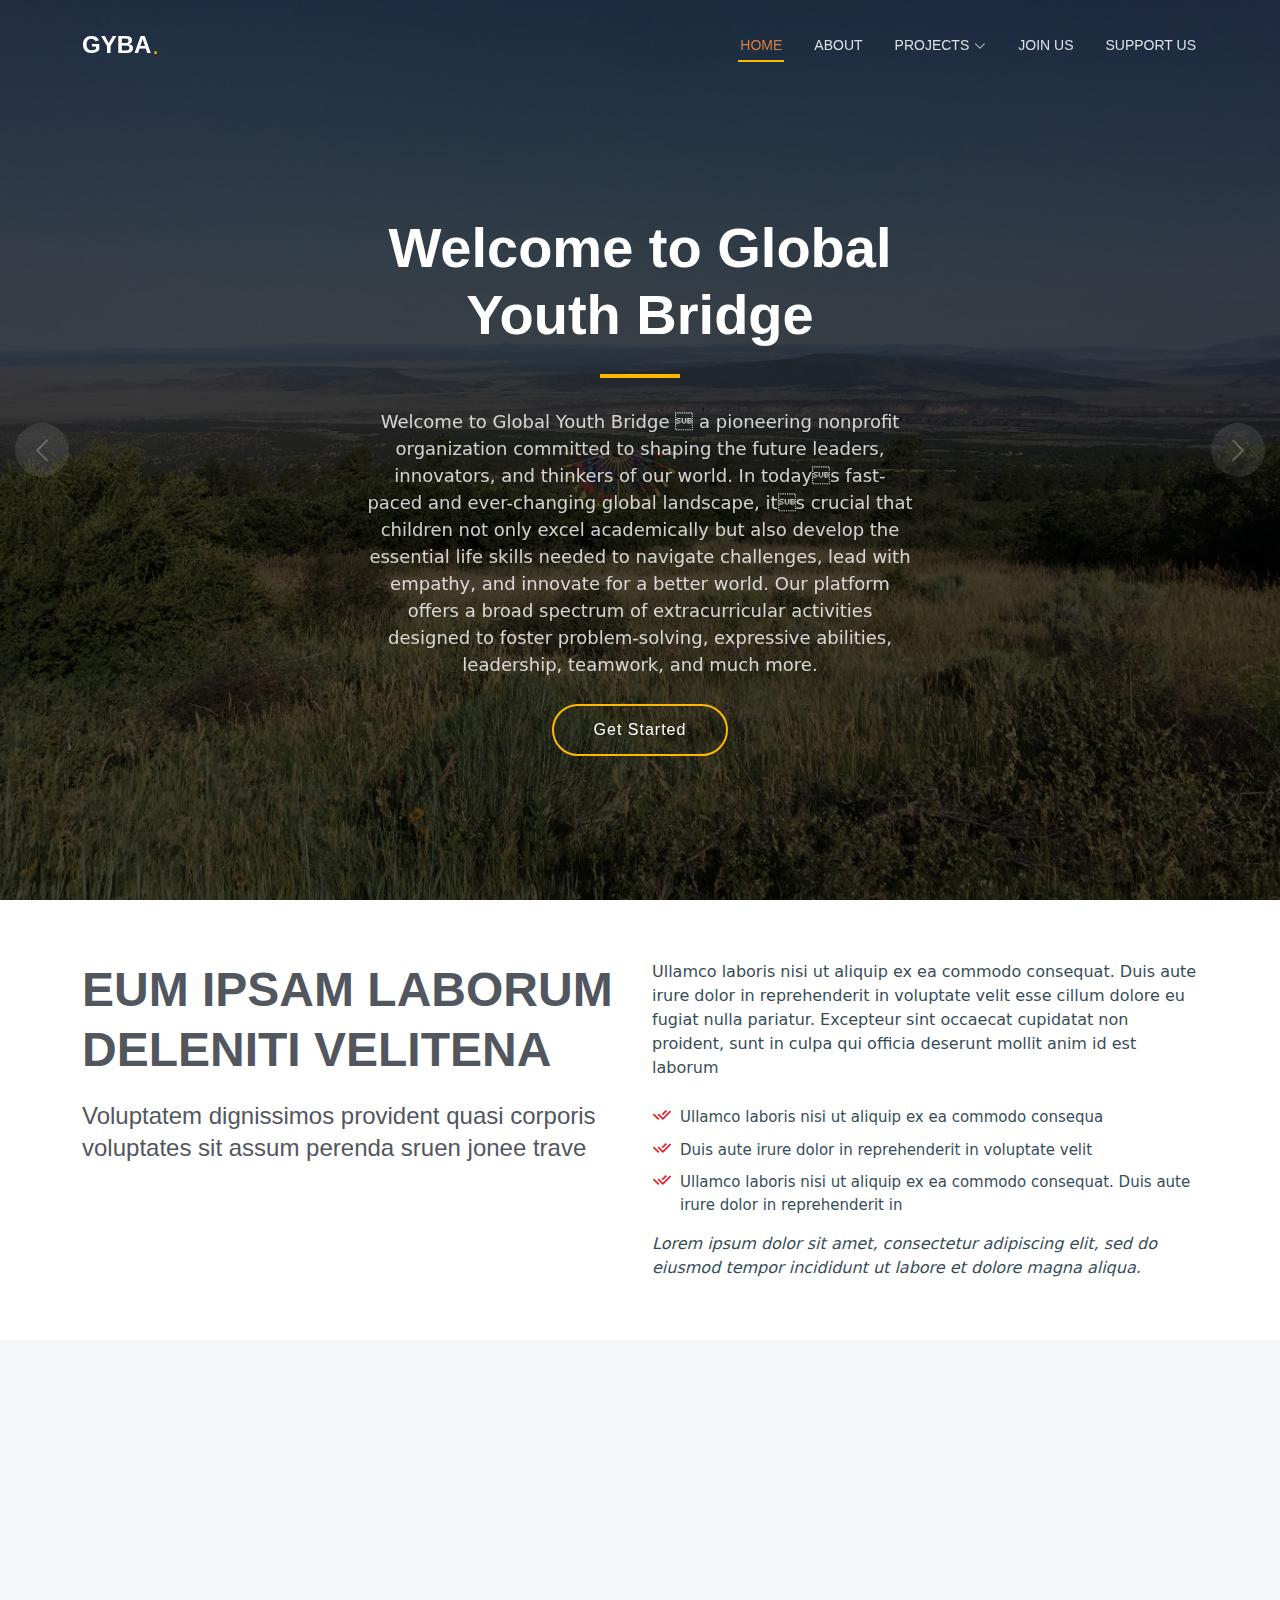
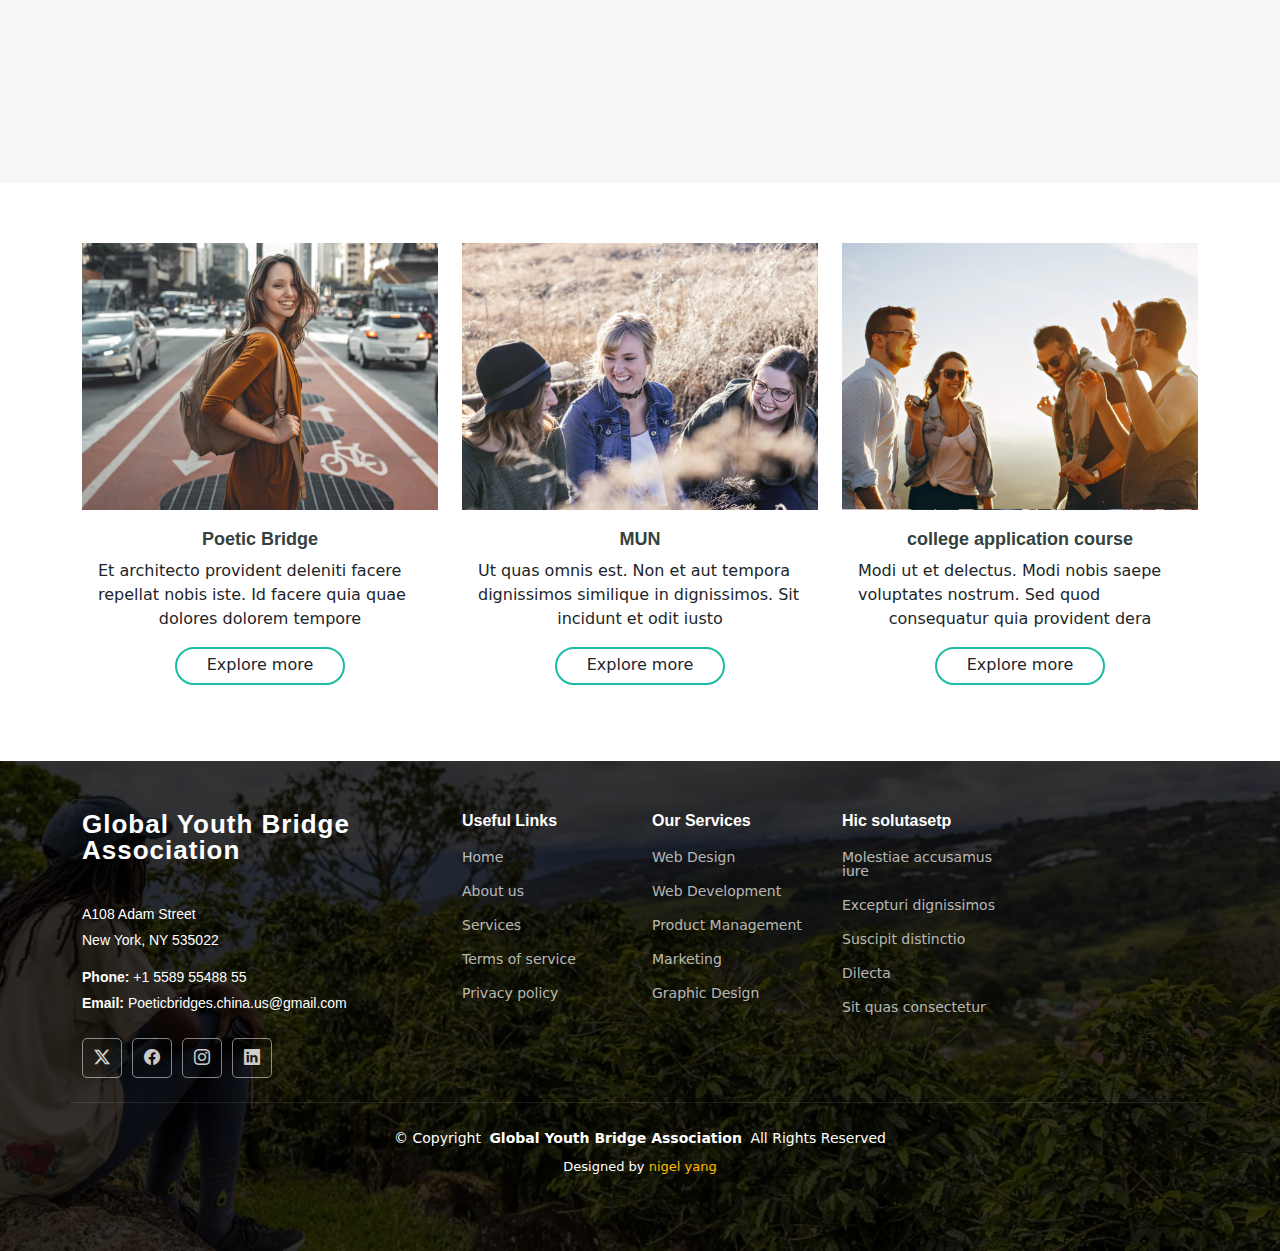
<file: index.html>
<!DOCTYPE html>
<html lang="en">

<head>
  <meta charset="utf-8">
  <meta content="width=device-width, initial-scale=1.0" name="viewport">
  <title>Home - Global Youth Bridge Association</title>
  <meta content="" name="description">
  <meta content="" name="keywords">

  <!-- Favicons -->
  <link href="assets/img/favicon.png" rel="icon">
  <link href="assets/img/apple-touch-icon.png" rel="apple-touch-icon">

  <!-- Fonts
  <link href="https://fonts.googleapis.com" rel="preconnect">
  <link href="https://fonts.gstatic.com" rel="preconnect" crossorigin>
  <link href="https://fonts.googleapis.com/css2?family=Roboto:ital,wght@0,100;0,300;0,400;0,500;0,700;0,900;1,100;1,300;1,400;1,500;1,700;1,900&family=Open+Sans:ital,wght@0,300;0,400;0,500;0,600;0,700;0,800;1,300;1,400;1,500;1,600;1,700;1,800&family=Poppins:ital,wght@0,100;0,200;0,300;0,400;0,500;0,600;0,700;0,800;0,900;1,100;1,200;1,300;1,400;1,500;1,600;1,700;1,800;1,900&display=swap" rel="stylesheet">
 -->
  <!-- Vendor CSS Files -->
  <link href="assets/vendor/bootstrap/css/bootstrap.min.css" rel="stylesheet">
  <link href="assets/vendor/bootstrap-icons/bootstrap-icons.css" rel="stylesheet">
  <link href="assets/vendor/aos/aos.css" rel="stylesheet">
  <link href="assets/vendor/fontawesome-free/css/all.min.css" rel="stylesheet">
  <link href="assets/vendor/glightbox/css/glightbox.min.css" rel="stylesheet">
  <link href="assets/vendor/swiper/swiper-bundle.min.css" rel="stylesheet">

  <!-- Main CSS File -->
  <link href="assets/css/main.css" rel="stylesheet">

  <!-- =======================================================
  * Template Name: UpConstruction
  * Template URL: https://bootstrapmade.com/upconstruction-bootstrap-construction-website-template/
  * Updated: Jun 14 2024 with Bootstrap v5.3.3
  * Author: BootstrapMade.com
  * License: https://bootstrapmade.com/license/
  ======================================================== -->
</head>

<body class="index-page">

  <header id="header" class="header d-flex align-items-center fixed-top">
    <div class="container-fluid container-xl position-relative d-flex align-items-center justify-content-between">

      <a href="index.html" class="logo d-flex align-items-center">
        <!-- Uncomment the line below if you also wish to use an image logo -->
        <!-- <img src="assets/img/logo.png" alt=""> -->
        <h1 class="sitename">GYBA</h1> <span>.</span>
      </a>

      <nav id="navmenu" class="navmenu">
        <ul>
          <li><a href="index.html" class="active">Home</a></li>
          <li><a href="about.html">About</a></li>
          <!--
          <li><a href="services.html">Services</a></li>
          -->
          <li class="dropdown"><a href="projects.html"><span>Projects</span> <i class="bi bi-chevron-down toggle-dropdown"></i></a>
          	<ul>
          		<li><a href="poetic-details.html">Poetic Bridges</a></li>
              <li><a href="mun-details.html">MUN</a></li>
              <li><a href="course-details.html">college application course</a></li>
            </ul>
          </li>
          
          <!--
          <li><a href="blog.html">Blog</a></li>
          
          <li class="dropdown"><a href="#"><span>Dropdown</span> <i class="bi bi-chevron-down toggle-dropdown"></i></a>
            <ul>
              <li><a href="#">Dropdown 1</a></li>
              <li class="dropdown"><a href="#"><span>Deep Dropdown</span> <i class="bi bi-chevron-down toggle-dropdown"></i></a>
                <ul>
                  <li><a href="#">Deep Dropdown 1</a></li>
                  <li><a href="#">Deep Dropdown 2</a></li>
                  <li><a href="#">Deep Dropdown 3</a></li>
                  <li><a href="#">Deep Dropdown 4</a></li>
                  <li><a href="#">Deep Dropdown 5</a></li>
                </ul>
              </li>
              <li><a href="#">Dropdown 2</a></li>
              <li><a href="#">Dropdown 3</a></li>
              <li><a href="#">Dropdown 4</a></li>
            </ul>
          </li>
          -->
          <li><a href="joinus.html">Join Us</a></li>
          <li><a href="support.html">Support Us</a></li>
        </ul>
        <i class="mobile-nav-toggle d-xl-none bi bi-list"></i>
      </nav>

    </div>
  </header>

  <main class="main">

    <!-- Hero Section -->
    <section id="hero" class="hero section">

      <div class="info d-flex align-items-center">
        <div class="container">
          <div class="row justify-content-center" data-aos="fade-up" data-aos-delay="100">
            <div class="col-lg-6 text-center">
              <h2>Welcome to Global Youth Bridge</h2>
              <p>Welcome to Global Youth Bridge  a pioneering nonprofit organization committed to shaping the future leaders, innovators, and thinkers of our world. In todays fast-paced and ever-changing global landscape, its crucial that children not only excel academically but also develop the essential life skills needed to navigate challenges, lead with empathy, and innovate for a better world. Our platform offers a broad spectrum of extracurricular activities designed to foster problem-solving, expressive abilities, leadership, teamwork, and much more.</p>
              <a href="#get-started" class="btn-get-started">Get Started</a>
            </div>
          </div>
        </div>
      </div>

      <div id="hero-carousel" class="carousel slide" data-bs-ride="carousel" data-bs-interval="5000">

        <div class="carousel-item">
          <img src="assets/img/hero-carousel/hero-carousel-1.jpg" alt="">
        </div>

        <div class="carousel-item active">
          <img src="assets/img/hero-carousel/hero-carousel-2.jpg" alt="">
        </div>

        <div class="carousel-item">
          <img src="assets/img/hero-carousel/hero-carousel-3.jpg" alt="">
        </div>
        <!--
        <div class="carousel-item">
          <img src="assets/img/hero-carousel/hero-carousel-4.jpg" alt="">
        </div>

        <div class="carousel-item">
          <img src="assets/img/hero-carousel/hero-carousel-5.jpg" alt="">
        </div>
        -->
        <a class="carousel-control-prev" href="#hero-carousel" role="button" data-bs-slide="prev">
          <span class="carousel-control-prev-icon bi bi-chevron-left" aria-hidden="true"></span>
        </a>

        <a class="carousel-control-next" href="#hero-carousel" role="button" data-bs-slide="next">
          <span class="carousel-control-next-icon bi bi-chevron-right" aria-hidden="true"></span>
        </a>

      </div>

    </section><!-- /Hero Section -->

<!-- ======= About Section ======= -->
    <section id="about" class="about">
      <div class="container">

        <div class="row content">
          <div class="col-lg-6">
            <h2>Eum ipsam laborum deleniti velitena</h2>
            <h3>Voluptatem dignissimos provident quasi corporis voluptates sit assum perenda sruen jonee trave</h3>
          </div>
          <div class="col-lg-6 pt-4 pt-lg-0">
            <p>
              Ullamco laboris nisi ut aliquip ex ea commodo consequat. Duis aute irure dolor in reprehenderit in voluptate
              velit esse cillum dolore eu fugiat nulla pariatur. Excepteur sint occaecat cupidatat non proident, sunt in
              culpa qui officia deserunt mollit anim id est laborum
            </p>
            <ul>
              <li><i class="ri-check-double-line"></i> Ullamco laboris nisi ut aliquip ex ea commodo consequa</li>
              <li><i class="ri-check-double-line"></i> Duis aute irure dolor in reprehenderit in voluptate velit</li>
              <li><i class="ri-check-double-line"></i> Ullamco laboris nisi ut aliquip ex ea commodo consequat. Duis aute irure dolor in reprehenderit in</li>
            </ul>
            <p class="fst-italic">
              Lorem ipsum dolor sit amet, consectetur adipiscing elit, sed do eiusmod tempor incididunt ut labore et dolore
              magna aliqua.
            </p>
          </div>
        </div>

      </div>
    </section><!-- End About Section -->
    
    <section id="services" class="services">
      <div class="container">

        <div class="section-title" data-aos="zoom-out">
          <h2>Projects</h2>
          <p>What we do</p>
        </div>

        <div class="row">
          <div class="col-lg-4 col-md-6">
            <div class="icon-box" data-aos="zoom-in-left">
              <div class="icon"><i class="bi bi-book" style="color: #e9bf06;"></i></div>
              <h4 class="title"><a href="">Poetic Bridge</a></h4>
              <p class="description">Voluptatum deleniti atque corrupti quos dolores et quas molestias excepturi sint occaecati cupiditate non provident</p>
            </div>
          </div>
          <div class="col-lg-4 col-md-6 mt-5 mt-md-0">
            <div class="icon-box" data-aos="zoom-in-left" data-aos-delay="100">
              <div class="icon"><i class="bi bi-card-checklist" style="color: #3fcdc7;"></i></div>
              <h4 class="title"><a href="">MUN</a></h4>
              <p class="description">Minim veniam, quis nostrud exercitation ullamco laboris nisi ut aliquip ex ea commodo consequat tarad limino ata</p>
            </div>
          </div>

          <div class="col-lg-4 col-md-6 mt-5 mt-lg-0 ">
            <div class="icon-box" data-aos="zoom-in-left" data-aos-delay="200">
              <div class="icon"><i class="bi bi-binoculars" style="color: #41cf2e;"></i></div>
              <h4 class="title"><a href="">college application course</a></h4>
              <p class="description">Duis aute irure dolor in reprehenderit in voluptate velit esse cillum dolore eu fugiat nulla pariatur</p>
            </div>
          </div>
        </div>

      </div>
    </section><!-- End Services Section -->
    
    <!-- ======= More Services Section ======= -->
    <section class="more-services section-bg">
      <div class="container">

        <div class="row">
          <div class="col-lg-4 col-md-6 d-flex align-items-stretch mb-5 mb-lg-0">
            <div class="card">
              <img src="assets/img/more-service-1.jpg" class="card-img-top" alt="...">
              <div class="card-body">
                <h5 class="card-title"><a href="">Poetic Bridge</a></h5>
                <p class="card-text">Et architecto provident deleniti facere repellat nobis iste. Id facere quia quae dolores dolorem tempore</p>
                <a href="#" class="btn">Explore more</a>
              </div>
            </div>
          </div>
          <div class="col-lg-4 col-md-6 d-flex align-items-stretch mb-5 mb-lg-0">
            <div class="card">
              <img src="assets/img/more-service-2.jpg" class="card-img-top" alt="...">
              <div class="card-body">
                <h5 class="card-title"><a href="">MUN</a></h5>
                <p class="card-text">Ut quas omnis est. Non et aut tempora dignissimos similique in dignissimos. Sit incidunt et odit iusto</p>
                <a href="#" class="btn">Explore more</a>
              </div>
            </div>
          </div>
          <div class="col-lg-4 col-md-6 d-flex align-items-stretch mb-5 mb-lg-0">
            <div class="card">
              <img src="assets/img/more-service-3.jpg" class="card-img-top" alt="...">
              <div class="card-body">
                <h5 class="card-title"><a href="">college application course</a></h5>
                <p class="card-text">Modi ut et delectus. Modi nobis saepe voluptates nostrum. Sed quod consequatur quia provident dera</p>
                <a href="#" class="btn">Explore more</a>
              </div>
            </div>
          </div>
        </div>

      </div>
    </section><!-- End More Services Section -->

    

  </main>

  <footer id="footer" class="footer">

    <div class="container footer-top">
      <div class="row gy-4">
        <div class="col-lg-4 col-md-6 footer-about">
          <a href="index.html" class="logo d-flex align-items-center">
            <span class="sitename">Global Youth Bridge Association</span>
          </a>
          <div class="footer-contact pt-3">
            <p>A108 Adam Street</p>
            <p>New York, NY 535022</p>
            <p class="mt-3"><strong>Phone:</strong> <span>+1 5589 55488 55</span></p>
            <p><strong>Email:</strong> <span>Poeticbridges.china.us@gmail.com</span></p>
          </div>
          <div class="social-links d-flex mt-4">
            <a href=""><i class="bi bi-twitter-x"></i></a>
            <a href=""><i class="bi bi-facebook"></i></a>
            <a href=""><i class="bi bi-instagram"></i></a>
            <a href=""><i class="bi bi-linkedin"></i></a>
          </div>
        </div>

        <div class="col-lg-2 col-md-3 footer-links">
          <h4>Useful Links</h4>
          <ul>
            <li><a href="#">Home</a></li>
            <li><a href="#">About us</a></li>
            <li><a href="#">Services</a></li>
            <li><a href="#">Terms of service</a></li>
            <li><a href="#">Privacy policy</a></li>
          </ul>
        </div>

        <div class="col-lg-2 col-md-3 footer-links">
          <h4>Our Services</h4>
          <ul>
            <li><a href="#">Web Design</a></li>
            <li><a href="#">Web Development</a></li>
            <li><a href="#">Product Management</a></li>
            <li><a href="#">Marketing</a></li>
            <li><a href="#">Graphic Design</a></li>
          </ul>
        </div>

        <div class="col-lg-2 col-md-3 footer-links">
          <h4>Hic solutasetp</h4>
          <ul>
            <li><a href="#">Molestiae accusamus iure</a></li>
            <li><a href="#">Excepturi dignissimos</a></li>
            <li><a href="#">Suscipit distinctio</a></li>
            <li><a href="#">Dilecta</a></li>
            <li><a href="#">Sit quas consectetur</a></li>
          </ul>
        </div>
<!--
        <div class="col-lg-2 col-md-3 footer-links">
          <h4>Nobis illum</h4>
          <ul>
            <li><a href="#">Ipsam</a></li>
            <li><a href="#">Laudantium dolorum</a></li>
            <li><a href="#">Dinera</a></li>
            <li><a href="#">Trodelas</a></li>
            <li><a href="#">Flexo</a></li>
          </ul>
        </div>
-->
      </div>
    </div>

    <div class="container copyright text-center mt-4">
      <p>© <span>Copyright</span> <strong class="px-1 sitename"> Global Youth Bridge Association</strong> <span>All Rights Reserved</span></p>
      <div class="credits">
        <!-- All the links in the footer should remain intact. -->
        <!-- You can delete the links only if you've purchased the pro version. -->
        <!-- Licensing information: https://bootstrapmade.com/license/ -->
        <!-- Purchase the pro version with working PHP/AJAX contact form: [buy-url] -->
        Designed by <a href="#">nigel yang</a>
      </div>
    </div>

  </footer>

  <!-- Scroll Top -->
  <a href="#" id="scroll-top" class="scroll-top d-flex align-items-center justify-content-center"><i class="bi bi-arrow-up-short"></i></a>

  <!-- Preloader -->
  <div id="preloader"></div>

  <!-- Vendor JS Files -->
  <script src="assets/vendor/bootstrap/js/bootstrap.bundle.min.js"></script>
  <script src="assets/vendor/php-email-form/validate.js"></script>
  <script src="assets/vendor/aos/aos.js"></script>
  <script src="assets/vendor/glightbox/js/glightbox.min.js"></script>
  <script src="assets/vendor/imagesloaded/imagesloaded.pkgd.min.js"></script>
  <script src="assets/vendor/isotope-layout/isotope.pkgd.min.js"></script>
  <script src="assets/vendor/swiper/swiper-bundle.min.js"></script>
  <script src="assets/vendor/purecounter/purecounter_vanilla.js"></script>

  <!-- Main JS File -->
  <script src="assets/js/main.js"></script>

</body>

</html>
</file>
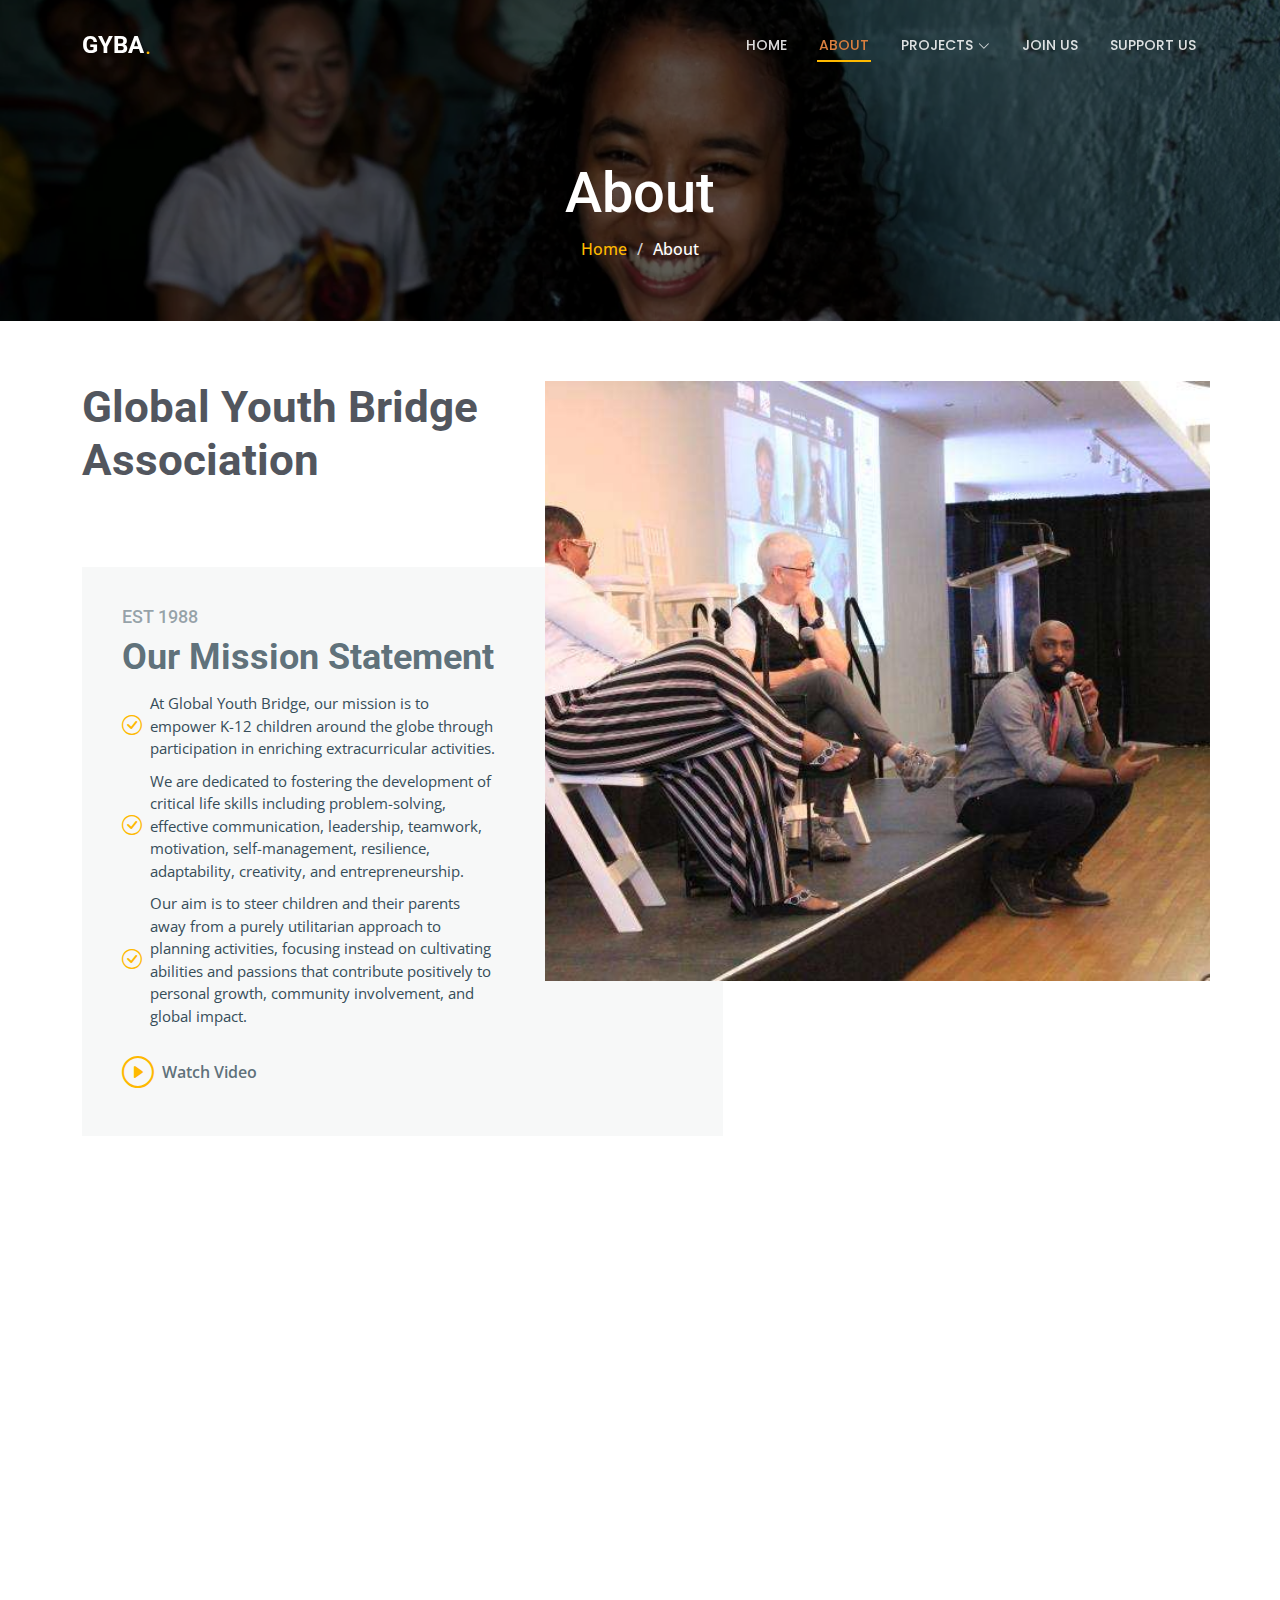
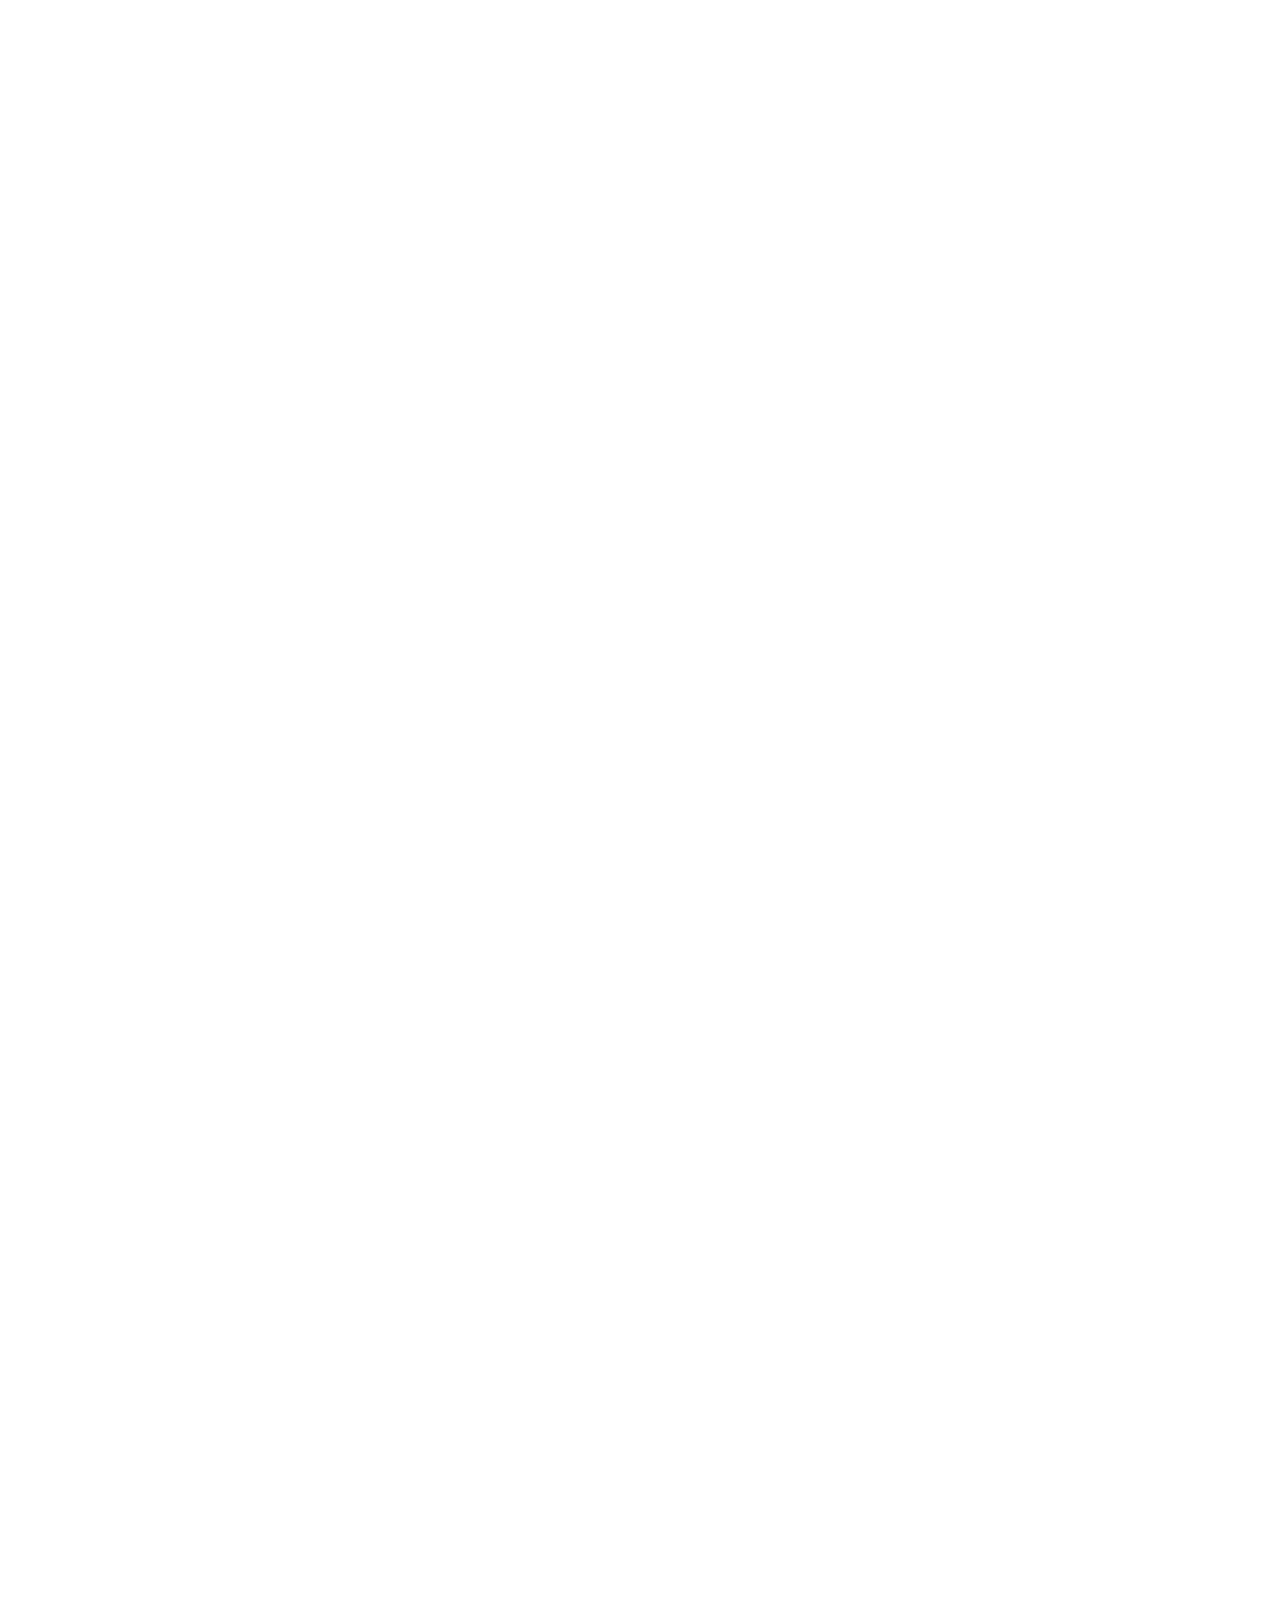
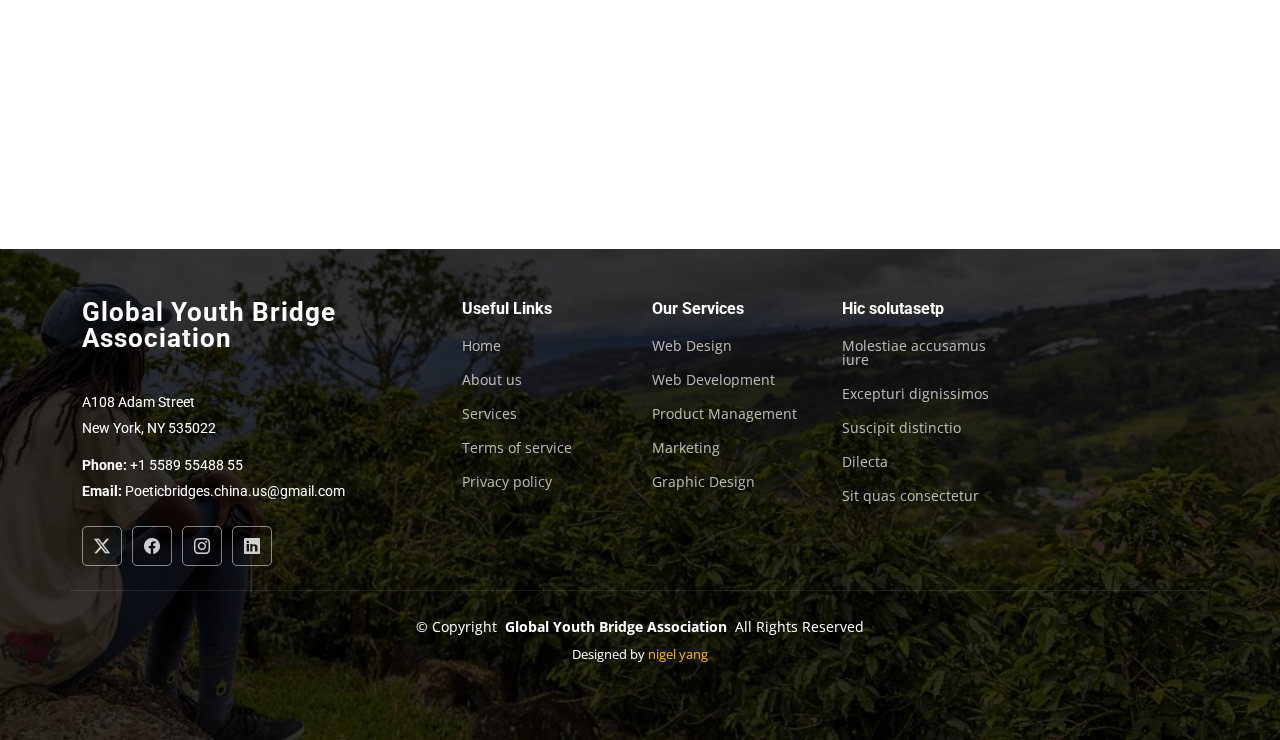
<file: about.html>
<!DOCTYPE html>
<html lang="en">

<head>
  <meta charset="utf-8">
  <meta content="width=device-width, initial-scale=1.0" name="viewport">
  <title>About - Global Youth Bridge Association</title>
  <meta content="" name="description">
  <meta content="" name="keywords">

  <!-- Favicons -->
  <link href="assets/img/favicon.png" rel="icon">
  <link href="assets/img/apple-touch-icon.png" rel="apple-touch-icon">

  <!-- Fonts -->
  <link href="https://fonts.googleapis.com" rel="preconnect">
  <link href="https://fonts.gstatic.com" rel="preconnect" crossorigin>
  <link href="https://fonts.googleapis.com/css2?family=Roboto:ital,wght@0,100;0,300;0,400;0,500;0,700;0,900;1,100;1,300;1,400;1,500;1,700;1,900&family=Open+Sans:ital,wght@0,300;0,400;0,500;0,600;0,700;0,800;1,300;1,400;1,500;1,600;1,700;1,800&family=Poppins:ital,wght@0,100;0,200;0,300;0,400;0,500;0,600;0,700;0,800;0,900;1,100;1,200;1,300;1,400;1,500;1,600;1,700;1,800;1,900&display=swap" rel="stylesheet">

  <!-- Vendor CSS Files -->
  <link href="assets/vendor/bootstrap/css/bootstrap.min.css" rel="stylesheet">
  <link href="assets/vendor/bootstrap-icons/bootstrap-icons.css" rel="stylesheet">
  <link href="assets/vendor/aos/aos.css" rel="stylesheet">
  <link href="assets/vendor/fontawesome-free/css/all.min.css" rel="stylesheet">
  <link href="assets/vendor/glightbox/css/glightbox.min.css" rel="stylesheet">
  <link href="assets/vendor/swiper/swiper-bundle.min.css" rel="stylesheet">

  <!-- Main CSS File -->
  <link href="assets/css/main.css" rel="stylesheet">

  <!-- =======================================================
  * Template Name: UpConstruction
  * Template URL: https://bootstrapmade.com/upconstruction-bootstrap-construction-website-template/
  * Updated: Jun 14 2024 with Bootstrap v5.3.3
  * Author: BootstrapMade.com
  * License: https://bootstrapmade.com/license/
  ======================================================== -->
</head>

<body class="about-page">

  <header id="header" class="header d-flex align-items-center fixed-top">
    <div class="container-fluid container-xl position-relative d-flex align-items-center justify-content-between">

      <a href="index.html" class="logo d-flex align-items-center">
        <!-- Uncomment the line below if you also wish to use an image logo -->
        <!-- <img src="assets/img/logo.png" alt=""> -->
        <h1 class="sitename">GYBA</h1> <span>.</span>
      </a>

      <nav id="navmenu" class="navmenu">
        <ul>
          <li><a href="index.html">Home</a></li>
          <li><a href="about.html" class="active">About</a></li>
          <!--
          <li><a href="services.html">Services</a></li>
          -->
          <li class="dropdown"><a href="projects.html"><span>Projects</span> <i class="bi bi-chevron-down toggle-dropdown"></i></a> 
          	<ul>
          		<li><a href="poetic-details.html">Poetic Bridges</a></li>
              <li><a href="mun-details.html">MUN</a></li>
              <li><a href="course-details.html">college application course</a></li>
            </ul>
          </li>
          
          <!--
          <li><a href="blog.html">Blog</a></li>
          
          <li class="dropdown"><a href="#"><span>Dropdown</span> <i class="bi bi-chevron-down toggle-dropdown"></i></a>
            <ul>
              <li><a href="#">Dropdown 1</a></li>
              <li class="dropdown"><a href="#"><span>Deep Dropdown</span> <i class="bi bi-chevron-down toggle-dropdown"></i></a>
                <ul>
                  <li><a href="#">Deep Dropdown 1</a></li>
                  <li><a href="#">Deep Dropdown 2</a></li>
                  <li><a href="#">Deep Dropdown 3</a></li>
                  <li><a href="#">Deep Dropdown 4</a></li>
                  <li><a href="#">Deep Dropdown 5</a></li>
                </ul>
              </li>
              <li><a href="#">Dropdown 2</a></li>
              <li><a href="#">Dropdown 3</a></li>
              <li><a href="#">Dropdown 4</a></li>
            </ul>
          </li>
          -->
          <li><a href="joinus.html">Join Us</a></li>
          <li><a href="support.html">Support Us</a></li>
        </ul>
        <i class="mobile-nav-toggle d-xl-none bi bi-list"></i>
      </nav>

    </div>
  </header>

  <main class="main">

    <!-- Page Title -->
    <div class="page-title" style="background-image: url(assets/img/access.jpg.webp);">
      <div class="container position-relative">
        <h1>About</h1>
        <nav class="breadcrumbs">
          <ol>
            <li><a href="index.html">Home</a></li>
            <li class="current">About</li>
          </ol>
        </nav>
      </div>
    </div><!-- End Page Title -->

    <!-- About Section -->
    <section id="about" class="about section">

      <div class="container">

        <div class="row position-relative">

          <div class="col-lg-7 about-img" data-aos="zoom-out" data-aos-delay="200"><img src="assets/img/about.jpg"></div>

          <div class="col-lg-7" data-aos="fade-up" data-aos-delay="100">
            <h2 class="inner-title">Global Youth Bridge Association</h2>
            <div class="our-story">
              <h4>Est 1988</h4>
              <h3>Our Mission Statement</h3>
              <!--<p>Inventore aliquam beatae at et id alias. Ipsa dolores amet consequuntur minima quia maxime autem. Quidem id sed ratione. Tenetur provident autem in reiciendis rerum at dolor. Aliquam consectetur laudantium temporibus dicta minus dolor.</p>-->
              <ul>
                <li><i class="bi bi-check-circle"></i> <span>At Global Youth Bridge, our mission is to empower K-12 children around the globe through participation in enriching extracurricular activities.</span></li>
                <li><i class="bi bi-check-circle"></i> <span>We are dedicated to fostering the development of critical life skills including problem-solving, effective communication, leadership, teamwork, motivation, self-management, resilience, adaptability, creativity, and entrepreneurship. </span></li>
                <li><i class="bi bi-check-circle"></i> <span>Our aim is to steer children and their parents away from a purely utilitarian approach to planning activities, focusing instead on cultivating abilities and passions that contribute positively to personal growth, community involvement, and global impact.</span></li>
              </ul>
              <!--<p>Vitae autem velit excepturi fugit. Animi ad non. Eligendi et non nesciunt suscipit repellendus porro in quo eveniet. Molestias in maxime doloremque.</p>-->

              <div class="watch-video d-flex align-items-center position-relative">
                <i class="bi bi-play-circle"></i>
                <a href="https://www.youtube.com/watch?v=LXb3EKWsInQ" class="glightbox stretched-link">Watch Video</a>
              </div>
            </div>
          </div>

        </div>

      </div>

    </section><!-- /About Section -->

    <!-- Stats Counter Section -->
    <section id="stats-counter" class="stats-counter section">

      <!-- Section Title -->
      <div class="container section-title" data-aos="fade-up">
        <h2>Stats</h2>
        <p>Necessitatibus eius consequatur ex aliquid fuga eum quidem sint consectetur velit</p>
      </div><!-- End Section Title -->

      <div class="container" data-aos="fade-up" data-aos-delay="100">

        <div class="row gy-4">

          <div class="col-lg-3 col-md-6">
            <div class="stats-item d-flex align-items-center w-100 h-100">
              <i class="bi bi-emoji-smile color-blue flex-shrink-0"></i>
              <div>
                <span data-purecounter-start="0" data-purecounter-end="232" data-purecounter-duration="1" class="purecounter"></span>
                <p>Happy Clients</p>
              </div>
            </div>
          </div><!-- End Stats Item -->

          <div class="col-lg-3 col-md-6">
            <div class="stats-item d-flex align-items-center w-100 h-100">
              <i class="bi bi-journal-richtext color-orange flex-shrink-0"></i>
              <div>
                <span data-purecounter-start="0" data-purecounter-end="521" data-purecounter-duration="1" class="purecounter"></span>
                <p>Projects</p>
              </div>
            </div>
          </div><!-- End Stats Item -->

          <div class="col-lg-3 col-md-6">
            <div class="stats-item d-flex align-items-center w-100 h-100">
              <i class="bi bi-headset color-green flex-shrink-0"></i>
              <div>
                <span data-purecounter-start="0" data-purecounter-end="1463" data-purecounter-duration="1" class="purecounter"></span>
                <p>Hours Of Support</p>
              </div>
            </div>
          </div><!-- End Stats Item -->

          <div class="col-lg-3 col-md-6">
            <div class="stats-item d-flex align-items-center w-100 h-100">
              <i class="bi bi-people color-pink flex-shrink-0"></i>
              <div>
                <span data-purecounter-start="0" data-purecounter-end="15" data-purecounter-duration="1" class="purecounter"></span>
                <p>Hard Workers</p>
              </div>
            </div>
          </div><!-- End Stats Item -->

        </div>

      </div>

    </section><!-- /Stats Counter Section -->


    <!-- Alt Services 2 Section --><!--
    <section id="alt-services-2" class="alt-services-2 section">

      <div class="container">

        <div class="row justify-content-around gy-4">

          <div class="col-lg-6 d-flex flex-column justify-content-center order-2 order-lg-1" data-aos="fade-up" data-aos-delay="100">
            <h3>Enim quis est voluptatibus aliquid consequatur</h3>
            <p>Esse voluptas cumque vel exercitationem. Reiciendis est hic accusamus. Non ipsam et sed minima temporibus laudantium. Soluta voluptate sed facere corporis dolores excepturi</p>

            <div class="row">

              <div class="col-lg-6 icon-box d-flex">
                <i class="bi bi-easel flex-shrink-0"></i>
                <div>
                  <h4>Lorem Ipsum</h4>
                  <p>Voluptatum deleniti atque corrupti quos dolores et quas molestias </p>
                </div>
              </div>!-- End Icon Box --

              <div class="col-lg-6 icon-box d-flex">
                <i class="bi bi-patch-check flex-shrink-0"></i>
                <div>
                  <h4>Nemo Enim</h4>
                  <p>At vero eos et accusamus et iusto odio dignissimos ducimus qui blanditiise</p>
                </div>
              </div>!-- End Icon Box --

              <div class="col-lg-6 icon-box d-flex">
                <i class="bi bi-brightness-high flex-shrink-0"></i>
                <div>
                  <h4>Dine Pad</h4>
                  <p>Explicabo est voluptatum asperiores consequatur magnam. Et veritatis odit</p>
                </div>
              </div> !--End Icon Box --

              <div class="col-lg-6 icon-box d-flex">
                <i class="bi bi-brightness-high flex-shrink-0"></i>
                <div>
                  <h4>Tride clov</h4>
                  <p>Est voluptatem labore deleniti quis a delectus et. Saepe dolorem libero sit</p>
                </div>
              </div> !--End Icon Box --

            </div>

          </div>

          <div class="features-image col-lg-5 order-1 order-lg-2" data-aos="fade-up" data-aos-delay="200">
            <img src="assets/img/features-3-2.jpg" alt="">
          </div>

        </div>

      </div>

    </section>--><!-- /Alt Services 2 Section -->

    <!-- Team Section -->
    <section id="team" class="team section">

      <!-- Section Title -->
      <div class="container section-title" data-aos="fade-up">
        <h2>Team</h2>
        <p>Necessitatibus eius consequatur ex aliquid fuga eum quidem sint consectetur velit</p>
      </div><!-- End Section Title -->

      <div class="container">

        <div class="row gy-5">

          <div class="col-lg-4 col-md-6 member" data-aos="fade-up" data-aos-delay="100">
            <div class="member-img">
              <img src="assets/img/team/Shirley.jpg" class="img-fluid" alt="">
              <div class="social">
                <a href="#"><i class="bi bi-twitter-x"></i></a>
                <a href="#"><i class="bi bi-facebook"></i></a>
                <a href="#"><i class="bi bi-instagram"></i></a>
                <a href="#"><i class="bi bi-linkedin"></i></a>
              </div>
            </div>
            <div class="member-info text-center">
              <h4>Xueer (Shirley) Xiao</h4>
              <span>Founder, President of Poetic Bridges</span>
              <p>Xueer Xiao, Class of 2025 at Shenzhen College of International Education, hopes to impact the world through the realms of literature, gender, and education. Believing that poetry has the power to unite people around the globe, she founded Poetic Bridges to help Chinese adoptees explore and embrace their cultural identity.</p>
            </div>
          </div><!-- End Team Member -->

          <div class="col-lg-4 col-md-6 member" data-aos="fade-up" data-aos-delay="200">
            <div class="member-img">
              <img src="assets/img/team/Alice.jpg" class="img-fluid" alt="">
              <div class="social">
                <a href="#"><i class="bi bi-twitter-x"></i></a>
                <a href="#"><i class="bi bi-facebook"></i></a>
                <a href="#"><i class="bi bi-instagram"></i></a>
                <a href="#"><i class="bi bi-linkedin"></i></a>
              </div>
            </div>
            <div class="member-info text-center">
              <h4>Ouyue (Alice) Yu</h4>
              <span>Vice President of Poetic Bridges, US relations officer</span>
              <p>Ouyue Yu, Class of 2025 at Arnold O. Beckman High School is passionate about medicine, global affairs and serving her community through communicating and connecting with others. Through Poetic Bridges, she works closely with adoptees and families and connects with members in China to make sure that they have the experience that they deserve. </p>
            </div>
          </div><!-- End Team Member -->

          <div class="col-lg-4 col-md-6 member" data-aos="fade-up" data-aos-delay="300">
            <div class="member-img">
              <img src="assets/img/team/Toby.jpg" class="img-fluid" alt="">
              <div class="social">
                <a href="#"><i class="bi bi-twitter-x"></i></a>
                <a href="#"><i class="bi bi-facebook"></i></a>
                <a href="#"><i class="bi bi-instagram"></i></a>
                <a href="#"><i class="bi bi-linkedin"></i></a>
              </div>
            </div>
            <div class="member-info text-center">
              <h4>Jinghan (Toby) You</h4>
              <span>Social Media Manager</span>
              <p>Jinghan You, class of 2025 at Maranatha Christian High School, is passionate about business, public speaking, and social issues like anti-sexism and mental health. At Poetic Bridge, he films educational videos, bringing awareness to Chinese cultures and issues while managing the social media page.</p>
            </div>
          </div><!-- End Team Member -->

          <div class="col-lg-4 col-md-6 member" data-aos="fade-up" data-aos-delay="400">
            <div class="member-img">
              <img src="assets/img/team/Carson.jpg" class="img-fluid" alt="">
              <div class="social">
                <a href="#"><i class="bi bi-twitter-x"></i></a>
                <a href="#"><i class="bi bi-facebook"></i></a>
                <a href="#"><i class="bi bi-instagram"></i></a>
                <a href="#"><i class="bi bi-linkedin"></i></a>
              </div>
            </div>
            <div class="member-info text-center">
              <h4>Carson Gan</h4>
              <span>Arnold O. Beckman High School</span>
              <p>Carson Gan is a rising junior at Arnold O. Beckman High, and he is pleased to serve the community by helping the nonprofit. He is passionate about academics, and believes knowledge is a gift that should be shared to as many people as possible. Through Model UN, he has advanced my public speaking skills and knowledge of global relations, and he hopes to share this experience with you all!</p>
            </div>
          </div><!-- End Team Member -->

          <div class="col-lg-4 col-md-6 member" data-aos="fade-up" data-aos-delay="500">
            <div class="member-img">
              <img src="assets/img/team/Alice2.jpg" class="img-fluid" alt="">
              <div class="social">
                <a href="#"><i class="bi bi-twitter-x"></i></a>
                <a href="#"><i class="bi bi-facebook"></i></a>
                <a href="#"><i class="bi bi-instagram"></i></a>
                <a href="#"><i class="bi bi-linkedin"></i></a>
              </div>
            </div>
            <div class="member-info text-center">
              <h4>Ouyue (Alice) Yu</h4>
              <span>Arnold O. Beckman High School</span>
              <p>Alice yu is a rising senior currently attending Arnold O. Beckman High School. She is passionate about global affairs, public speaking as well as serving her community through many programs. Through Model United Nations, Alice has had the opportunity to lead, advance her knowledge about global conflicts, public speaking as well as her ability to make connections with others around the world.  She hopes to share and pass down these experience to others while helping out the team.  </p>
            </div>
          </div><!-- End Team Member -->

          <!--
          <div class="col-lg-4 col-md-6 member" data-aos="fade-up" data-aos-delay="600">
            <div class="member-img">
              <img src="assets/img/team/team-6.jpg" class="img-fluid" alt="">
              <div class="social">
                <a href="#"><i class="bi bi-twitter-x"></i></a>
                <a href="#"><i class="bi bi-facebook"></i></a>
                <a href="#"><i class="bi bi-instagram"></i></a>
                <a href="#"><i class="bi bi-linkedin"></i></a>
              </div>
            </div>
            <div class="member-info text-center">
              <h4>Josepha Palas</h4>
              <span>Operation</span>
              <p>Sint sint eveniet explicabo amet consequatur nesciunt error enim rerum earum et omnis fugit eligendi cupiditate vel</p>
            </div>
          </div>
          -->
          <!-- End Team Member -->

        </div>

      </div>

    </section><!-- /Team Section -->

    <!-- Testimonials Section -->
    <section id="testimonials" class="testimonials section">

      <!-- Section Title -->
      <div class="container section-title" data-aos="fade-up">
        <h2>Testimonials</h2>
        <p>Necessitatibus eius consequatur ex aliquid fuga eum quidem sint consectetur velit</p>
      </div><!-- End Section Title -->

      <div class="container" data-aos="fade-up" data-aos-delay="100">

        <div class="swiper init-swiper">
          <script type="application/json" class="swiper-config">
            {
              "loop": true,
              "speed": 600,
              "autoplay": {
                "delay": 5000
              },
              "slidesPerView": "auto",
              "pagination": {
                "el": ".swiper-pagination",
                "type": "bullets",
                "clickable": true
              },
              "breakpoints": {
                "320": {
                  "slidesPerView": 1,
                  "spaceBetween": 40
                },
                "1200": {
                  "slidesPerView": 2,
                  "spaceBetween": 20
                }
              }
            }
          </script>
          <div class="swiper-wrapper">

            <div class="swiper-slide">
              <div class="testimonial-wrap">
                <div class="testimonial-item">
                  <img src="assets/img/testimonials/testimonials-1.jpg" class="testimonial-img" alt="">
                  <h3>Saul Goodman</h3>
                  <h4>Ceo &amp; Founder</h4>
                  <div class="stars">
                    <i class="bi bi-star-fill"></i><i class="bi bi-star-fill"></i><i class="bi bi-star-fill"></i><i class="bi bi-star-fill"></i><i class="bi bi-star-fill"></i>
                  </div>
                  <p>
                    <i class="bi bi-quote quote-icon-left"></i>
                    <span>Proin iaculis purus consequat sem cure digni ssim donec porttitora entum suscipit rhoncus. Accusantium quam, ultricies eget id, aliquam eget nibh et. Maecen aliquam, risus at semper.</span>
                    <i class="bi bi-quote quote-icon-right"></i>
                  </p>
                </div>
              </div>
            </div><!-- End testimonial item -->

            <div class="swiper-slide">
              <div class="testimonial-wrap">
                <div class="testimonial-item">
                  <img src="assets/img/testimonials/testimonials-2.jpg" class="testimonial-img" alt="">
                  <h3>Sara Wilsson</h3>
                  <h4>Designer</h4>
                  <div class="stars">
                    <i class="bi bi-star-fill"></i><i class="bi bi-star-fill"></i><i class="bi bi-star-fill"></i><i class="bi bi-star-fill"></i><i class="bi bi-star-fill"></i>
                  </div>
                  <p>
                    <i class="bi bi-quote quote-icon-left"></i>
                    <span>Export tempor illum tamen malis malis eram quae irure esse labore quem cillum quid cillum eram malis quorum velit fore eram velit sunt aliqua noster fugiat irure amet legam anim culpa.</span>
                    <i class="bi bi-quote quote-icon-right"></i>
                  </p>
                </div>
              </div>
            </div><!-- End testimonial item -->

            <div class="swiper-slide">
              <div class="testimonial-wrap">
                <div class="testimonial-item">
                  <img src="assets/img/testimonials/testimonials-3.jpg" class="testimonial-img" alt="">
                  <h3>Jena Karlis</h3>
                  <h4>Store Owner</h4>
                  <div class="stars">
                    <i class="bi bi-star-fill"></i><i class="bi bi-star-fill"></i><i class="bi bi-star-fill"></i><i class="bi bi-star-fill"></i><i class="bi bi-star-fill"></i>
                  </div>
                  <p>
                    <i class="bi bi-quote quote-icon-left"></i>
                    <span>Enim nisi quem export duis labore cillum quae magna enim sint quorum nulla quem veniam duis minim tempor labore quem eram duis noster aute amet eram fore quis sint minim.</span>
                    <i class="bi bi-quote quote-icon-right"></i>
                  </p>
                </div>
              </div>
            </div><!-- End testimonial item -->

            <div class="swiper-slide">
              <div class="testimonial-wrap">
                <div class="testimonial-item">
                  <img src="assets/img/testimonials/testimonials-4.jpg" class="testimonial-img" alt="">
                  <h3>Matt Brandon</h3>
                  <h4>Freelancer</h4>
                  <div class="stars">
                    <i class="bi bi-star-fill"></i><i class="bi bi-star-fill"></i><i class="bi bi-star-fill"></i><i class="bi bi-star-fill"></i><i class="bi bi-star-fill"></i>
                  </div>
                  <p>
                    <i class="bi bi-quote quote-icon-left"></i>
                    <span>Fugiat enim eram quae cillum dolore dolor amet nulla culpa multos export minim fugiat minim velit minim dolor enim duis veniam ipsum anim magna sunt elit fore quem dolore labore illum veniam.</span>
                    <i class="bi bi-quote quote-icon-right"></i>
                  </p>
                </div>
              </div>
            </div><!-- End testimonial item -->

            <div class="swiper-slide">
              <div class="testimonial-wrap">
                <div class="testimonial-item">
                  <img src="assets/img/testimonials/testimonials-5.jpg" class="testimonial-img" alt="">
                  <h3>John Larson</h3>
                  <h4>Entrepreneur</h4>
                  <div class="stars">
                    <i class="bi bi-star-fill"></i><i class="bi bi-star-fill"></i><i class="bi bi-star-fill"></i><i class="bi bi-star-fill"></i><i class="bi bi-star-fill"></i>
                  </div>
                  <p>
                    <i class="bi bi-quote quote-icon-left"></i>
                    <span>Quis quorum aliqua sint quem legam fore sunt eram irure aliqua veniam tempor noster veniam enim culpa labore duis sunt culpa nulla illum cillum fugiat legam esse veniam culpa fore nisi cillum quid.</span>
                    <i class="bi bi-quote quote-icon-right"></i>
                  </p>
                </div>
              </div>
            </div><!-- End testimonial item -->

          </div>
          <div class="swiper-pagination"></div>
        </div>

      </div>

    </section><!-- /Testimonials Section -->

  </main>

  <footer id="footer" class="footer">

    <div class="container footer-top">
      <div class="row gy-4">
        <div class="col-lg-4 col-md-6 footer-about">
          <a href="index.html" class="logo d-flex align-items-center">
            <span class="sitename">Global Youth Bridge Association</span>
          </a>
          <div class="footer-contact pt-3">
            <p>A108 Adam Street</p>
            <p>New York, NY 535022</p>
            <p class="mt-3"><strong>Phone:</strong> <span>+1 5589 55488 55</span></p>
            <p><strong>Email:</strong> <span>Poeticbridges.china.us@gmail.com</span></p>
          </div>
          <div class="social-links d-flex mt-4">
            <a href=""><i class="bi bi-twitter-x"></i></a>
            <a href=""><i class="bi bi-facebook"></i></a>
            <a href=""><i class="bi bi-instagram"></i></a>
            <a href=""><i class="bi bi-linkedin"></i></a>
          </div>
        </div>

        <div class="col-lg-2 col-md-3 footer-links">
          <h4>Useful Links</h4>
          <ul>
            <li><a href="#">Home</a></li>
            <li><a href="#">About us</a></li>
            <li><a href="#">Services</a></li>
            <li><a href="#">Terms of service</a></li>
            <li><a href="#">Privacy policy</a></li>
          </ul>
        </div>

        <div class="col-lg-2 col-md-3 footer-links">
          <h4>Our Services</h4>
          <ul>
            <li><a href="#">Web Design</a></li>
            <li><a href="#">Web Development</a></li>
            <li><a href="#">Product Management</a></li>
            <li><a href="#">Marketing</a></li>
            <li><a href="#">Graphic Design</a></li>
          </ul>
        </div>

        <div class="col-lg-2 col-md-3 footer-links">
          <h4>Hic solutasetp</h4>
          <ul>
            <li><a href="#">Molestiae accusamus iure</a></li>
            <li><a href="#">Excepturi dignissimos</a></li>
            <li><a href="#">Suscipit distinctio</a></li>
            <li><a href="#">Dilecta</a></li>
            <li><a href="#">Sit quas consectetur</a></li>
          </ul>
        </div>
<!--
        <div class="col-lg-2 col-md-3 footer-links">
          <h4>Nobis illum</h4>
          <ul>
            <li><a href="#">Ipsam</a></li>
            <li><a href="#">Laudantium dolorum</a></li>
            <li><a href="#">Dinera</a></li>
            <li><a href="#">Trodelas</a></li>
            <li><a href="#">Flexo</a></li>
          </ul>
        </div>
-->
      </div>
    </div>

    <div class="container copyright text-center mt-4">
      <p>© <span>Copyright</span> <strong class="px-1 sitename"> Global Youth Bridge Association</strong> <span>All Rights Reserved</span></p>
      <div class="credits">
        <!-- All the links in the footer should remain intact. -->
        <!-- You can delete the links only if you've purchased the pro version. -->
        <!-- Licensing information: https://bootstrapmade.com/license/ -->
        <!-- Purchase the pro version with working PHP/AJAX contact form: [buy-url] -->
        Designed by <a href="#">nigel yang</a>
      </div>
    </div>

  </footer>

  <!-- Scroll Top -->
  <a href="#" id="scroll-top" class="scroll-top d-flex align-items-center justify-content-center"><i class="bi bi-arrow-up-short"></i></a>

  <!-- Preloader -->
  <div id="preloader"></div>

  <!-- Vendor JS Files -->
  <script src="assets/vendor/bootstrap/js/bootstrap.bundle.min.js"></script>
  <script src="assets/vendor/php-email-form/validate.js"></script>
  <script src="assets/vendor/aos/aos.js"></script>
  <script src="assets/vendor/glightbox/js/glightbox.min.js"></script>
  <script src="assets/vendor/imagesloaded/imagesloaded.pkgd.min.js"></script>
  <script src="assets/vendor/isotope-layout/isotope.pkgd.min.js"></script>
  <script src="assets/vendor/swiper/swiper-bundle.min.js"></script>
  <script src="assets/vendor/purecounter/purecounter_vanilla.js"></script>

  <!-- Main JS File -->
  <script src="assets/js/main.js"></script>

</body>

</html>
</file>
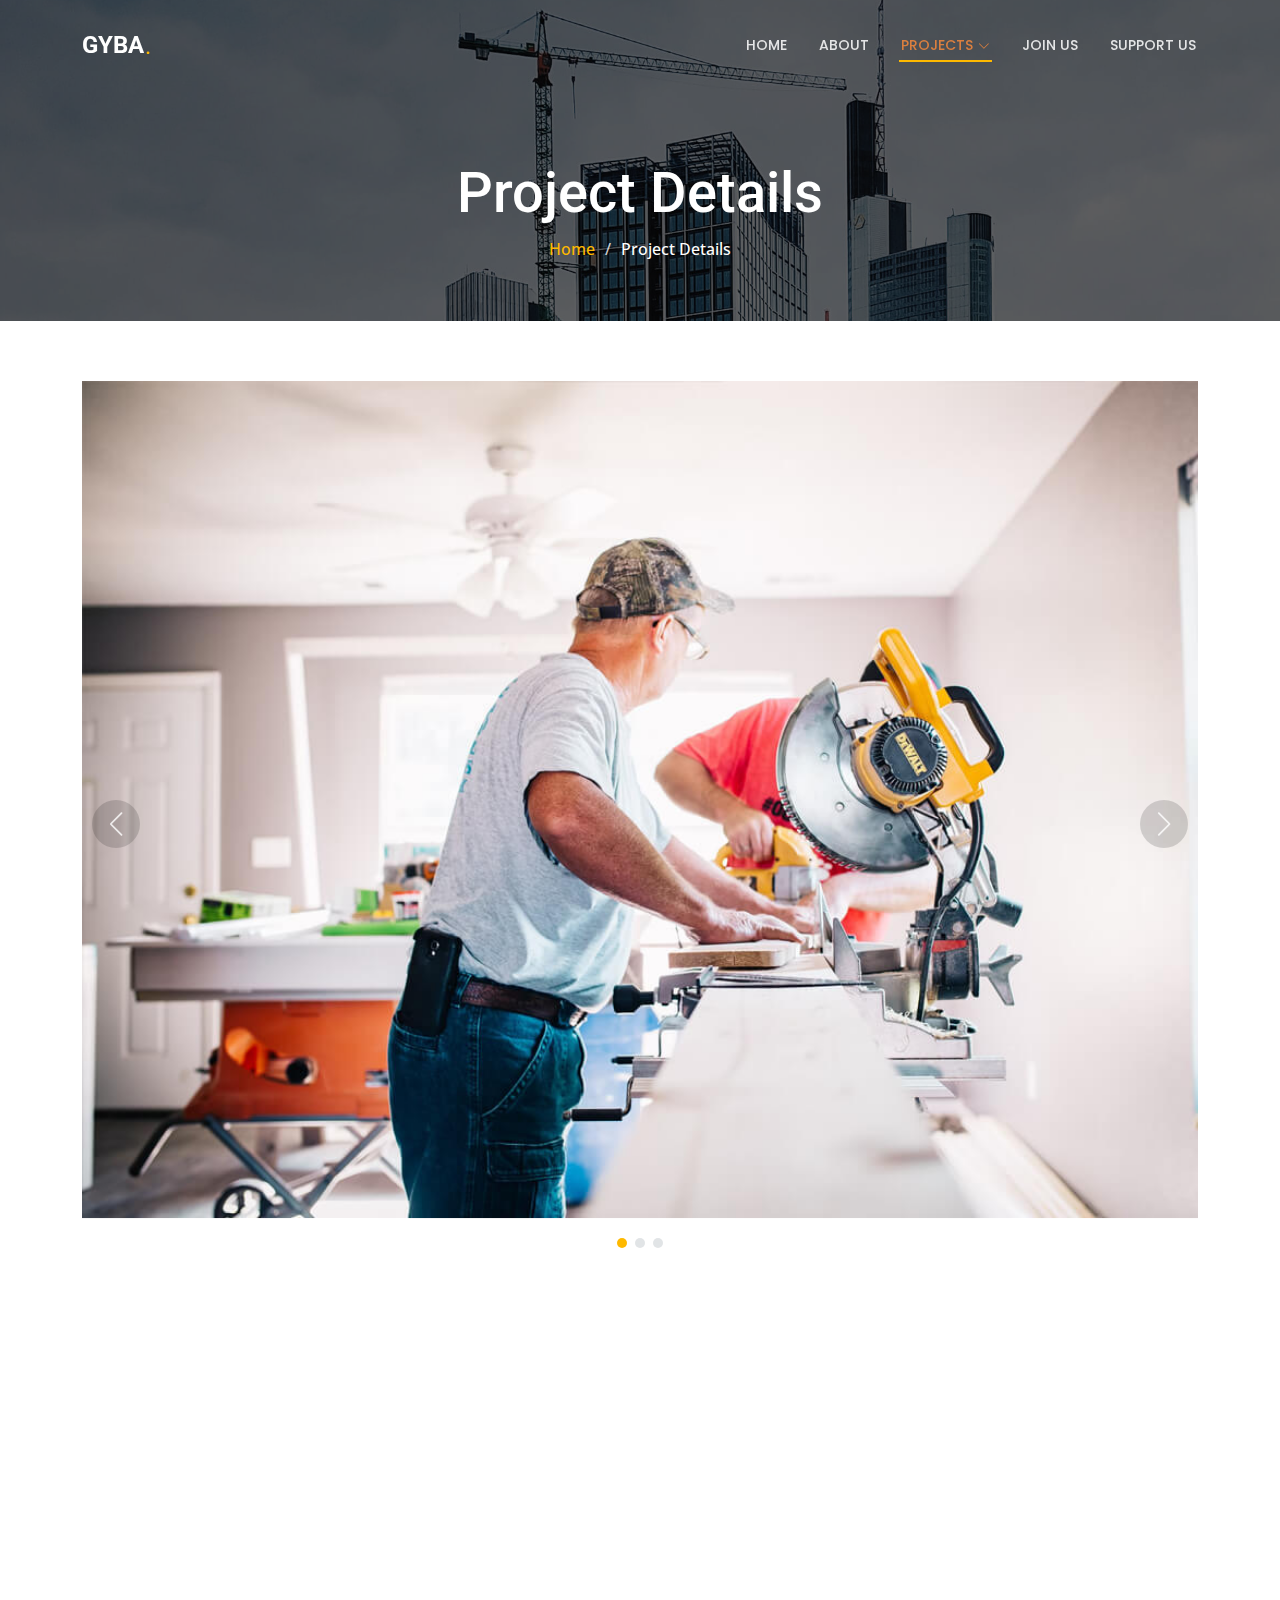
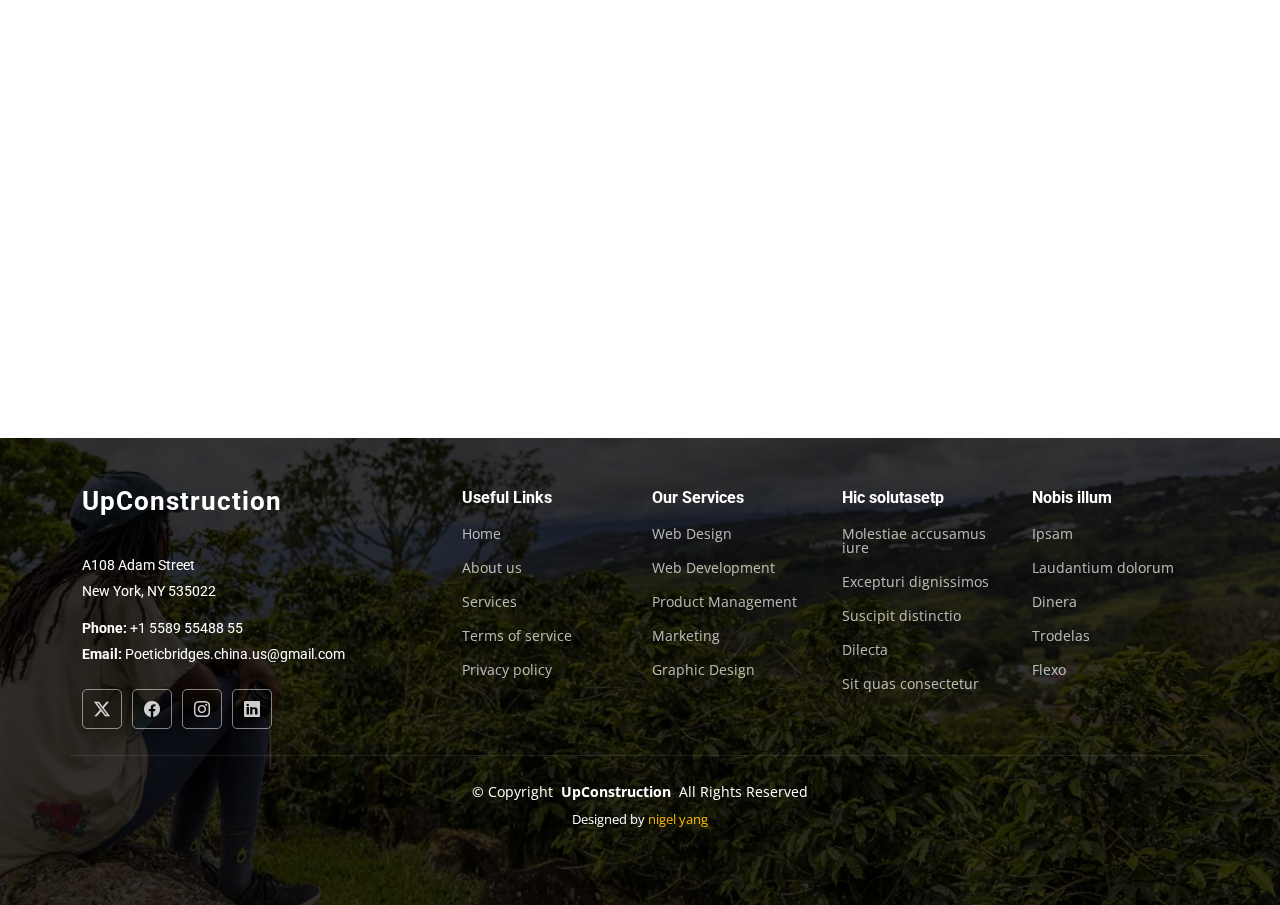
<file: course-details.html>
<!DOCTYPE html>
<html lang="en">

<head>
  <meta charset="utf-8">
  <meta content="width=device-width, initial-scale=1.0" name="viewport">
  <title>Project Details - UpConstruction Bootstrap Template</title>
  <meta content="" name="description">
  <meta content="" name="keywords">

  <!-- Favicons -->
  <link href="assets/img/favicon.png" rel="icon">
  <link href="assets/img/apple-touch-icon.png" rel="apple-touch-icon">

  <!-- Fonts -->
  <link href="https://fonts.googleapis.com" rel="preconnect">
  <link href="https://fonts.gstatic.com" rel="preconnect" crossorigin>
  <link href="https://fonts.googleapis.com/css2?family=Roboto:ital,wght@0,100;0,300;0,400;0,500;0,700;0,900;1,100;1,300;1,400;1,500;1,700;1,900&family=Open+Sans:ital,wght@0,300;0,400;0,500;0,600;0,700;0,800;1,300;1,400;1,500;1,600;1,700;1,800&family=Poppins:ital,wght@0,100;0,200;0,300;0,400;0,500;0,600;0,700;0,800;0,900;1,100;1,200;1,300;1,400;1,500;1,600;1,700;1,800;1,900&display=swap" rel="stylesheet">

  <!-- Vendor CSS Files -->
  <link href="assets/vendor/bootstrap/css/bootstrap.min.css" rel="stylesheet">
  <link href="assets/vendor/bootstrap-icons/bootstrap-icons.css" rel="stylesheet">
  <link href="assets/vendor/aos/aos.css" rel="stylesheet">
  <link href="assets/vendor/fontawesome-free/css/all.min.css" rel="stylesheet">
  <link href="assets/vendor/glightbox/css/glightbox.min.css" rel="stylesheet">
  <link href="assets/vendor/swiper/swiper-bundle.min.css" rel="stylesheet">

  <!-- Main CSS File -->
  <link href="assets/css/main.css" rel="stylesheet">

  <!-- =======================================================
  * Template Name: UpConstruction
  * Template URL: https://bootstrapmade.com/upconstruction-bootstrap-construction-website-template/
  * Updated: Jun 14 2024 with Bootstrap v5.3.3
  * Author: BootstrapMade.com
  * License: https://bootstrapmade.com/license/
  ======================================================== -->
</head>

<body class="project-details-page">

  <header id="header" class="header d-flex align-items-center fixed-top">
    <div class="container-fluid container-xl position-relative d-flex align-items-center justify-content-between">

      <a href="index.html" class="logo d-flex align-items-center">
        <!-- Uncomment the line below if you also wish to use an image logo -->
        <!-- <img src="assets/img/logo.png" alt=""> -->
        <h1 class="sitename">GYBA</h1> <span>.</span>
      </a>

      <nav id="navmenu" class="navmenu">
        <ul>
          <li><a href="index.html">Home</a></li>
          <li><a href="about.html">About</a></li>
          <!--
          <li><a href="services.html">Services</a></li>
          -->
          <li class="dropdown"><a href="projects.html" class="active"><span>Projects</span> <i class="bi bi-chevron-down toggle-dropdown"></i></a> 
          	<ul>
          		<li><a href="poetic-details.html">Poetic Bridges</a></li>
              <li><a href="mun-details.html">MUN</a></li>
              <li><a href="course-details.html">college application course</a></li>
            </ul>
          </li>
          
          <!--
          <li><a href="blog.html">Blog</a></li>
          
          <li class="dropdown"><a href="#"><span>Dropdown</span> <i class="bi bi-chevron-down toggle-dropdown"></i></a>
            <ul>
              <li><a href="#">Dropdown 1</a></li>
              <li class="dropdown"><a href="#"><span>Deep Dropdown</span> <i class="bi bi-chevron-down toggle-dropdown"></i></a>
                <ul>
                  <li><a href="#">Deep Dropdown 1</a></li>
                  <li><a href="#">Deep Dropdown 2</a></li>
                  <li><a href="#">Deep Dropdown 3</a></li>
                  <li><a href="#">Deep Dropdown 4</a></li>
                  <li><a href="#">Deep Dropdown 5</a></li>
                </ul>
              </li>
              <li><a href="#">Dropdown 2</a></li>
              <li><a href="#">Dropdown 3</a></li>
              <li><a href="#">Dropdown 4</a></li>
            </ul>
          </li>
          -->
          <li><a href="contact.html">Join Us</a></li>
          <li><a href="blog.html">Support Us</a></li>
        </ul>
        <i class="mobile-nav-toggle d-xl-none bi bi-list"></i>
      </nav>

    </div>
  </header>

  <main class="main">

    <!-- Page Title -->
    <div class="page-title" style="background-image: url(assets/img/page-title-bg.jpg);">
      <div class="container position-relative">
        <h1>Project Details</h1>
        <nav class="breadcrumbs">
          <ol>
            <li><a href="index.html">Home</a></li>
            <li class="current">Project Details</li>
          </ol>
        </nav>
      </div>
    </div><!-- End Page Title -->

    <!-- Project Details Section -->
    <section id="project-details" class="project-details section">

      <div class="container" data-aos="fade-up">

        <div class="portfolio-details-slider swiper init-swiper">
          <script type="application/json" class="swiper-config">
            {
              "loop": true,
              "speed": 600,
              "autoplay": {
                "delay": 5000
              },
              "slidesPerView": "auto",
              "navigation": {
                "nextEl": ".swiper-button-next",
                "prevEl": ".swiper-button-prev"
              },
              "pagination": {
                "el": ".swiper-pagination",
                "type": "bullets",
                "clickable": true
              }
            }
          </script>
          <div class="swiper-wrapper align-items-center">

            <div class="swiper-slide">
              <img src="assets/img/projects/remodeling-1.jpg" alt="">
            </div>

            <div class="swiper-slide">
              <img src="assets/img/projects/remodeling-2.jpg" alt="">
            </div>

            <div class="swiper-slide">
              <img src="assets/img/projects/remodeling-3.jpg" alt="">
            </div>

          </div>
          <div class="swiper-button-prev"></div>
          <div class="swiper-button-next"></div>
          <div class="swiper-pagination"></div>
        </div>

        <div class="row justify-content-between gy-4 mt-4">

          <div class="col-lg-8" data-aos="fade-up">
            <div class="portfolio-description">
              <h2>This is an example of portfolio details</h2>
              <p>
                Autem ipsum nam porro corporis rerum. Quis eos dolorem eos itaque inventore commodi labore quia quia. Exercitationem repudiandae officiis neque suscipit non officia eaque itaque enim. Voluptatem officia accusantium nesciunt est omnis tempora consectetur dignissimos. Sequi nulla at esse enim cum deserunt eius.
              </p>
              <p>
                Amet consequatur qui dolore veniam voluptatem voluptatem sit. Non aspernatur atque natus ut cum nam et. Praesentium error dolores rerum minus sequi quia veritatis eum. Eos et doloribus doloremque nesciunt molestiae laboriosam.
              </p>

              <div class="testimonial-item">
                <p>
                  <i class="bi bi-quote quote-icon-left"></i>
                  <span>Export tempor illum tamen malis malis eram quae irure esse labore quem cillum quid cillum eram malis quorum velit fore eram velit sunt aliqua noster fugiat irure amet legam anim culpa.</span>
                  <i class="bi bi-quote quote-icon-right"></i>
                </p>
                <div>
                  <img src="assets/img/testimonials/testimonials-2.jpg" class="testimonial-img" alt="">
                  <h3>Sara Wilsson</h3>
                  <h4>Designer</h4>
                </div>
              </div>

              <p>
                Impedit ipsum quae et aliquid doloribus et voluptatem quasi. Perspiciatis occaecati earum et magnam animi. Quibusdam non qui ea vitae suscipit vitae sunt. Repudiandae incidunt cumque minus deserunt assumenda tempore. Delectus voluptas necessitatibus est.
              </p>

              <p>
                Sunt voluptatum sapiente facilis quo odio aut ipsum repellat debitis. Molestiae et autem libero. Explicabo et quod necessitatibus similique quis dolor eum. Numquam eaque praesentium rem et qui nesciunt.
              </p>

            </div>
          </div>

          <div class="col-lg-3" data-aos="fade-up" data-aos-delay="100">
            <div class="portfolio-info">
              <h3>Project information</h3>
              <ul>
                <li><strong>Category</strong> Web design</li>
                <li><strong>Client</strong> ASU Company</li>
                <li><strong>Project date</strong> 01 March, 2020</li>
                <li><strong>Project URL</strong> <a href="#">www.example.com</a></li>
                <li><a href="#" class="btn-visit align-self-start">Visit Website</a></li>
              </ul>
            </div>
          </div>

        </div>

      </div>

    </section><!-- /Project Details Section -->

  </main>

  <footer id="footer" class="footer">

    <div class="container footer-top">
      <div class="row gy-4">
        <div class="col-lg-4 col-md-6 footer-about">
          <a href="index.html" class="logo d-flex align-items-center">
            <span class="sitename">UpConstruction</span>
          </a>
          <div class="footer-contact pt-3">
            <p>A108 Adam Street</p>
            <p>New York, NY 535022</p>
            <p class="mt-3"><strong>Phone:</strong> <span>+1 5589 55488 55</span></p>
            <p><strong>Email:</strong> <span>Poeticbridges.china.us@gmail.com</span></p>
          </div>
          <div class="social-links d-flex mt-4">
            <a href=""><i class="bi bi-twitter-x"></i></a>
            <a href=""><i class="bi bi-facebook"></i></a>
            <a href=""><i class="bi bi-instagram"></i></a>
            <a href=""><i class="bi bi-linkedin"></i></a>
          </div>
        </div>

        <div class="col-lg-2 col-md-3 footer-links">
          <h4>Useful Links</h4>
          <ul>
            <li><a href="#">Home</a></li>
            <li><a href="#">About us</a></li>
            <li><a href="#">Services</a></li>
            <li><a href="#">Terms of service</a></li>
            <li><a href="#">Privacy policy</a></li>
          </ul>
        </div>

        <div class="col-lg-2 col-md-3 footer-links">
          <h4>Our Services</h4>
          <ul>
            <li><a href="#">Web Design</a></li>
            <li><a href="#">Web Development</a></li>
            <li><a href="#">Product Management</a></li>
            <li><a href="#">Marketing</a></li>
            <li><a href="#">Graphic Design</a></li>
          </ul>
        </div>

        <div class="col-lg-2 col-md-3 footer-links">
          <h4>Hic solutasetp</h4>
          <ul>
            <li><a href="#">Molestiae accusamus iure</a></li>
            <li><a href="#">Excepturi dignissimos</a></li>
            <li><a href="#">Suscipit distinctio</a></li>
            <li><a href="#">Dilecta</a></li>
            <li><a href="#">Sit quas consectetur</a></li>
          </ul>
        </div>

        <div class="col-lg-2 col-md-3 footer-links">
          <h4>Nobis illum</h4>
          <ul>
            <li><a href="#">Ipsam</a></li>
            <li><a href="#">Laudantium dolorum</a></li>
            <li><a href="#">Dinera</a></li>
            <li><a href="#">Trodelas</a></li>
            <li><a href="#">Flexo</a></li>
          </ul>
        </div>

      </div>
    </div>

    <div class="container copyright text-center mt-4">
      <p>© <span>Copyright</span> <strong class="px-1 sitename">UpConstruction</strong> <span>All Rights Reserved</span></p>
      <div class="credits">
        <!-- All the links in the footer should remain intact. -->
        <!-- You can delete the links only if you've purchased the pro version. -->
        <!-- Licensing information: https://bootstrapmade.com/license/ -->
        <!-- Purchase the pro version with working PHP/AJAX contact form: [buy-url] -->
        Designed by <a href="#">nigel yang</a>
      </div>
    </div>

  </footer>

  <!-- Scroll Top -->
  <a href="#" id="scroll-top" class="scroll-top d-flex align-items-center justify-content-center"><i class="bi bi-arrow-up-short"></i></a>

  <!-- Preloader -->
  <div id="preloader"></div>

  <!-- Vendor JS Files -->
  <script src="assets/vendor/bootstrap/js/bootstrap.bundle.min.js"></script>
  <script src="assets/vendor/php-email-form/validate.js"></script>
  <script src="assets/vendor/aos/aos.js"></script>
  <script src="assets/vendor/glightbox/js/glightbox.min.js"></script>
  <script src="assets/vendor/imagesloaded/imagesloaded.pkgd.min.js"></script>
  <script src="assets/vendor/isotope-layout/isotope.pkgd.min.js"></script>
  <script src="assets/vendor/swiper/swiper-bundle.min.js"></script>
  <script src="assets/vendor/purecounter/purecounter_vanilla.js"></script>

  <!-- Main JS File -->
  <script src="assets/js/main.js"></script>

</body>

</html>
</file>
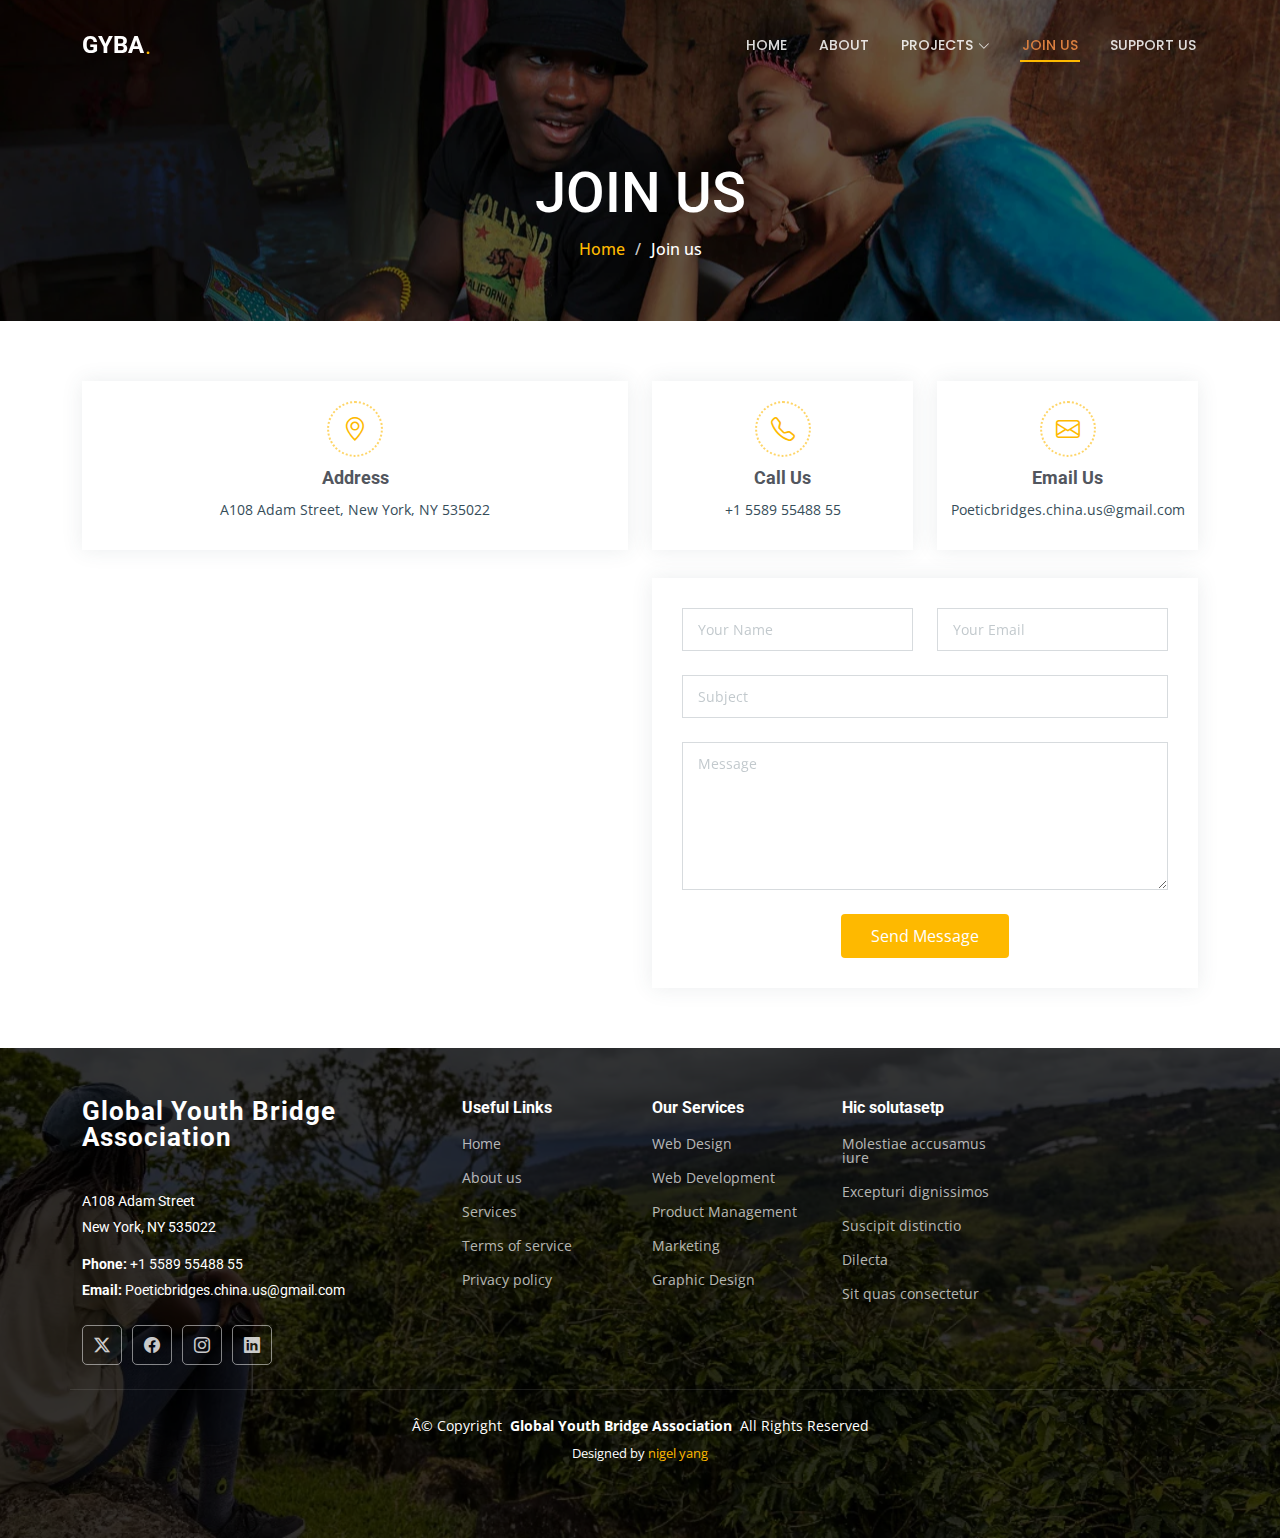
<file: joinus.html>
<!DOCTYPE html>
<html lang="en">

<head>
  <meta charset="utf-8">
  <meta content="width=device-width, initial-scale=1.0" name="viewport">
  <title>Contact - UpConstruction Bootstrap Template</title>
  <meta content="" name="description">
  <meta content="" name="keywords">

  <!-- Favicons -->
  <link href="assets/img/favicon.png" rel="icon">
  <link href="assets/img/apple-touch-icon.png" rel="apple-touch-icon">

  <!-- Fonts -->
  <link href="https://fonts.googleapis.com" rel="preconnect">
  <link href="https://fonts.gstatic.com" rel="preconnect" crossorigin>
  <link href="https://fonts.googleapis.com/css2?family=Roboto:ital,wght@0,100;0,300;0,400;0,500;0,700;0,900;1,100;1,300;1,400;1,500;1,700;1,900&family=Open+Sans:ital,wght@0,300;0,400;0,500;0,600;0,700;0,800;1,300;1,400;1,500;1,600;1,700;1,800&family=Poppins:ital,wght@0,100;0,200;0,300;0,400;0,500;0,600;0,700;0,800;0,900;1,100;1,200;1,300;1,400;1,500;1,600;1,700;1,800;1,900&display=swap" rel="stylesheet">

  <!-- Vendor CSS Files -->
  <link href="assets/vendor/bootstrap/css/bootstrap.min.css" rel="stylesheet">
  <link href="assets/vendor/bootstrap-icons/bootstrap-icons.css" rel="stylesheet">
  <link href="assets/vendor/aos/aos.css" rel="stylesheet">
  <link href="assets/vendor/fontawesome-free/css/all.min.css" rel="stylesheet">
  <link href="assets/vendor/glightbox/css/glightbox.min.css" rel="stylesheet">
  <link href="assets/vendor/swiper/swiper-bundle.min.css" rel="stylesheet">

  <!-- Main CSS File -->
  <link href="assets/css/main.css" rel="stylesheet">

  <!-- =======================================================
  * Template Name: UpConstruction
  * Template URL: https://bootstrapmade.com/upconstruction-bootstrap-construction-website-template/
  * Updated: Jun 14 2024 with Bootstrap v5.3.3
  * Author: BootstrapMade.com
  * License: https://bootstrapmade.com/license/
  ======================================================== -->
</head>

<body class="contact-page">

  <header id="header" class="header d-flex align-items-center fixed-top">
    <div class="container-fluid container-xl position-relative d-flex align-items-center justify-content-between">

      <a href="index.html" class="logo d-flex align-items-center">
        <!-- Uncomment the line below if you also wish to use an image logo -->
        <!-- <img src="assets/img/logo.png" alt=""> -->
        <h1 class="sitename">GYBA</h1> <span>.</span>
      </a>

      <nav id="navmenu" class="navmenu">
        <ul>
          <li><a href="index.html"">Home</a></li>
          <li><a href="about.html">About</a></li>
          <!--
          <li><a href="services.html">Services</a></li>
          -->
          <li class="dropdown"><a href="projects.html"><span>Projects</span> <i class="bi bi-chevron-down toggle-dropdown"></i></a> 
          	<ul>
          		<li><a href="poetic-details.html">Poetic Bridges</a></li>
              <li><a href="mun-details.html">MUN</a></li>
              <li><a href="course-details.html">college application course</a></li>
            </ul>
          </li>
          
          <!--
          <li><a href="blog.html">Blog</a></li>
          
          <li class="dropdown"><a href="#"><span>Dropdown</span> <i class="bi bi-chevron-down toggle-dropdown"></i></a>
            <ul>
              <li><a href="#">Dropdown 1</a></li>
              <li class="dropdown"><a href="#"><span>Deep Dropdown</span> <i class="bi bi-chevron-down toggle-dropdown"></i></a>
                <ul>
                  <li><a href="#">Deep Dropdown 1</a></li>
                  <li><a href="#">Deep Dropdown 2</a></li>
                  <li><a href="#">Deep Dropdown 3</a></li>
                  <li><a href="#">Deep Dropdown 4</a></li>
                  <li><a href="#">Deep Dropdown 5</a></li>
                </ul>
              </li>
              <li><a href="#">Dropdown 2</a></li>
              <li><a href="#">Dropdown 3</a></li>
              <li><a href="#">Dropdown 4</a></li>
            </ul>
          </li>
          -->
          <li><a href="joinus.html" class="active">Join Us</a></li>
          <li><a href="support.html">Support Us</a></li>
        </ul>
        <i class="mobile-nav-toggle d-xl-none bi bi-list"></i>
      </nav>
    </div>
  </header>

  <main class="main">

    <!-- Page Title -->
    <div class="page-title" style="background-image: url(assets/img/holidaygivingfinal.jpg.webp);">
      <div class="container position-relative">
        <h1>JOIN US</h1>
        <nav class="breadcrumbs">
          <ol>
            <li><a href="index.html">Home</a></li>
            <li class="current">Join us</li>
          </ol>
        </nav>
      </div>
    </div><!-- End Page Title -->

    <!-- Contact Section -->
    <section id="contact" class="contact section">

      <div class="container" data-aos="fade-up" data-aos-delay="100">

        <div class="row gy-4">

          <div class="col-lg-6">
            <div class="info-item d-flex flex-column justify-content-center align-items-center" data-aos="fade-up" data-aos-delay="200">
              <i class="bi bi-geo-alt"></i>
              <h3>Address</h3>
              <p>A108 Adam Street, New York, NY 535022</p>
            </div>
          </div><!-- End Info Item -->

          <div class="col-lg-3 col-md-6">
            <div class="info-item d-flex flex-column justify-content-center align-items-center" data-aos="fade-up" data-aos-delay="300">
              <i class="bi bi-telephone"></i>
              <h3>Call Us</h3>
              <p>+1 5589 55488 55</p>
            </div>
          </div><!-- End Info Item -->

          <div class="col-lg-3 col-md-6">
            <div class="info-item d-flex flex-column justify-content-center align-items-center" data-aos="fade-up" data-aos-delay="400">
              <i class="bi bi-envelope"></i>
              <h3>Email Us</h3>
              <p>Poeticbridges.china.us@gmail.com</p>
            </div>
          </div><!-- End Info Item -->

        </div>

        <div class="row gy-4 mt-1">
          <div class="col-lg-6" data-aos="fade-up" data-aos-delay="300">
            <iframe src="https://www.google.com/maps/embed?pb=!1m14!1m8!1m3!1d48389.78314118045!2d-74.006138!3d40.710059!3m2!1i1024!2i768!4f13.1!3m3!1m2!1s0x89c25a22a3bda30d%3A0xb89d1fe6bc499443!2sDowntown%20Conference%20Center!5e0!3m2!1sen!2sus!4v1676961268712!5m2!1sen!2sus" frameborder="0" style="border:0; width: 100%; height: 400px;" allowfullscreen="" loading="lazy" referrerpolicy="no-referrer-when-downgrade"></iframe>
          </div><!-- End Google Maps -->

          <div class="col-lg-6">
            <form action="forms/contact.php" method="post" class="php-email-form" data-aos="fade-up" data-aos-delay="400">
              <div class="row gy-4">

                <div class="col-md-6">
                  <input type="text" name="name" class="form-control" placeholder="Your Name" required="">
                </div>

                <div class="col-md-6 ">
                  <input type="email" class="form-control" name="email" placeholder="Your Email" required="">
                </div>

                <div class="col-md-12">
                  <input type="text" class="form-control" name="subject" placeholder="Subject" required="">
                </div>

                <div class="col-md-12">
                  <textarea class="form-control" name="message" rows="6" placeholder="Message" required=""></textarea>
                </div>

                <div class="col-md-12 text-center">
                  <div class="loading">Loading</div>
                  <div class="error-message"></div>
                  <div class="sent-message">Your message has been sent. Thank you!</div>

                  <button type="submit">Send Message</button>
                </div>

              </div>
            </form>
          </div><!-- End Contact Form -->

        </div>

      </div>

    </section><!-- /Contact Section -->

  </main>

  <footer id="footer" class="footer">

    <div class="container footer-top">
      <div class="row gy-4">
        <div class="col-lg-4 col-md-6 footer-about">
          <a href="index.html" class="logo d-flex align-items-center">
            <span class="sitename">Global Youth Bridge Association</span>
          </a>
          <div class="footer-contact pt-3">
            <p>A108 Adam Street</p>
            <p>New York, NY 535022</p>
            <p class="mt-3"><strong>Phone:</strong> <span>+1 5589 55488 55</span></p>
            <p><strong>Email:</strong> <span>Poeticbridges.china.us@gmail.com</span></p>
          </div>
          <div class="social-links d-flex mt-4">
            <a href=""><i class="bi bi-twitter-x"></i></a>
            <a href=""><i class="bi bi-facebook"></i></a>
            <a href=""><i class="bi bi-instagram"></i></a>
            <a href=""><i class="bi bi-linkedin"></i></a>
          </div>
        </div>

        <div class="col-lg-2 col-md-3 footer-links">
          <h4>Useful Links</h4>
          <ul>
            <li><a href="#">Home</a></li>
            <li><a href="#">About us</a></li>
            <li><a href="#">Services</a></li>
            <li><a href="#">Terms of service</a></li>
            <li><a href="#">Privacy policy</a></li>
          </ul>
        </div>

        <div class="col-lg-2 col-md-3 footer-links">
          <h4>Our Services</h4>
          <ul>
            <li><a href="#">Web Design</a></li>
            <li><a href="#">Web Development</a></li>
            <li><a href="#">Product Management</a></li>
            <li><a href="#">Marketing</a></li>
            <li><a href="#">Graphic Design</a></li>
          </ul>
        </div>

        <div class="col-lg-2 col-md-3 footer-links">
          <h4>Hic solutasetp</h4>
          <ul>
            <li><a href="#">Molestiae accusamus iure</a></li>
            <li><a href="#">Excepturi dignissimos</a></li>
            <li><a href="#">Suscipit distinctio</a></li>
            <li><a href="#">Dilecta</a></li>
            <li><a href="#">Sit quas consectetur</a></li>
          </ul>
        </div>
<!--
        <div class="col-lg-2 col-md-3 footer-links">
          <h4>Nobis illum</h4>
          <ul>
            <li><a href="#">Ipsam</a></li>
            <li><a href="#">Laudantium dolorum</a></li>
            <li><a href="#">Dinera</a></li>
            <li><a href="#">Trodelas</a></li>
            <li><a href="#">Flexo</a></li>
          </ul>
        </div>
-->
      </div>
    </div>

    <div class="container copyright text-center mt-4">
      <p>Â© <span>Copyright</span> <strong class="px-1 sitename"> Global Youth Bridge Association</strong> <span>All Rights Reserved</span></p>
      <div class="credits">
        <!-- All the links in the footer should remain intact. -->
        <!-- You can delete the links only if you've purchased the pro version. -->
        <!-- Licensing information: https://bootstrapmade.com/license/ -->
        <!-- Purchase the pro version with working PHP/AJAX contact form: [buy-url] -->
        Designed by <a href="#">nigel yang</a>
      </div>
    </div>

  </footer>

  <!-- Scroll Top -->
  <a href="#" id="scroll-top" class="scroll-top d-flex align-items-center justify-content-center"><i class="bi bi-arrow-up-short"></i></a>

  <!-- Preloader -->
  <div id="preloader"></div>

  <!-- Vendor JS Files -->
  <script src="assets/vendor/bootstrap/js/bootstrap.bundle.min.js"></script>
  <script src="assets/vendor/php-email-form/validate.js"></script>
  <script src="assets/vendor/aos/aos.js"></script>
  <script src="assets/vendor/glightbox/js/glightbox.min.js"></script>
  <script src="assets/vendor/imagesloaded/imagesloaded.pkgd.min.js"></script>
  <script src="assets/vendor/isotope-layout/isotope.pkgd.min.js"></script>
  <script src="assets/vendor/swiper/swiper-bundle.min.js"></script>
  <script src="assets/vendor/purecounter/purecounter_vanilla.js"></script>

  <!-- Main JS File -->
  <script src="assets/js/main.js"></script>

</body>

</html>
</file>
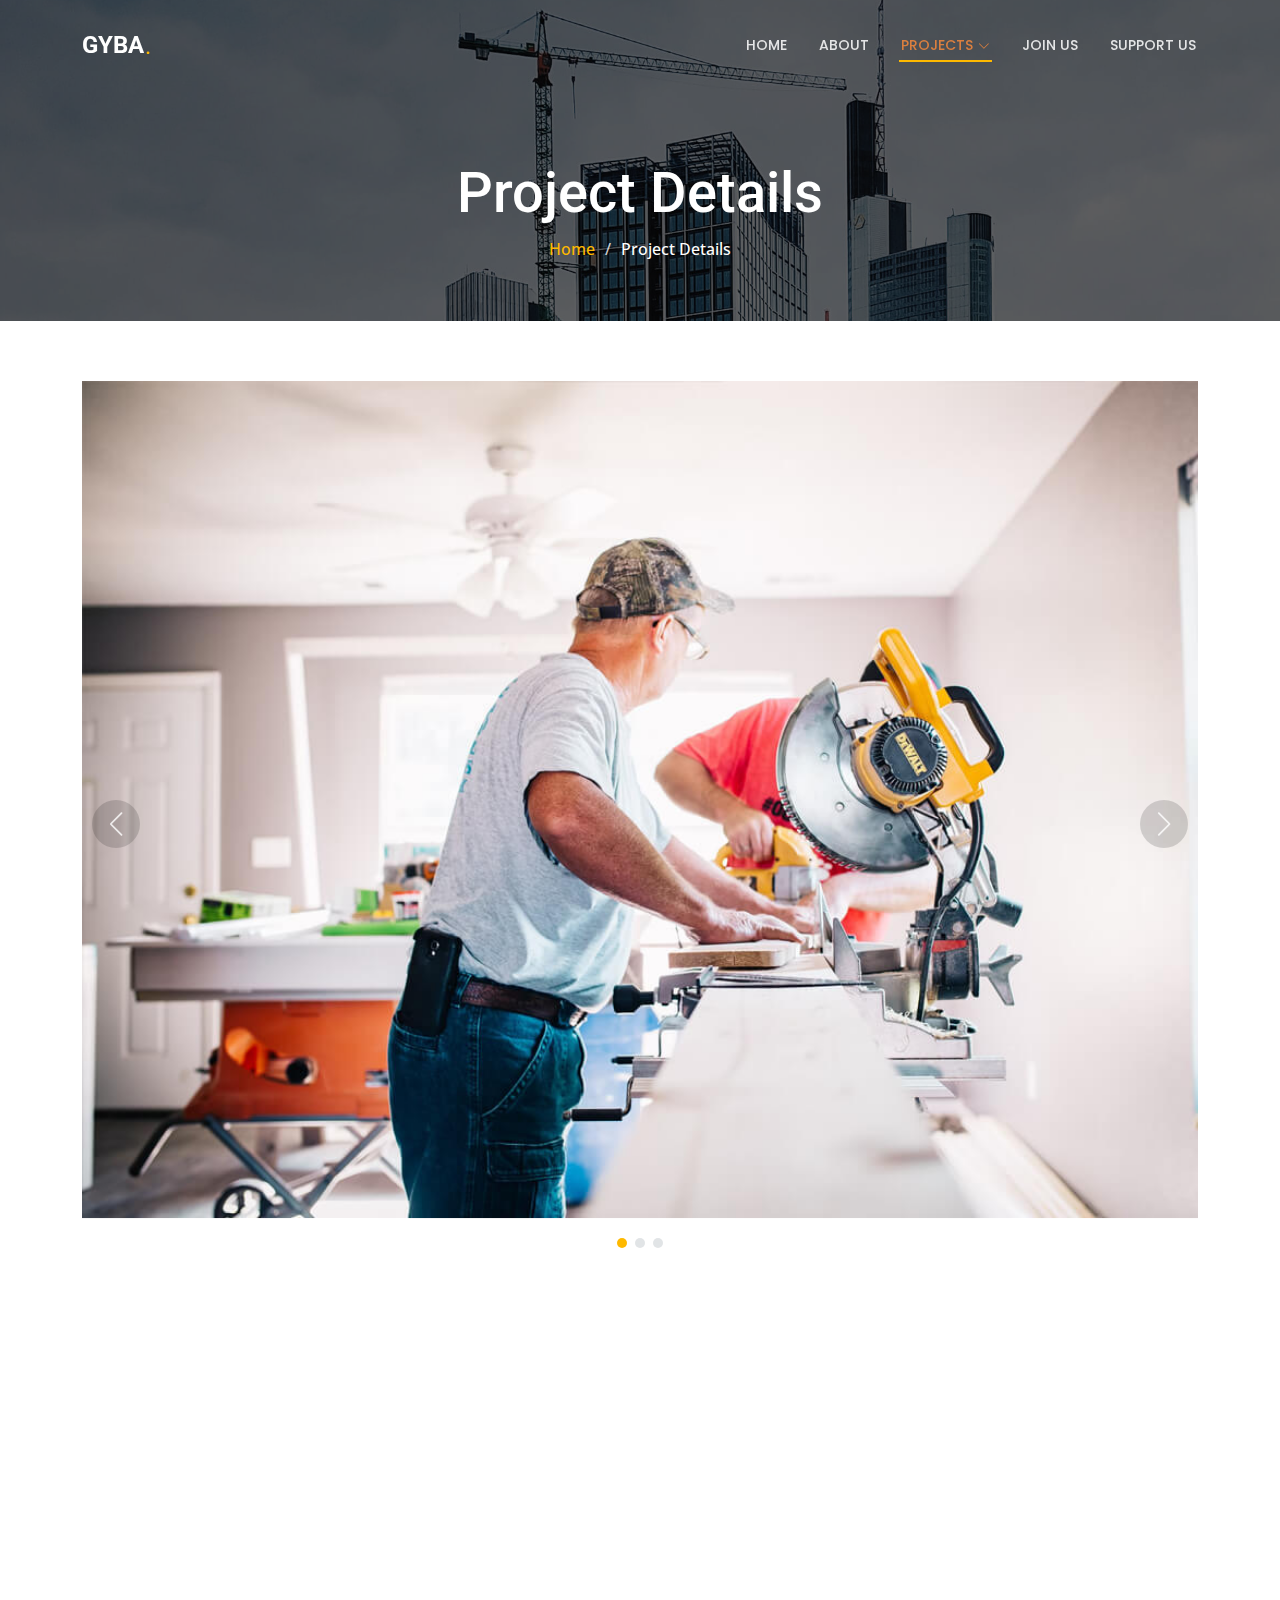
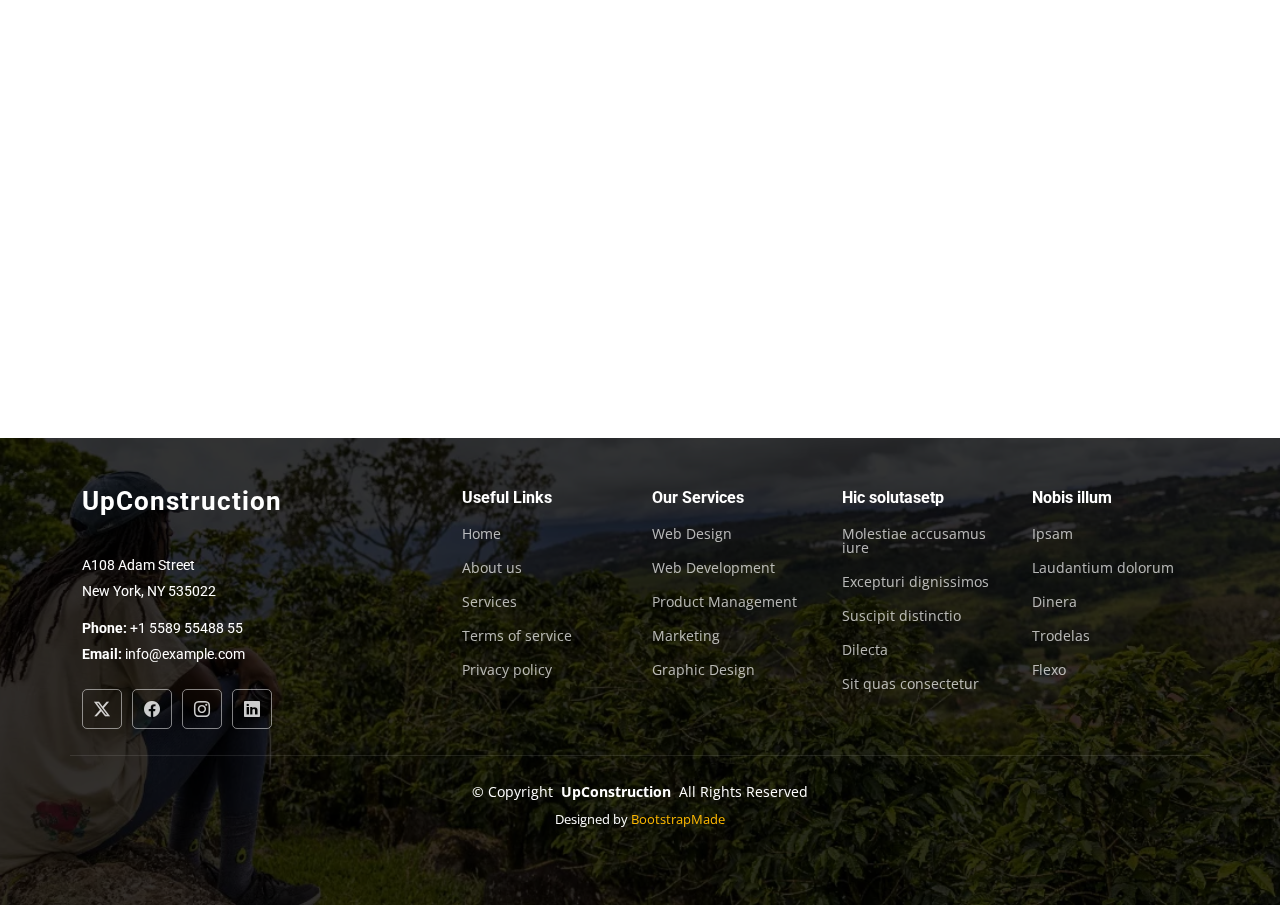
<file: mun-details.html>
<!DOCTYPE html>
<html lang="en">

<head>
  <meta charset="utf-8">
  <meta content="width=device-width, initial-scale=1.0" name="viewport">
  <title>Project Details - UpConstruction Bootstrap Template</title>
  <meta content="" name="description">
  <meta content="" name="keywords">

  <!-- Favicons -->
  <link href="assets/img/favicon.png" rel="icon">
  <link href="assets/img/apple-touch-icon.png" rel="apple-touch-icon">

  <!-- Fonts -->
  <link href="https://fonts.googleapis.com" rel="preconnect">
  <link href="https://fonts.gstatic.com" rel="preconnect" crossorigin>
  <link href="https://fonts.googleapis.com/css2?family=Roboto:ital,wght@0,100;0,300;0,400;0,500;0,700;0,900;1,100;1,300;1,400;1,500;1,700;1,900&family=Open+Sans:ital,wght@0,300;0,400;0,500;0,600;0,700;0,800;1,300;1,400;1,500;1,600;1,700;1,800&family=Poppins:ital,wght@0,100;0,200;0,300;0,400;0,500;0,600;0,700;0,800;0,900;1,100;1,200;1,300;1,400;1,500;1,600;1,700;1,800;1,900&display=swap" rel="stylesheet">

  <!-- Vendor CSS Files -->
  <link href="assets/vendor/bootstrap/css/bootstrap.min.css" rel="stylesheet">
  <link href="assets/vendor/bootstrap-icons/bootstrap-icons.css" rel="stylesheet">
  <link href="assets/vendor/aos/aos.css" rel="stylesheet">
  <link href="assets/vendor/fontawesome-free/css/all.min.css" rel="stylesheet">
  <link href="assets/vendor/glightbox/css/glightbox.min.css" rel="stylesheet">
  <link href="assets/vendor/swiper/swiper-bundle.min.css" rel="stylesheet">

  <!-- Main CSS File -->
  <link href="assets/css/main.css" rel="stylesheet">

  <!-- =======================================================
  * Template Name: UpConstruction
  * Template URL: https://bootstrapmade.com/upconstruction-bootstrap-construction-website-template/
  * Updated: Jun 14 2024 with Bootstrap v5.3.3
  * Author: BootstrapMade.com
  * License: https://bootstrapmade.com/license/
  ======================================================== -->
</head>

<body class="project-details-page">

  <header id="header" class="header d-flex align-items-center fixed-top">
    <div class="container-fluid container-xl position-relative d-flex align-items-center justify-content-between">

      <a href="index.html" class="logo d-flex align-items-center">
        <!-- Uncomment the line below if you also wish to use an image logo -->
        <!-- <img src="assets/img/logo.png" alt=""> -->
        <h1 class="sitename">GYBA</h1> <span>.</span>
      </a>

      <nav id="navmenu" class="navmenu">
        <ul>
          <li><a href="index.html">Home</a></li>
          <li><a href="about.html">About</a></li>
          <!--
          <li><a href="services.html">Services</a></li>
          -->
          <li class="dropdown"><a href="projects.html" class="active"><span>Projects</span> <i class="bi bi-chevron-down toggle-dropdown"></i></a> 
          	<ul>
          		<li><a href="poetic-details.html">Poetic Bridges</a></li>
              <li><a href="mun-details.html">MUN</a></li>
              <li><a href="course-details.html">college application course</a></li>
            </ul>
          </li>
          
          <!--
          <li><a href="blog.html">Blog</a></li>
          
          <li class="dropdown"><a href="#"><span>Dropdown</span> <i class="bi bi-chevron-down toggle-dropdown"></i></a>
            <ul>
              <li><a href="#">Dropdown 1</a></li>
              <li class="dropdown"><a href="#"><span>Deep Dropdown</span> <i class="bi bi-chevron-down toggle-dropdown"></i></a>
                <ul>
                  <li><a href="#">Deep Dropdown 1</a></li>
                  <li><a href="#">Deep Dropdown 2</a></li>
                  <li><a href="#">Deep Dropdown 3</a></li>
                  <li><a href="#">Deep Dropdown 4</a></li>
                  <li><a href="#">Deep Dropdown 5</a></li>
                </ul>
              </li>
              <li><a href="#">Dropdown 2</a></li>
              <li><a href="#">Dropdown 3</a></li>
              <li><a href="#">Dropdown 4</a></li>
            </ul>
          </li>
          -->
          <li><a href="contact.html">Join Us</a></li>
          <li><a href="blog.html">Support Us</a></li>
        </ul>
        <i class="mobile-nav-toggle d-xl-none bi bi-list"></i>
      </nav>

    </div>
  </header>

  <main class="main">

    <!-- Page Title -->
    <div class="page-title" style="background-image: url(assets/img/page-title-bg.jpg);">
      <div class="container position-relative">
        <h1>Project Details</h1>
        <nav class="breadcrumbs">
          <ol>
            <li><a href="index.html">Home</a></li>
            <li class="current">Project Details</li>
          </ol>
        </nav>
      </div>
    </div><!-- End Page Title -->

    <!-- Project Details Section -->
    <section id="project-details" class="project-details section">

      <div class="container" data-aos="fade-up">

        <div class="portfolio-details-slider swiper init-swiper">
          <script type="application/json" class="swiper-config">
            {
              "loop": true,
              "speed": 600,
              "autoplay": {
                "delay": 5000
              },
              "slidesPerView": "auto",
              "navigation": {
                "nextEl": ".swiper-button-next",
                "prevEl": ".swiper-button-prev"
              },
              "pagination": {
                "el": ".swiper-pagination",
                "type": "bullets",
                "clickable": true
              }
            }
          </script>
          <div class="swiper-wrapper align-items-center">

            <div class="swiper-slide">
              <img src="assets/img/projects/remodeling-1.jpg" alt="">
            </div>

            <div class="swiper-slide">
              <img src="assets/img/projects/remodeling-2.jpg" alt="">
            </div>

            <div class="swiper-slide">
              <img src="assets/img/projects/remodeling-3.jpg" alt="">
            </div>

          </div>
          <div class="swiper-button-prev"></div>
          <div class="swiper-button-next"></div>
          <div class="swiper-pagination"></div>
        </div>

        <div class="row justify-content-between gy-4 mt-4">

          <div class="col-lg-8" data-aos="fade-up">
            <div class="portfolio-description">
              <h2>This is an example of portfolio details</h2>
              <p>
                Autem ipsum nam porro corporis rerum. Quis eos dolorem eos itaque inventore commodi labore quia quia. Exercitationem repudiandae officiis neque suscipit non officia eaque itaque enim. Voluptatem officia accusantium nesciunt est omnis tempora consectetur dignissimos. Sequi nulla at esse enim cum deserunt eius.
              </p>
              <p>
                Amet consequatur qui dolore veniam voluptatem voluptatem sit. Non aspernatur atque natus ut cum nam et. Praesentium error dolores rerum minus sequi quia veritatis eum. Eos et doloribus doloremque nesciunt molestiae laboriosam.
              </p>

              <div class="testimonial-item">
                <p>
                  <i class="bi bi-quote quote-icon-left"></i>
                  <span>Export tempor illum tamen malis malis eram quae irure esse labore quem cillum quid cillum eram malis quorum velit fore eram velit sunt aliqua noster fugiat irure amet legam anim culpa.</span>
                  <i class="bi bi-quote quote-icon-right"></i>
                </p>
                <div>
                  <img src="assets/img/testimonials/testimonials-2.jpg" class="testimonial-img" alt="">
                  <h3>Sara Wilsson</h3>
                  <h4>Designer</h4>
                </div>
              </div>

              <p>
                Impedit ipsum quae et aliquid doloribus et voluptatem quasi. Perspiciatis occaecati earum et magnam animi. Quibusdam non qui ea vitae suscipit vitae sunt. Repudiandae incidunt cumque minus deserunt assumenda tempore. Delectus voluptas necessitatibus est.
              </p>

              <p>
                Sunt voluptatum sapiente facilis quo odio aut ipsum repellat debitis. Molestiae et autem libero. Explicabo et quod necessitatibus similique quis dolor eum. Numquam eaque praesentium rem et qui nesciunt.
              </p>

            </div>
          </div>

          <div class="col-lg-3" data-aos="fade-up" data-aos-delay="100">
            <div class="portfolio-info">
              <h3>Project information</h3>
              <ul>
                <li><strong>Category</strong> Web design</li>
                <li><strong>Client</strong> ASU Company</li>
                <li><strong>Project date</strong> 01 March, 2020</li>
                <li><strong>Project URL</strong> <a href="#">www.example.com</a></li>
                <li><a href="#" class="btn-visit align-self-start">Visit Website</a></li>
              </ul>
            </div>
          </div>

        </div>

      </div>

    </section><!-- /Project Details Section -->

  </main>

  <footer id="footer" class="footer">

    <div class="container footer-top">
      <div class="row gy-4">
        <div class="col-lg-4 col-md-6 footer-about">
          <a href="index.html" class="logo d-flex align-items-center">
            <span class="sitename">UpConstruction</span>
          </a>
          <div class="footer-contact pt-3">
            <p>A108 Adam Street</p>
            <p>New York, NY 535022</p>
            <p class="mt-3"><strong>Phone:</strong> <span>+1 5589 55488 55</span></p>
            <p><strong>Email:</strong> <span>info@example.com</span></p>
          </div>
          <div class="social-links d-flex mt-4">
            <a href=""><i class="bi bi-twitter-x"></i></a>
            <a href=""><i class="bi bi-facebook"></i></a>
            <a href=""><i class="bi bi-instagram"></i></a>
            <a href=""><i class="bi bi-linkedin"></i></a>
          </div>
        </div>

        <div class="col-lg-2 col-md-3 footer-links">
          <h4>Useful Links</h4>
          <ul>
            <li><a href="#">Home</a></li>
            <li><a href="#">About us</a></li>
            <li><a href="#">Services</a></li>
            <li><a href="#">Terms of service</a></li>
            <li><a href="#">Privacy policy</a></li>
          </ul>
        </div>

        <div class="col-lg-2 col-md-3 footer-links">
          <h4>Our Services</h4>
          <ul>
            <li><a href="#">Web Design</a></li>
            <li><a href="#">Web Development</a></li>
            <li><a href="#">Product Management</a></li>
            <li><a href="#">Marketing</a></li>
            <li><a href="#">Graphic Design</a></li>
          </ul>
        </div>

        <div class="col-lg-2 col-md-3 footer-links">
          <h4>Hic solutasetp</h4>
          <ul>
            <li><a href="#">Molestiae accusamus iure</a></li>
            <li><a href="#">Excepturi dignissimos</a></li>
            <li><a href="#">Suscipit distinctio</a></li>
            <li><a href="#">Dilecta</a></li>
            <li><a href="#">Sit quas consectetur</a></li>
          </ul>
        </div>

        <div class="col-lg-2 col-md-3 footer-links">
          <h4>Nobis illum</h4>
          <ul>
            <li><a href="#">Ipsam</a></li>
            <li><a href="#">Laudantium dolorum</a></li>
            <li><a href="#">Dinera</a></li>
            <li><a href="#">Trodelas</a></li>
            <li><a href="#">Flexo</a></li>
          </ul>
        </div>

      </div>
    </div>

    <div class="container copyright text-center mt-4">
      <p>© <span>Copyright</span> <strong class="px-1 sitename">UpConstruction</strong> <span>All Rights Reserved</span></p>
      <div class="credits">
        <!-- All the links in the footer should remain intact. -->
        <!-- You can delete the links only if you've purchased the pro version. -->
        <!-- Licensing information: https://bootstrapmade.com/license/ -->
        <!-- Purchase the pro version with working PHP/AJAX contact form: [buy-url] -->
        Designed by <a href="https://bootstrapmade.com/">BootstrapMade</a>
      </div>
    </div>

  </footer>

  <!-- Scroll Top -->
  <a href="#" id="scroll-top" class="scroll-top d-flex align-items-center justify-content-center"><i class="bi bi-arrow-up-short"></i></a>

  <!-- Preloader -->
  <div id="preloader"></div>

  <!-- Vendor JS Files -->
  <script src="assets/vendor/bootstrap/js/bootstrap.bundle.min.js"></script>
  <script src="assets/vendor/php-email-form/validate.js"></script>
  <script src="assets/vendor/aos/aos.js"></script>
  <script src="assets/vendor/glightbox/js/glightbox.min.js"></script>
  <script src="assets/vendor/imagesloaded/imagesloaded.pkgd.min.js"></script>
  <script src="assets/vendor/isotope-layout/isotope.pkgd.min.js"></script>
  <script src="assets/vendor/swiper/swiper-bundle.min.js"></script>
  <script src="assets/vendor/purecounter/purecounter_vanilla.js"></script>

  <!-- Main JS File -->
  <script src="assets/js/main.js"></script>

</body>

</html>
</file>
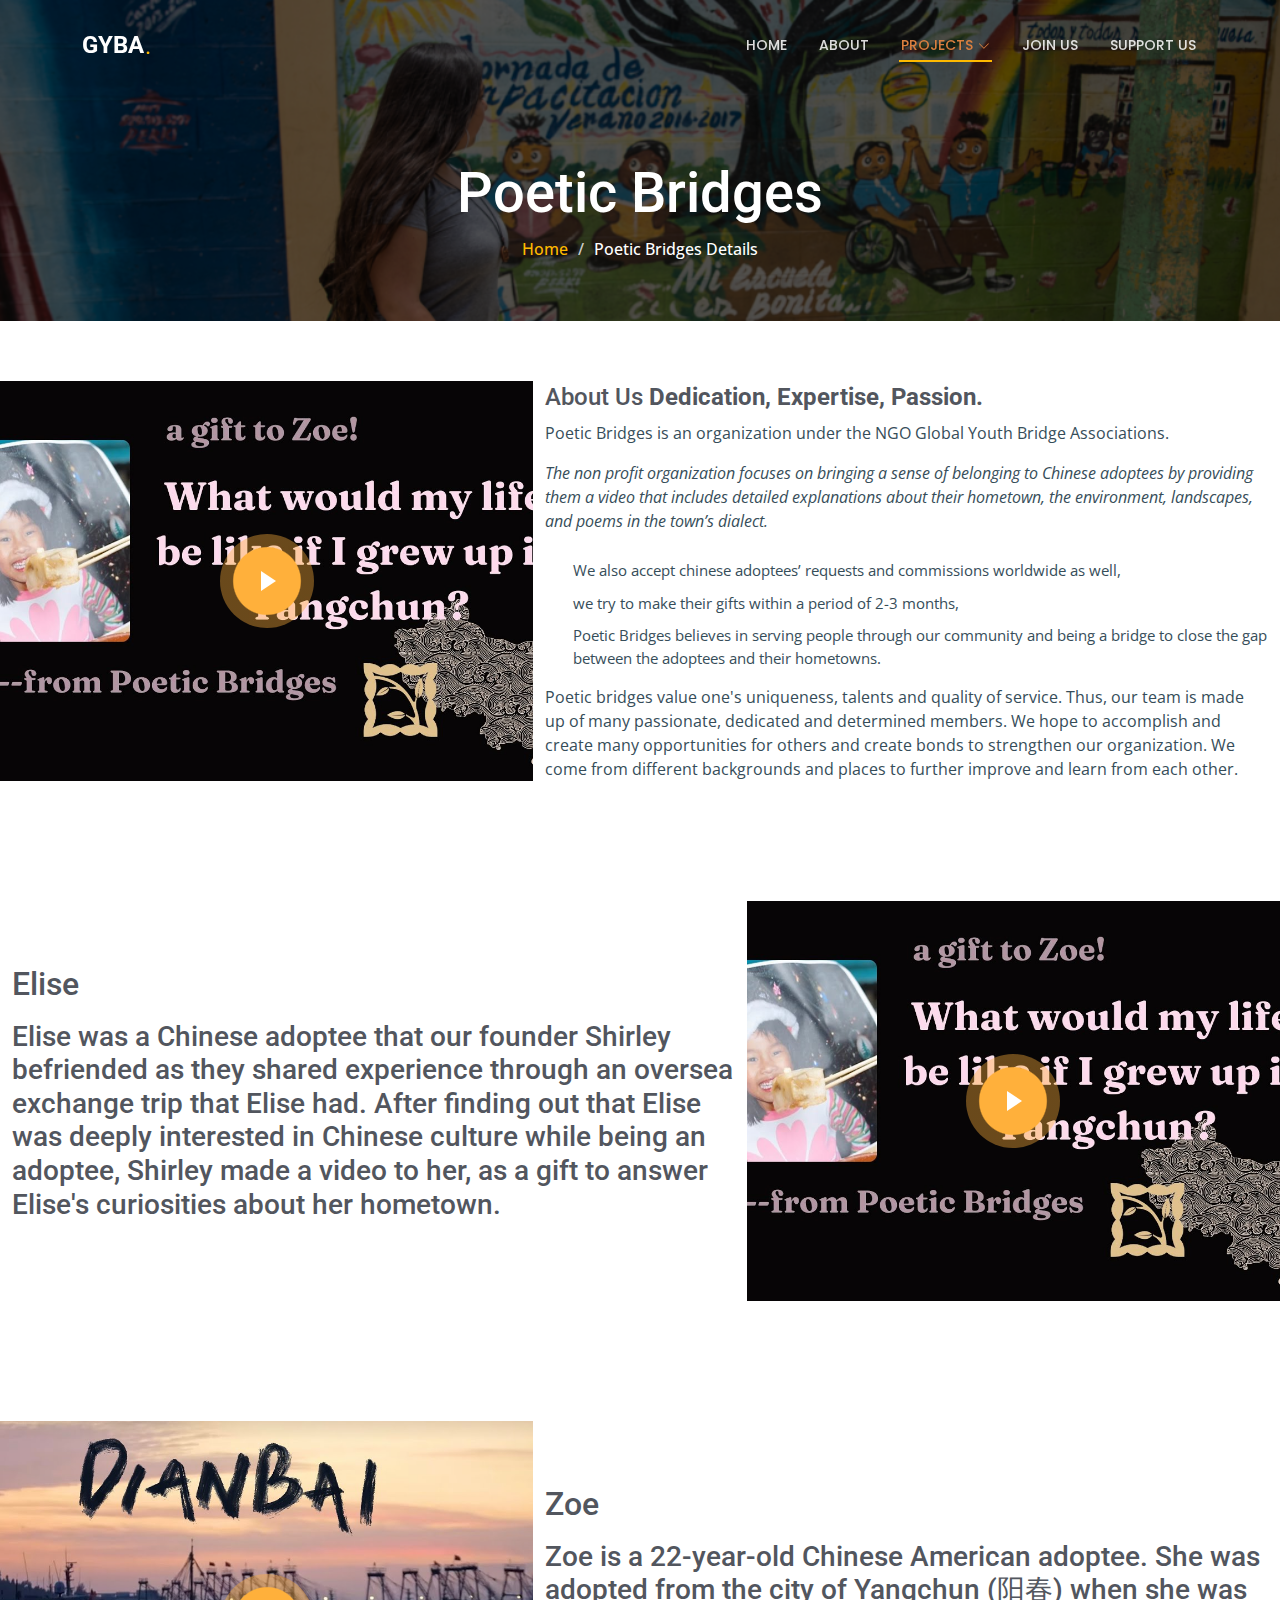
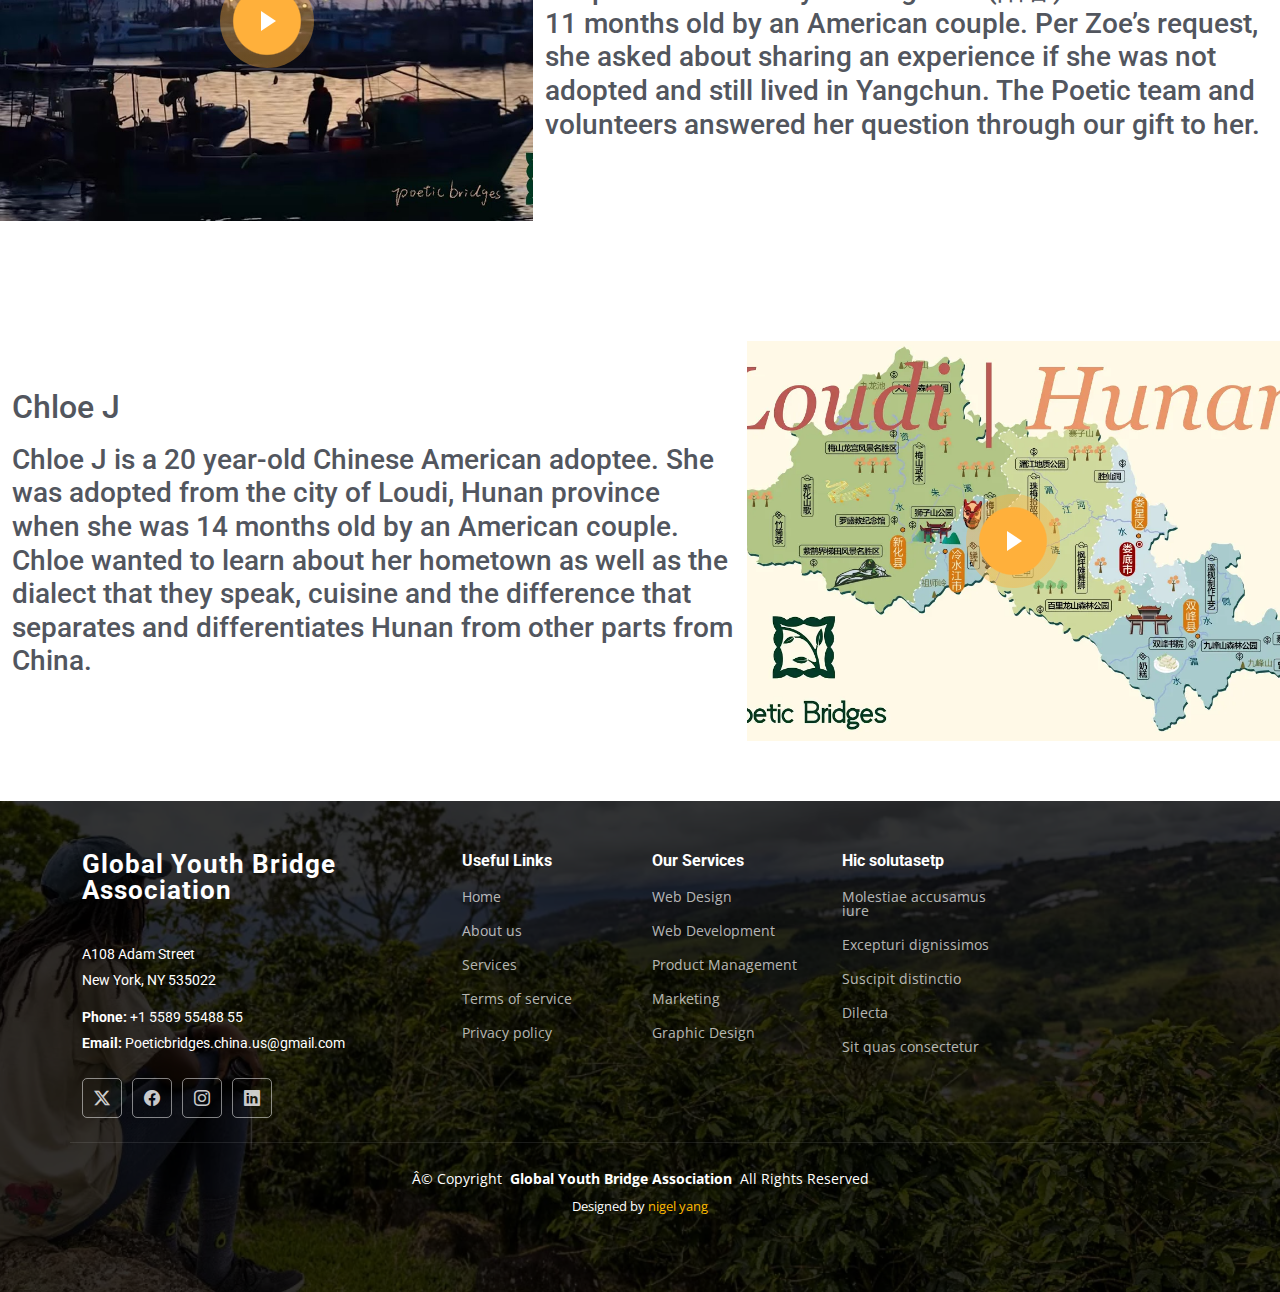
<file: poetic-details.html>
<!DOCTYPE html>
<html lang="en">

<head>
  <meta charset="utf-8">
  <meta content="width=device-width, initial-scale=1.0" name="viewport">
  <title>Project Details - Poetic Bridges</title>
  <meta content="" name="description">
  <meta content="" name="keywords">

  <!-- Favicons -->
  <link href="assets/img/favicon.png" rel="icon">
  <link href="assets/img/apple-touch-icon.png" rel="apple-touch-icon">

  <!-- Fonts -->
  <link href="https://fonts.googleapis.com" rel="preconnect">
  <link href="https://fonts.gstatic.com" rel="preconnect" crossorigin>
  <link href="https://fonts.googleapis.com/css2?family=Roboto:ital,wght@0,100;0,300;0,400;0,500;0,700;0,900;1,100;1,300;1,400;1,500;1,700;1,900&family=Open+Sans:ital,wght@0,300;0,400;0,500;0,600;0,700;0,800;1,300;1,400;1,500;1,600;1,700;1,800&family=Poppins:ital,wght@0,100;0,200;0,300;0,400;0,500;0,600;0,700;0,800;0,900;1,100;1,200;1,300;1,400;1,500;1,600;1,700;1,800;1,900&display=swap" rel="stylesheet">

  <!-- Vendor CSS Files -->
  <link href="assets/vendor/bootstrap/css/bootstrap.min.css" rel="stylesheet">
  <link href="assets/vendor/bootstrap-icons/bootstrap-icons.css" rel="stylesheet">
  <link href="assets/vendor/aos/aos.css" rel="stylesheet">
  <link href="assets/vendor/fontawesome-free/css/all.min.css" rel="stylesheet">
  <link href="assets/vendor/glightbox/css/glightbox.min.css" rel="stylesheet">
  <link href="assets/vendor/swiper/swiper-bundle.min.css" rel="stylesheet">

  <!-- Main CSS File -->
  <link href="assets/css/main.css" rel="stylesheet">

  <!-- =======================================================
  * Template Name: UpConstruction
  * Template URL: https://bootstrapmade.com/upconstruction-bootstrap-construction-website-template/
  * Updated: Jun 14 2024 with Bootstrap v5.3.3
  * Author: BootstrapMade.com
  * License: https://bootstrapmade.com/license/
  ======================================================== -->
</head>

<body class="project-details-page">

  <header id="header" class="header d-flex align-items-center fixed-top">
    <div class="container-fluid container-xl position-relative d-flex align-items-center justify-content-between">

      <a href="index.html" class="logo d-flex align-items-center">
        <!-- Uncomment the line below if you also wish to use an image logo -->
        <!-- <img src="assets/img/logo.png" alt=""> -->
        <h1 class="sitename">GYBA</h1> <span>.</span>
      </a>

      <nav id="navmenu" class="navmenu">
        <ul>
          <li><a href="index.html">Home</a></li>
          <li><a href="about.html">About</a></li>
          <!--
          <li><a href="services.html">Services</a></li>
          -->
          <li class="dropdown"><a href="projects.html" class="active"><span>Projects</span> <i class="bi bi-chevron-down toggle-dropdown"></i></a> 
          	<ul>
          		<li><a href="poetic-details.html">Poetic Bridges</a></li>
              <li><a href="mun-details.html">MUN</a></li>
              <li><a href="course-details.html">college application course</a></li>
            </ul>
          </li>
          
          <!--
          <li><a href="blog.html">Blog</a></li>
          
          <li class="dropdown"><a href="#"><span>Dropdown</span> <i class="bi bi-chevron-down toggle-dropdown"></i></a>
            <ul>
              <li><a href="#">Dropdown 1</a></li>
              <li class="dropdown"><a href="#"><span>Deep Dropdown</span> <i class="bi bi-chevron-down toggle-dropdown"></i></a>
                <ul>
                  <li><a href="#">Deep Dropdown 1</a></li>
                  <li><a href="#">Deep Dropdown 2</a></li>
                  <li><a href="#">Deep Dropdown 3</a></li>
                  <li><a href="#">Deep Dropdown 4</a></li>
                  <li><a href="#">Deep Dropdown 5</a></li>
                </ul>
              </li>
              <li><a href="#">Dropdown 2</a></li>
              <li><a href="#">Dropdown 3</a></li>
              <li><a href="#">Dropdown 4</a></li>
            </ul>
          </li>
          -->
          <li><a href="joinus.html">Join Us</a></li>
          <li><a href="support.html">Support Us</a></li>
        </ul>
        <i class="mobile-nav-toggle d-xl-none bi bi-list"></i>
      </nav>

    </div>
  </header>

  <main class="main">

    <!-- Page Title -->
    <div class="page-title" style="background-image: url(assets/img/Photos.png);">
      <div class="container position-relative">
        <h1>Poetic Bridges</h1>
        <nav class="breadcrumbs">
          <ol>
            <li><a href="index.html">Home</a></li>
            <li class="current">Poetic Bridges Details</li>
          </ol>
        </nav>
      </div>
    </div><!-- End Page Title -->

<!-- ======= About Section ======= -->
    <section id="about" class="about">
      <div class="container-fluid">
        <div class="row">
          <div class="col-lg-5 align-items-stretch video-box" style='background-image: url("assets/img/maxresdefault.jpg");'>
            <a href="https://www.youtube.com/embed/X450-63qaeA" class="glightbox play-btn mb-4"></a>
          </div>

          <div class="col-lg-7 d-flex flex-column justify-content-center align-items-stretch">

            <div class="content">
              <h3>About Us <strong>Dedication, Expertise, Passion.</strong></h3>
              <p>
                Poetic Bridges is an organization under the NGO Global Youth Bridge Associations.
              </p>
              <p class="fst-italic">
                The non profit organization focuses on bringing a sense of belonging to Chinese adoptees by providing them a video that includes detailed explanations about their hometown, the environment, landscapes, and poems in the town’s dialect.
              </p>
              <ul>
                <li><i class="bx bx-check-double"></i> We also accept chinese adoptees’ requests and commissions worldwide as well,</li>
                <li><i class="bx bx-check-double"></i> we try to make their gifts within a period of 2-3  months,</li>
                <li><i class="bx bx-check-double"></i> Poetic Bridges believes in serving people through our community and being a bridge to close the gap between the adoptees and their hometowns. </li>
              </ul>
              <p>
                Poetic bridges value one's uniqueness, talents and quality of service. 
                Thus, our team is made up of many passionate, dedicated and determined members. 
                We hope to accomplish and create many opportunities for others and create bonds to strengthen our organization. 
                We come from different backgrounds and places to further improve and learn from each other.
              </p>
            </div>

          </div>
        </div>
      </div>
    </section><!-- End About Section -->
    
    <section id="Elise" class="Elise">
      <div class="container-fluid">
        <div class="row">

          <div class="col-lg-7 d-flex flex-column justify-content-center align-items-stretch">

            <div class="content">
            	<h2>Elise</h2>
              <p>
                <h3>Elise was a Chinese adoptee that our founder Shirley befriended as they shared experience through an oversea exchange trip that Elise had. After finding out that Elise was deeply interested in Chinese culture while being an adoptee, Shirley made a video to her, as a gift to answer Elise's curiosities about her hometown.</h3>
              </p>
            </div>

          </div>
          
          <div class="col-lg-5 align-items-stretch video-box" style='background-image: url("assets/img/projects/elise1.jpg");'>
               <a href="https://www.youtube.com/embed/X450-63qaeA" class="glightbox play-btn mb-4"></a>
          </div>
        </div>
      </div>
    </section><!-- End Elise Section -->
    
    <section id="Zoe" class="Zoe">
      <div class="container-fluid">
  
        <div class="row">

          <div class="col-lg-5 align-items-stretch video-box" style='background-image: url("assets/img/projects/zoe.jpg");'>
               <a href="https://youtu.be/eTubSnn67zA?si=ygf9E12aN2tW3ujT" class="glightbox play-btn mb-4"></a>
          </div>
          
          <div class="col-lg-7 d-flex flex-column justify-content-center align-items-stretch">

            <div class="content">
            	<h2>Zoe</h2>
              <p>
                <h3>Zoe is a 22-year-old Chinese American adoptee. She was adopted from the city of Yangchun (阳春) when she was 11 months old by an American couple. Per Zoe’s request, she asked about sharing an experience if she was not adopted and still lived in Yangchun. The Poetic team and volunteers answered her question through our gift to her. </h3>
              </p>
            </div>

          </div>
        </div>

      </div>
    </section><!-- End Zoe Section -->
    
    <section id="Chloe" class="Chloe">
      <div class="container-fluid">
        <div class="row">
          <div class="col-lg-7 d-flex flex-column justify-content-center align-items-stretch">

            <div class="content">
            	<h2>Chloe J</h2>
              <p>
                <h3>Chloe J is a 20 year-old Chinese American adoptee. She was adopted from the city of Loudi, Hunan province when she was 14 months old by an American couple. Chloe wanted to learn about her hometown as well as the dialect that they speak, cuisine and the difference that separates and differentiates Hunan from other parts from China.  </h3>
              </p>
            </div>

          </div>
          <div class="col-lg-5 align-items-stretch video-box" style='background-image: url("assets/img/projects/chloej.webp");'>
              <a href="https://youtu.be/LF97PAYWcwI?si=ypqQ4XOHxkHRBN9S" class="glightbox play-btn mb-4"></a>
          </div>
        </div>
      </div>
    </section><!-- End Chloe Section -->
    
    <!-- Project Details Section --><!--
    <section id="project-details" class="project-details section">
 
      <div class="container" data-aos="fade-up">

        <div class="portfolio-details-slider swiper init-swiper">
          <script type="application/json" class="swiper-config">
            {
              "loop": true,
              "speed": 600,
              "autoplay": {
                "delay": 5000
              },
              "slidesPerView": "auto",
              "navigation": {
                "nextEl": ".swiper-button-next",
                "prevEl": ".swiper-button-prev"
              },
              "pagination": {
                "el": ".swiper-pagination",
                "type": "bullets",
                "clickable": true
              }
            }
          </script>
          <div class="swiper-wrapper align-items-center">

            <div class="swiper-slide">
              <img src="assets/img/projects/remodeling-1.jpg" alt="">
            </div>

            <div class="swiper-slide">
              <img src="assets/img/projects/remodeling-2.jpg" alt="">
            </div>

            <div class="swiper-slide">
              <img src="assets/img/projects/remodeling-3.jpg" alt="">
            </div>

          </div>
          <div class="swiper-button-prev"></div>
          <div class="swiper-button-next"></div>
          <div class="swiper-pagination"></div>
        </div>

        <div class="row justify-content-between gy-4 mt-4">

          <div class="col-lg-8" data-aos="fade-up">
            <div class="portfolio-description">
              <h2>This is an example of portfolio details</h2>
              <p>
                Autem ipsum nam porro corporis rerum. Quis eos dolorem eos itaque inventore commodi labore quia quia. Exercitationem repudiandae officiis neque suscipit non officia eaque itaque enim. Voluptatem officia accusantium nesciunt est omnis tempora consectetur dignissimos. Sequi nulla at esse enim cum deserunt eius.
              </p>
              <p>
                Amet consequatur qui dolore veniam voluptatem voluptatem sit. Non aspernatur atque natus ut cum nam et. Praesentium error dolores rerum minus sequi quia veritatis eum. Eos et doloribus doloremque nesciunt molestiae laboriosam.
              </p>

              <div class="testimonial-item">
                <p>
                  <i class="bi bi-quote quote-icon-left"></i>
                  <span>Export tempor illum tamen malis malis eram quae irure esse labore quem cillum quid cillum eram malis quorum velit fore eram velit sunt aliqua noster fugiat irure amet legam anim culpa.</span>
                  <i class="bi bi-quote quote-icon-right"></i>
                </p>
                <div>
                  <img src="assets/img/testimonials/testimonials-2.jpg" class="testimonial-img" alt="">
                  <h3>Sara Wilsson</h3>
                  <h4>Designer</h4>
                </div>
              </div>

              <p>
                Impedit ipsum quae et aliquid doloribus et voluptatem quasi. Perspiciatis occaecati earum et magnam animi. Quibusdam non qui ea vitae suscipit vitae sunt. Repudiandae incidunt cumque minus deserunt assumenda tempore. Delectus voluptas necessitatibus est.
              </p>

              <p>
                Sunt voluptatum sapiente facilis quo odio aut ipsum repellat debitis. Molestiae et autem libero. Explicabo et quod necessitatibus similique quis dolor eum. Numquam eaque praesentium rem et qui nesciunt.
              </p>

            </div>
          </div>

          <div class="col-lg-3" data-aos="fade-up" data-aos-delay="100">
            <div class="portfolio-info">
              <h3>Project information</h3>
              <ul>
                <li><strong>Category</strong> Web design</li>
                <li><strong>Client</strong> ASU Company</li>
                <li><strong>Project date</strong> 01 March, 2020</li>
                <li><strong>Project URL</strong> <a href="#">www.example.com</a></li>
                <li><a href="#" class="btn-visit align-self-start">Visit Website</a></li>
              </ul>
            </div>
          </div>
        </div>

      </div>

    </section>--><!-- /Project Details Section -->

  </main>

  <footer id="footer" class="footer">

    <div class="container footer-top">
      <div class="row gy-4">
        <div class="col-lg-4 col-md-6 footer-about">
          <a href="index.html" class="logo d-flex align-items-center">
            <span class="sitename">Global Youth Bridge Association</span>
          </a>
          <div class="footer-contact pt-3">
            <p>A108 Adam Street</p>
            <p>New York, NY 535022</p>
            <p class="mt-3"><strong>Phone:</strong> <span>+1 5589 55488 55</span></p>
            <p><strong>Email:</strong> <span>Poeticbridges.china.us@gmail.com</span></p>
          </div>
          <div class="social-links d-flex mt-4">
            <a href=""><i class="bi bi-twitter-x"></i></a>
            <a href=""><i class="bi bi-facebook"></i></a>
            <a href=""><i class="bi bi-instagram"></i></a>
            <a href=""><i class="bi bi-linkedin"></i></a>
          </div>
        </div>

        <div class="col-lg-2 col-md-3 footer-links">
          <h4>Useful Links</h4>
          <ul>
            <li><a href="#">Home</a></li>
            <li><a href="#">About us</a></li>
            <li><a href="#">Services</a></li>
            <li><a href="#">Terms of service</a></li>
            <li><a href="#">Privacy policy</a></li>
          </ul>
        </div>

        <div class="col-lg-2 col-md-3 footer-links">
          <h4>Our Services</h4>
          <ul>
            <li><a href="#">Web Design</a></li>
            <li><a href="#">Web Development</a></li>
            <li><a href="#">Product Management</a></li>
            <li><a href="#">Marketing</a></li>
            <li><a href="#">Graphic Design</a></li>
          </ul>
        </div>

        <div class="col-lg-2 col-md-3 footer-links">
          <h4>Hic solutasetp</h4>
          <ul>
            <li><a href="#">Molestiae accusamus iure</a></li>
            <li><a href="#">Excepturi dignissimos</a></li>
            <li><a href="#">Suscipit distinctio</a></li>
            <li><a href="#">Dilecta</a></li>
            <li><a href="#">Sit quas consectetur</a></li>
          </ul>
        </div>
<!--
        <div class="col-lg-2 col-md-3 footer-links">
          <h4>Nobis illum</h4>
          <ul>
            <li><a href="#">Ipsam</a></li>
            <li><a href="#">Laudantium dolorum</a></li>
            <li><a href="#">Dinera</a></li>
            <li><a href="#">Trodelas</a></li>
            <li><a href="#">Flexo</a></li>
          </ul>
        </div>
-->
      </div>
    </div>

    <div class="container copyright text-center mt-4">
      <p>Â© <span>Copyright</span> <strong class="px-1 sitename"> Global Youth Bridge Association</strong> <span>All Rights Reserved</span></p>
      <div class="credits">
        <!-- All the links in the footer should remain intact. -->
        <!-- You can delete the links only if you've purchased the pro version. -->
        <!-- Licensing information: https://bootstrapmade.com/license/ -->
        <!-- Purchase the pro version with working PHP/AJAX contact form: [buy-url] -->
        Designed by <a href="#">nigel yang</a>
      </div>
    </div>

  </footer>

  <!-- Scroll Top -->
  <a href="#" id="scroll-top" class="scroll-top d-flex align-items-center justify-content-center"><i class="bi bi-arrow-up-short"></i></a>

  <!-- Preloader -->
  <div id="preloader"></div>

  <!-- Vendor JS Files -->
  <script src="assets/vendor/bootstrap/js/bootstrap.bundle.min.js"></script>
  <script src="assets/vendor/php-email-form/validate.js"></script>
  <script src="assets/vendor/aos/aos.js"></script>
  <script src="assets/vendor/glightbox/js/glightbox.min.js"></script>
  <script src="assets/vendor/imagesloaded/imagesloaded.pkgd.min.js"></script>
  <script src="assets/vendor/isotope-layout/isotope.pkgd.min.js"></script>
  <script src="assets/vendor/swiper/swiper-bundle.min.js"></script>
  <script src="assets/vendor/purecounter/purecounter_vanilla.js"></script>

  <!-- Main JS File -->
  <script src="assets/js/main.js"></script>

</body>

</html>
</file>
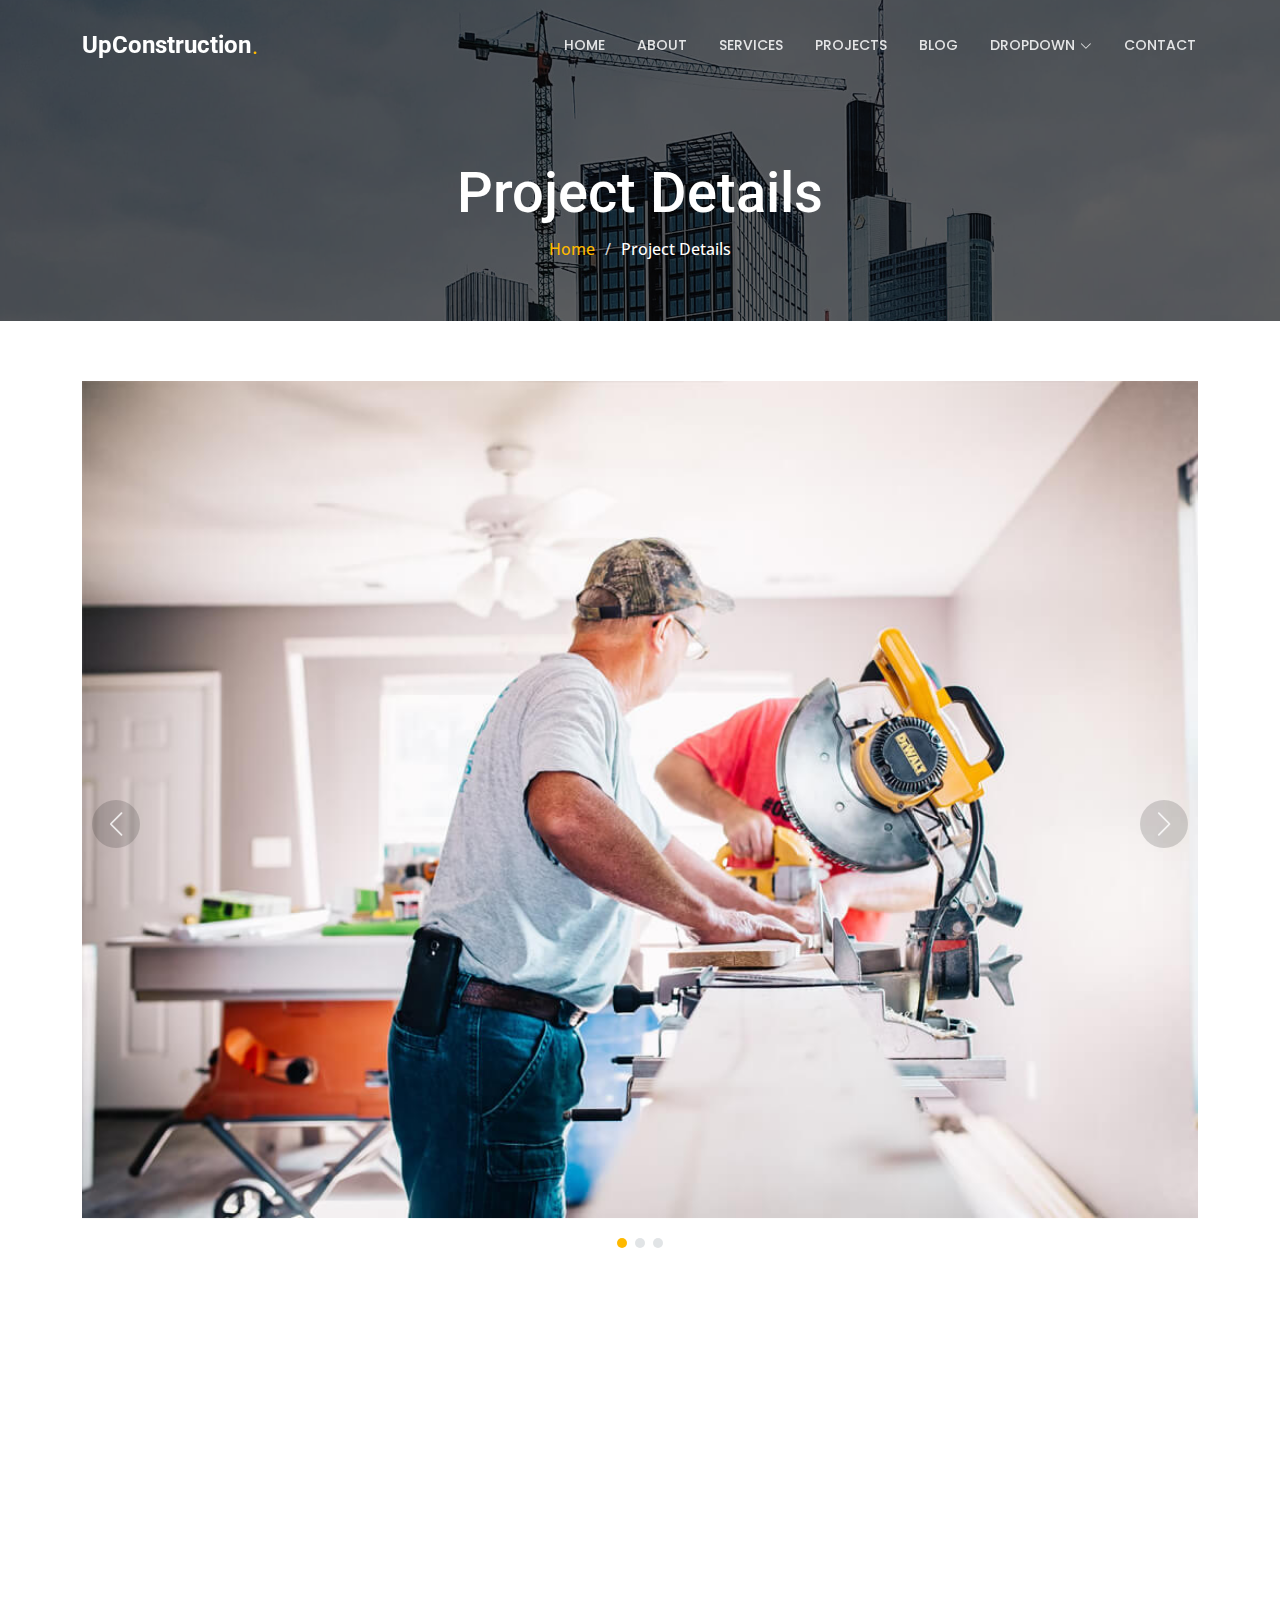
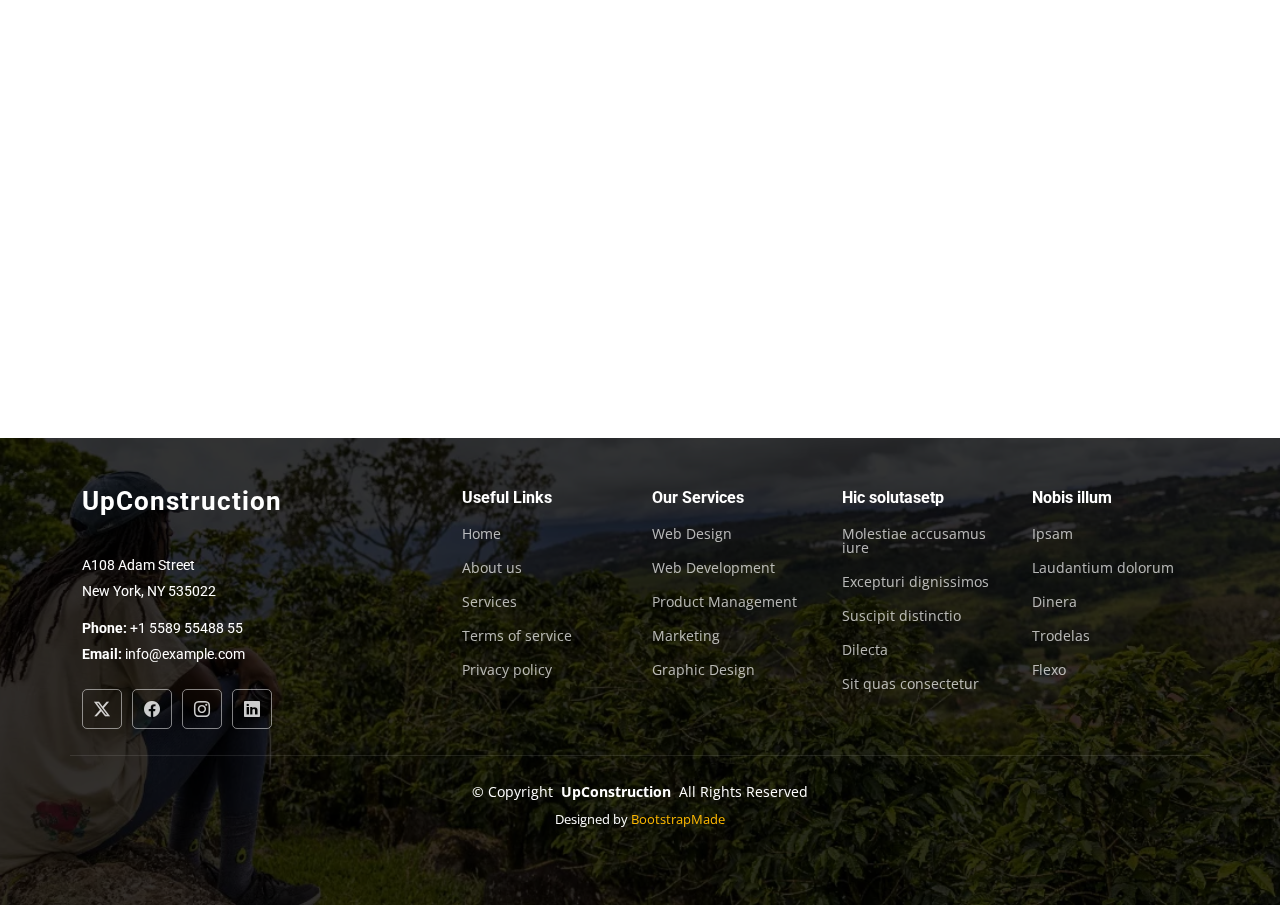
<file: project-details.html>
<!DOCTYPE html>
<html lang="en">

<head>
  <meta charset="utf-8">
  <meta content="width=device-width, initial-scale=1.0" name="viewport">
  <title>Project Details - UpConstruction Bootstrap Template</title>
  <meta content="" name="description">
  <meta content="" name="keywords">

  <!-- Favicons -->
  <link href="assets/img/favicon.png" rel="icon">
  <link href="assets/img/apple-touch-icon.png" rel="apple-touch-icon">

  <!-- Fonts -->
  <link href="https://fonts.googleapis.com" rel="preconnect">
  <link href="https://fonts.gstatic.com" rel="preconnect" crossorigin>
  <link href="https://fonts.googleapis.com/css2?family=Roboto:ital,wght@0,100;0,300;0,400;0,500;0,700;0,900;1,100;1,300;1,400;1,500;1,700;1,900&family=Open+Sans:ital,wght@0,300;0,400;0,500;0,600;0,700;0,800;1,300;1,400;1,500;1,600;1,700;1,800&family=Poppins:ital,wght@0,100;0,200;0,300;0,400;0,500;0,600;0,700;0,800;0,900;1,100;1,200;1,300;1,400;1,500;1,600;1,700;1,800;1,900&display=swap" rel="stylesheet">

  <!-- Vendor CSS Files -->
  <link href="assets/vendor/bootstrap/css/bootstrap.min.css" rel="stylesheet">
  <link href="assets/vendor/bootstrap-icons/bootstrap-icons.css" rel="stylesheet">
  <link href="assets/vendor/aos/aos.css" rel="stylesheet">
  <link href="assets/vendor/fontawesome-free/css/all.min.css" rel="stylesheet">
  <link href="assets/vendor/glightbox/css/glightbox.min.css" rel="stylesheet">
  <link href="assets/vendor/swiper/swiper-bundle.min.css" rel="stylesheet">

  <!-- Main CSS File -->
  <link href="assets/css/main.css" rel="stylesheet">

  <!-- =======================================================
  * Template Name: UpConstruction
  * Template URL: https://bootstrapmade.com/upconstruction-bootstrap-construction-website-template/
  * Updated: Jun 14 2024 with Bootstrap v5.3.3
  * Author: BootstrapMade.com
  * License: https://bootstrapmade.com/license/
  ======================================================== -->
</head>

<body class="project-details-page">

  <header id="header" class="header d-flex align-items-center fixed-top">
    <div class="container-fluid container-xl position-relative d-flex align-items-center justify-content-between">

      <a href="index.html" class="logo d-flex align-items-center">
        <!-- Uncomment the line below if you also wish to use an image logo -->
        <!-- <img src="assets/img/logo.png" alt=""> -->
        <h1 class="sitename">UpConstruction</h1> <span>.</span>
      </a>

      <nav id="navmenu" class="navmenu">
        <ul>
          <li><a href="index.html">Home</a></li>
          <li><a href="about.html">About</a></li>
          <li><a href="services.html">Services</a></li>
          <li><a href="projects.html">Projects</a></li>
          <li><a href="blog.html">Blog</a></li>
          <li class="dropdown"><a href="#"><span>Dropdown</span> <i class="bi bi-chevron-down toggle-dropdown"></i></a>
            <ul>
              <li><a href="#">Dropdown 1</a></li>
              <li class="dropdown"><a href="#"><span>Deep Dropdown</span> <i class="bi bi-chevron-down toggle-dropdown"></i></a>
                <ul>
                  <li><a href="#">Deep Dropdown 1</a></li>
                  <li><a href="#">Deep Dropdown 2</a></li>
                  <li><a href="#">Deep Dropdown 3</a></li>
                  <li><a href="#">Deep Dropdown 4</a></li>
                  <li><a href="#">Deep Dropdown 5</a></li>
                </ul>
              </li>
              <li><a href="#">Dropdown 2</a></li>
              <li><a href="#">Dropdown 3</a></li>
              <li><a href="#">Dropdown 4</a></li>
            </ul>
          </li>
          <li><a href="contact.html">Contact</a></li>
        </ul>
        <i class="mobile-nav-toggle d-xl-none bi bi-list"></i>
      </nav>

    </div>
  </header>

  <main class="main">

    <!-- Page Title -->
    <div class="page-title" style="background-image: url(assets/img/page-title-bg.jpg);">
      <div class="container position-relative">
        <h1>Project Details</h1>
        <nav class="breadcrumbs">
          <ol>
            <li><a href="index.html">Home</a></li>
            <li class="current">Project Details</li>
          </ol>
        </nav>
      </div>
    </div><!-- End Page Title -->

    <!-- Project Details Section -->
    <section id="project-details" class="project-details section">

      <div class="container" data-aos="fade-up">

        <div class="portfolio-details-slider swiper init-swiper">
          <script type="application/json" class="swiper-config">
            {
              "loop": true,
              "speed": 600,
              "autoplay": {
                "delay": 5000
              },
              "slidesPerView": "auto",
              "navigation": {
                "nextEl": ".swiper-button-next",
                "prevEl": ".swiper-button-prev"
              },
              "pagination": {
                "el": ".swiper-pagination",
                "type": "bullets",
                "clickable": true
              }
            }
          </script>
          <div class="swiper-wrapper align-items-center">

            <div class="swiper-slide">
              <img src="assets/img/projects/remodeling-1.jpg" alt="">
            </div>

            <div class="swiper-slide">
              <img src="assets/img/projects/remodeling-2.jpg" alt="">
            </div>

            <div class="swiper-slide">
              <img src="assets/img/projects/remodeling-3.jpg" alt="">
            </div>

          </div>
          <div class="swiper-button-prev"></div>
          <div class="swiper-button-next"></div>
          <div class="swiper-pagination"></div>
        </div>

        <div class="row justify-content-between gy-4 mt-4">

          <div class="col-lg-8" data-aos="fade-up">
            <div class="portfolio-description">
              <h2>This is an example of portfolio details</h2>
              <p>
                Autem ipsum nam porro corporis rerum. Quis eos dolorem eos itaque inventore commodi labore quia quia. Exercitationem repudiandae officiis neque suscipit non officia eaque itaque enim. Voluptatem officia accusantium nesciunt est omnis tempora consectetur dignissimos. Sequi nulla at esse enim cum deserunt eius.
              </p>
              <p>
                Amet consequatur qui dolore veniam voluptatem voluptatem sit. Non aspernatur atque natus ut cum nam et. Praesentium error dolores rerum minus sequi quia veritatis eum. Eos et doloribus doloremque nesciunt molestiae laboriosam.
              </p>

              <div class="testimonial-item">
                <p>
                  <i class="bi bi-quote quote-icon-left"></i>
                  <span>Export tempor illum tamen malis malis eram quae irure esse labore quem cillum quid cillum eram malis quorum velit fore eram velit sunt aliqua noster fugiat irure amet legam anim culpa.</span>
                  <i class="bi bi-quote quote-icon-right"></i>
                </p>
                <div>
                  <img src="assets/img/testimonials/testimonials-2.jpg" class="testimonial-img" alt="">
                  <h3>Sara Wilsson</h3>
                  <h4>Designer</h4>
                </div>
              </div>

              <p>
                Impedit ipsum quae et aliquid doloribus et voluptatem quasi. Perspiciatis occaecati earum et magnam animi. Quibusdam non qui ea vitae suscipit vitae sunt. Repudiandae incidunt cumque minus deserunt assumenda tempore. Delectus voluptas necessitatibus est.
              </p>

              <p>
                Sunt voluptatum sapiente facilis quo odio aut ipsum repellat debitis. Molestiae et autem libero. Explicabo et quod necessitatibus similique quis dolor eum. Numquam eaque praesentium rem et qui nesciunt.
              </p>

            </div>
          </div>

          <div class="col-lg-3" data-aos="fade-up" data-aos-delay="100">
            <div class="portfolio-info">
              <h3>Project information</h3>
              <ul>
                <li><strong>Category</strong> Web design</li>
                <li><strong>Client</strong> ASU Company</li>
                <li><strong>Project date</strong> 01 March, 2020</li>
                <li><strong>Project URL</strong> <a href="#">www.example.com</a></li>
                <li><a href="#" class="btn-visit align-self-start">Visit Website</a></li>
              </ul>
            </div>
          </div>

        </div>

      </div>

    </section><!-- /Project Details Section -->

  </main>

  <footer id="footer" class="footer">

    <div class="container footer-top">
      <div class="row gy-4">
        <div class="col-lg-4 col-md-6 footer-about">
          <a href="index.html" class="logo d-flex align-items-center">
            <span class="sitename">UpConstruction</span>
          </a>
          <div class="footer-contact pt-3">
            <p>A108 Adam Street</p>
            <p>New York, NY 535022</p>
            <p class="mt-3"><strong>Phone:</strong> <span>+1 5589 55488 55</span></p>
            <p><strong>Email:</strong> <span>info@example.com</span></p>
          </div>
          <div class="social-links d-flex mt-4">
            <a href=""><i class="bi bi-twitter-x"></i></a>
            <a href=""><i class="bi bi-facebook"></i></a>
            <a href=""><i class="bi bi-instagram"></i></a>
            <a href=""><i class="bi bi-linkedin"></i></a>
          </div>
        </div>

        <div class="col-lg-2 col-md-3 footer-links">
          <h4>Useful Links</h4>
          <ul>
            <li><a href="#">Home</a></li>
            <li><a href="#">About us</a></li>
            <li><a href="#">Services</a></li>
            <li><a href="#">Terms of service</a></li>
            <li><a href="#">Privacy policy</a></li>
          </ul>
        </div>

        <div class="col-lg-2 col-md-3 footer-links">
          <h4>Our Services</h4>
          <ul>
            <li><a href="#">Web Design</a></li>
            <li><a href="#">Web Development</a></li>
            <li><a href="#">Product Management</a></li>
            <li><a href="#">Marketing</a></li>
            <li><a href="#">Graphic Design</a></li>
          </ul>
        </div>

        <div class="col-lg-2 col-md-3 footer-links">
          <h4>Hic solutasetp</h4>
          <ul>
            <li><a href="#">Molestiae accusamus iure</a></li>
            <li><a href="#">Excepturi dignissimos</a></li>
            <li><a href="#">Suscipit distinctio</a></li>
            <li><a href="#">Dilecta</a></li>
            <li><a href="#">Sit quas consectetur</a></li>
          </ul>
        </div>

        <div class="col-lg-2 col-md-3 footer-links">
          <h4>Nobis illum</h4>
          <ul>
            <li><a href="#">Ipsam</a></li>
            <li><a href="#">Laudantium dolorum</a></li>
            <li><a href="#">Dinera</a></li>
            <li><a href="#">Trodelas</a></li>
            <li><a href="#">Flexo</a></li>
          </ul>
        </div>

      </div>
    </div>

    <div class="container copyright text-center mt-4">
      <p>© <span>Copyright</span> <strong class="px-1 sitename">UpConstruction</strong> <span>All Rights Reserved</span></p>
      <div class="credits">
        <!-- All the links in the footer should remain intact. -->
        <!-- You can delete the links only if you've purchased the pro version. -->
        <!-- Licensing information: https://bootstrapmade.com/license/ -->
        <!-- Purchase the pro version with working PHP/AJAX contact form: [buy-url] -->
        Designed by <a href="https://bootstrapmade.com/">BootstrapMade</a>
      </div>
    </div>

  </footer>

  <!-- Scroll Top -->
  <a href="#" id="scroll-top" class="scroll-top d-flex align-items-center justify-content-center"><i class="bi bi-arrow-up-short"></i></a>

  <!-- Preloader -->
  <div id="preloader"></div>

  <!-- Vendor JS Files -->
  <script src="assets/vendor/bootstrap/js/bootstrap.bundle.min.js"></script>
  <script src="assets/vendor/php-email-form/validate.js"></script>
  <script src="assets/vendor/aos/aos.js"></script>
  <script src="assets/vendor/glightbox/js/glightbox.min.js"></script>
  <script src="assets/vendor/imagesloaded/imagesloaded.pkgd.min.js"></script>
  <script src="assets/vendor/isotope-layout/isotope.pkgd.min.js"></script>
  <script src="assets/vendor/swiper/swiper-bundle.min.js"></script>
  <script src="assets/vendor/purecounter/purecounter_vanilla.js"></script>

  <!-- Main JS File -->
  <script src="assets/js/main.js"></script>

</body>

</html>
</file>
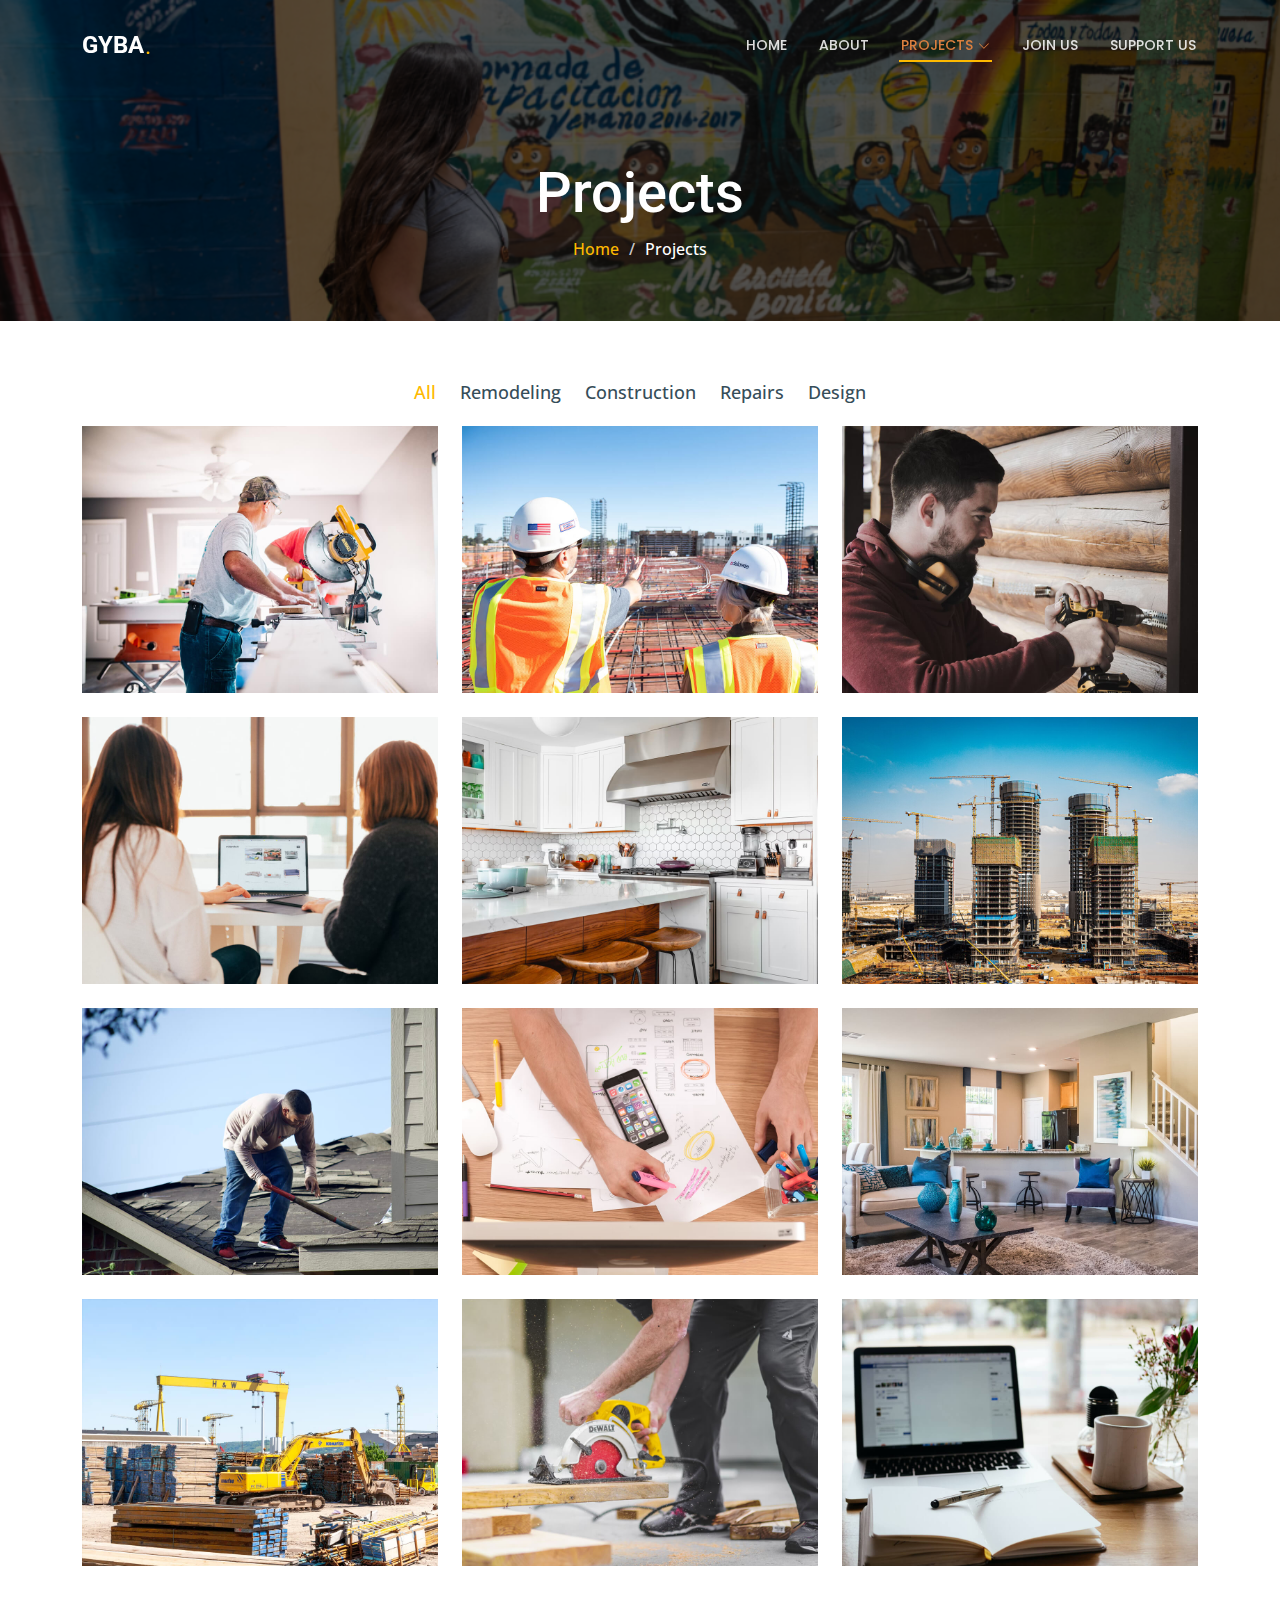
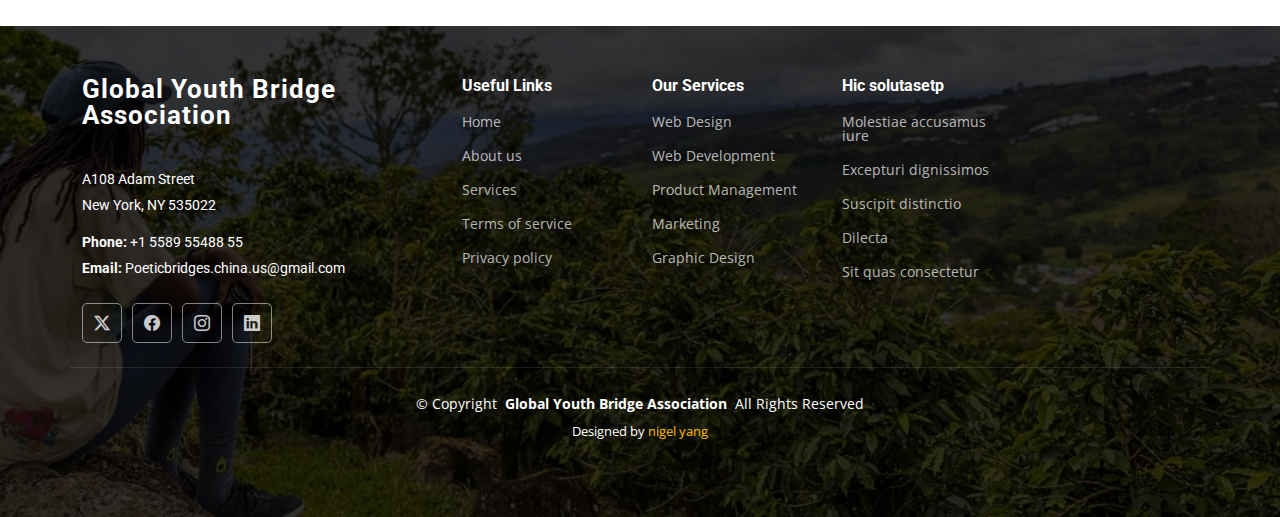
<file: projects.html>
<!DOCTYPE html>
<html lang="en">

<head>
  <meta charset="utf-8">
  <meta content="width=device-width, initial-scale=1.0" name="viewport">
  <title>Projects - UpConstruction Bootstrap Template</title>
  <meta content="" name="description">
  <meta content="" name="keywords">

  <!-- Favicons -->
  <link href="assets/img/favicon.png" rel="icon">
  <link href="assets/img/apple-touch-icon.png" rel="apple-touch-icon">

  <!-- Fonts -->
  <link href="https://fonts.googleapis.com" rel="preconnect">
  <link href="https://fonts.gstatic.com" rel="preconnect" crossorigin>
  <link href="https://fonts.googleapis.com/css2?family=Roboto:ital,wght@0,100;0,300;0,400;0,500;0,700;0,900;1,100;1,300;1,400;1,500;1,700;1,900&family=Open+Sans:ital,wght@0,300;0,400;0,500;0,600;0,700;0,800;1,300;1,400;1,500;1,600;1,700;1,800&family=Poppins:ital,wght@0,100;0,200;0,300;0,400;0,500;0,600;0,700;0,800;0,900;1,100;1,200;1,300;1,400;1,500;1,600;1,700;1,800;1,900&display=swap" rel="stylesheet">

  <!-- Vendor CSS Files -->
  <link href="assets/vendor/bootstrap/css/bootstrap.min.css" rel="stylesheet">
  <link href="assets/vendor/bootstrap-icons/bootstrap-icons.css" rel="stylesheet">
  <link href="assets/vendor/aos/aos.css" rel="stylesheet">
  <link href="assets/vendor/fontawesome-free/css/all.min.css" rel="stylesheet">
  <link href="assets/vendor/glightbox/css/glightbox.min.css" rel="stylesheet">
  <link href="assets/vendor/swiper/swiper-bundle.min.css" rel="stylesheet">

  <!-- Main CSS File -->
  <link href="assets/css/main.css" rel="stylesheet">

  <!-- =======================================================
  * Template Name: UpConstruction
  * Template URL: https://bootstrapmade.com/upconstruction-bootstrap-construction-website-template/
  * Updated: Jun 14 2024 with Bootstrap v5.3.3
  * Author: BootstrapMade.com
  * License: https://bootstrapmade.com/license/
  ======================================================== -->
</head>

<body class="projects-page">

  <header id="header" class="header d-flex align-items-center fixed-top">
    <div class="container-fluid container-xl position-relative d-flex align-items-center justify-content-between">

      <a href="index.html" class="logo d-flex align-items-center">
        <!-- Uncomment the line below if you also wish to use an image logo -->
        <!-- <img src="assets/img/logo.png" alt=""> -->
        <h1 class="sitename">GYBA</h1> <span>.</span>
      </a>

      <nav id="navmenu" class="navmenu">
        <ul>
          <li><a href="index.html">Home</a></li>
          <li><a href="about.html">About</a></li>
          <!--
          <li><a href="services.html">Services</a></li>
          -->
          <li class="dropdown"><a href="projects.html" class="active"><span>Projects</span> <i class="bi bi-chevron-down toggle-dropdown"></i></a> 
          	<ul>
          		<li><a href="poetic-details.html">Poetic Bridges</a></li>
              <li><a href="mun-details.html">MUN</a></li>
              <li><a href="course-details.html">college application course</a></li>
            </ul>
          </li>
          
          <!--
          <li><a href="blog.html">Blog</a></li>
          
          <li class="dropdown"><a href="#"><span>Dropdown</span> <i class="bi bi-chevron-down toggle-dropdown"></i></a>
            <ul>
              <li><a href="#">Dropdown 1</a></li>
              <li class="dropdown"><a href="#"><span>Deep Dropdown</span> <i class="bi bi-chevron-down toggle-dropdown"></i></a>
                <ul>
                  <li><a href="#">Deep Dropdown 1</a></li>
                  <li><a href="#">Deep Dropdown 2</a></li>
                  <li><a href="#">Deep Dropdown 3</a></li>
                  <li><a href="#">Deep Dropdown 4</a></li>
                  <li><a href="#">Deep Dropdown 5</a></li>
                </ul>
              </li>
              <li><a href="#">Dropdown 2</a></li>
              <li><a href="#">Dropdown 3</a></li>
              <li><a href="#">Dropdown 4</a></li>
            </ul>
          </li>
          -->
          <li><a href="joinus.html">Join Us</a></li>
          <li><a href="support.html">Support Us</a></li>
        </ul>
        <i class="mobile-nav-toggle d-xl-none bi bi-list"></i>
      </nav>

    </div>
  </header>

  <main class="main">

    <!-- Page Title -->
    <div class="page-title" style="background-image: url(assets/img/Photos.png);">
      <div class="container position-relative">
        <h1>Projects</h1>
        <nav class="breadcrumbs">
          <ol>
            <li><a href="index.html">Home</a></li>
            <li class="current">Projects</li>
          </ol>
        </nav>
      </div>
    </div><!-- End Page Title -->

    <!-- Projects Section -->
    <section id="projects" class="projects section">

      <div class="container">

        <div class="isotope-layout" data-default-filter="*" data-layout="masonry" data-sort="original-order">

          <ul class="portfolio-filters isotope-filters" data-aos="fade-up" data-aos-delay="100">
            <li data-filter="*" class="filter-active">All</li>
            <li data-filter=".filter-remodeling">Remodeling</li>
            <li data-filter=".filter-construction">Construction</li>
            <li data-filter=".filter-repairs">Repairs</li>
            <li data-filter=".filter-design">Design</li>
          </ul><!-- End Portfolio Filters -->

          <div class="row gy-4 isotope-container" data-aos="fade-up" data-aos-delay="200">

            <div class="col-lg-4 col-md-6 portfolio-item isotope-item filter-remodeling">
              <div class="portfolio-content h-100">
                <img src="assets/img/projects/remodeling-1.jpg" class="img-fluid" alt="">
                <div class="portfolio-info">
                  <h4>App 1</h4>
                  <p>Lorem ipsum, dolor sit amet consectetur</p>
                  <a href="assets/img/projects/remodeling-1.jpg" title="App 1" data-gallery="portfolio-gallery-app" class="glightbox preview-link"><i class="bi bi-zoom-in"></i></a>
                  <a href="project-details.html" title="More Details" class="details-link"><i class="bi bi-link-45deg"></i></a>
                </div>
              </div>
            </div><!-- End Portfolio Item -->

            <div class="col-lg-4 col-md-6 portfolio-item isotope-item filter-construction">
              <div class="portfolio-content h-100">
                <img src="assets/img/projects/construction-1.jpg" class="img-fluid" alt="">
                <div class="portfolio-info">
                  <h4>Product 1</h4>
                  <p>Lorem ipsum, dolor sit amet consectetur</p>
                  <a href="assets/img/projects/construction-1.jpg" title="Product 1" data-gallery="portfolio-gallery-product" class="glightbox preview-link"><i class="bi bi-zoom-in"></i></a>
                  <a href="project-details.html" title="More Details" class="details-link"><i class="bi bi-link-45deg"></i></a>
                </div>
              </div>
            </div><!-- End Portfolio Item -->

            <div class="col-lg-4 col-md-6 portfolio-item isotope-item filter-repairs">
              <div class="portfolio-content h-100">
                <img src="assets/img/projects/repairs-1.jpg" class="img-fluid" alt="">
                <div class="portfolio-info">
                  <h4>Branding 1</h4>
                  <p>Lorem ipsum, dolor sit amet consectetur</p>
                  <a href="assets/img/projects/repairs-1.jpg" title="Branding 1" data-gallery="portfolio-gallery-branding" class="glightbox preview-link"><i class="bi bi-zoom-in"></i></a>
                  <a href="project-details.html" title="More Details" class="details-link"><i class="bi bi-link-45deg"></i></a>
                </div>
              </div>
            </div><!-- End Portfolio Item -->

            <div class="col-lg-4 col-md-6 portfolio-item isotope-item filter-design">
              <div class="portfolio-content h-100">
                <img src="assets/img/projects/design-1.jpg" class="img-fluid" alt="">
                <div class="portfolio-info">
                  <h4>Books 1</h4>
                  <p>Lorem ipsum, dolor sit amet consectetur</p>
                  <a href="assets/img/projects/design-1.jpg" title="Branding 1" data-gallery="portfolio-gallery-book" class="glightbox preview-link"><i class="bi bi-zoom-in"></i></a>
                  <a href="project-details.html" title="More Details" class="details-link"><i class="bi bi-link-45deg"></i></a>
                </div>
              </div>
            </div><!-- End Portfolio Item -->

            <div class="col-lg-4 col-md-6 portfolio-item isotope-item filter-remodeling">
              <div class="portfolio-content h-100">
                <img src="assets/img/projects/remodeling-2.jpg" class="img-fluid" alt="">
                <div class="portfolio-info">
                  <h4>App 2</h4>
                  <p>Lorem ipsum, dolor sit amet consectetur</p>
                  <a href="assets/img/projects/remodeling-2.jpg" title="App 2" data-gallery="portfolio-gallery-app" class="glightbox preview-link"><i class="bi bi-zoom-in"></i></a>
                  <a href="project-details.html" title="More Details" class="details-link"><i class="bi bi-link-45deg"></i></a>
                </div>
              </div>
            </div><!-- End Portfolio Item -->

            <div class="col-lg-4 col-md-6 portfolio-item isotope-item filter-construction">
              <div class="portfolio-content h-100">
                <img src="assets/img/projects/construction-2.jpg" class="img-fluid" alt="">
                <div class="portfolio-info">
                  <h4>Product 2</h4>
                  <p>Lorem ipsum, dolor sit amet consectetur</p>
                  <a href="assets/img/projects/construction-2.jpg" title="Product 2" data-gallery="portfolio-gallery-product" class="glightbox preview-link"><i class="bi bi-zoom-in"></i></a>
                  <a href="project-details.html" title="More Details" class="details-link"><i class="bi bi-link-45deg"></i></a>
                </div>
              </div>
            </div><!-- End Portfolio Item -->

            <div class="col-lg-4 col-md-6 portfolio-item isotope-item filter-repairs">
              <div class="portfolio-content h-100">
                <img src="assets/img/projects/repairs-2.jpg" class="img-fluid" alt="">
                <div class="portfolio-info">
                  <h4>Branding 2</h4>
                  <p>Lorem ipsum, dolor sit amet consectetur</p>
                  <a href="assets/img/projects/repairs-2.jpg" title="Branding 2" data-gallery="portfolio-gallery-branding" class="glightbox preview-link"><i class="bi bi-zoom-in"></i></a>
                  <a href="project-details.html" title="More Details" class="details-link"><i class="bi bi-link-45deg"></i></a>
                </div>
              </div>
            </div><!-- End Portfolio Item -->

            <div class="col-lg-4 col-md-6 portfolio-item isotope-item filter-design">
              <div class="portfolio-content h-100">
                <img src="assets/img/projects/design-2.jpg" class="img-fluid" alt="">
                <div class="portfolio-info">
                  <h4>Books 2</h4>
                  <p>Lorem ipsum, dolor sit amet consectetur</p>
                  <a href="assets/img/projects/design-2.jpg" title="Branding 2" data-gallery="portfolio-gallery-book" class="glightbox preview-link"><i class="bi bi-zoom-in"></i></a>
                  <a href="project-details.html" title="More Details" class="details-link"><i class="bi bi-link-45deg"></i></a>
                </div>
              </div>
            </div><!-- End Portfolio Item -->

            <div class="col-lg-4 col-md-6 portfolio-item isotope-item filter-remodeling">
              <div class="portfolio-content h-100">
                <img src="assets/img/projects/remodeling-3.jpg" class="img-fluid" alt="">
                <div class="portfolio-info">
                  <h4>App 3</h4>
                  <p>Lorem ipsum, dolor sit amet consectetur</p>
                  <a href="assets/img/projects/remodeling-3.jpg" title="App 3" data-gallery="portfolio-gallery-app" class="glightbox preview-link"><i class="bi bi-zoom-in"></i></a>
                  <a href="project-details.html" title="More Details" class="details-link"><i class="bi bi-link-45deg"></i></a>
                </div>
              </div>
            </div><!-- End Portfolio Item -->

            <div class="col-lg-4 col-md-6 portfolio-item isotope-item filter-construction">
              <div class="portfolio-content h-100">
                <img src="assets/img/projects/construction-3.jpg" class="img-fluid" alt="">
                <div class="portfolio-info">
                  <h4>Product 3</h4>
                  <p>Lorem ipsum, dolor sit amet consectetur</p>
                  <a href="assets/img/projects/construction-3.jpg" title="Product 3" data-gallery="portfolio-gallery-product" class="glightbox preview-link"><i class="bi bi-zoom-in"></i></a>
                  <a href="project-details.html" title="More Details" class="details-link"><i class="bi bi-link-45deg"></i></a>
                </div>
              </div>
            </div><!-- End Portfolio Item -->

            <div class="col-lg-4 col-md-6 portfolio-item isotope-item filter-repairs">
              <div class="portfolio-content h-100">
                <img src="assets/img/projects/repairs-3.jpg" class="img-fluid" alt="">
                <div class="portfolio-info">
                  <h4>Branding 3</h4>
                  <p>Lorem ipsum, dolor sit amet consectetur</p>
                  <a href="assets/img/projects/repairs-3.jpg" title="Branding 2" data-gallery="portfolio-gallery-branding" class="glightbox preview-link"><i class="bi bi-zoom-in"></i></a>
                  <a href="project-details.html" title="More Details" class="details-link"><i class="bi bi-link-45deg"></i></a>
                </div>
              </div>
            </div><!-- End Portfolio Item -->

            <div class="col-lg-4 col-md-6 portfolio-item isotope-item filter-design">
              <div class="portfolio-content h-100">
                <img src="assets/img/projects/design-3.jpg" class="img-fluid" alt="">
                <div class="portfolio-info">
                  <h4>Books 3</h4>
                  <p>Lorem ipsum, dolor sit amet consectetur</p>
                  <a href="assets/img/projects/design-3.jpg" title="Branding 3" data-gallery="portfolio-gallery-book" class="glightbox preview-link"><i class="bi bi-zoom-in"></i></a>
                  <a href="project-details.html" title="More Details" class="details-link"><i class="bi bi-link-45deg"></i></a>
                </div>
              </div>
            </div><!-- End Portfolio Item -->

          </div><!-- End Portfolio Container -->

        </div>

      </div>

    </section><!-- /Projects Section -->

  </main>

  <footer id="footer" class="footer">

    <div class="container footer-top">
      <div class="row gy-4">
        <div class="col-lg-4 col-md-6 footer-about">
          <a href="index.html" class="logo d-flex align-items-center">
            <span class="sitename">Global Youth Bridge Association</span>
          </a>
          <div class="footer-contact pt-3">
            <p>A108 Adam Street</p>
            <p>New York, NY 535022</p>
            <p class="mt-3"><strong>Phone:</strong> <span>+1 5589 55488 55</span></p>
            <p><strong>Email:</strong> <span>Poeticbridges.china.us@gmail.com</span></p>
          </div>
          <div class="social-links d-flex mt-4">
            <a href=""><i class="bi bi-twitter-x"></i></a>
            <a href=""><i class="bi bi-facebook"></i></a>
            <a href=""><i class="bi bi-instagram"></i></a>
            <a href=""><i class="bi bi-linkedin"></i></a>
          </div>
        </div>

        <div class="col-lg-2 col-md-3 footer-links">
          <h4>Useful Links</h4>
          <ul>
            <li><a href="#">Home</a></li>
            <li><a href="#">About us</a></li>
            <li><a href="#">Services</a></li>
            <li><a href="#">Terms of service</a></li>
            <li><a href="#">Privacy policy</a></li>
          </ul>
        </div>

        <div class="col-lg-2 col-md-3 footer-links">
          <h4>Our Services</h4>
          <ul>
            <li><a href="#">Web Design</a></li>
            <li><a href="#">Web Development</a></li>
            <li><a href="#">Product Management</a></li>
            <li><a href="#">Marketing</a></li>
            <li><a href="#">Graphic Design</a></li>
          </ul>
        </div>

        <div class="col-lg-2 col-md-3 footer-links">
          <h4>Hic solutasetp</h4>
          <ul>
            <li><a href="#">Molestiae accusamus iure</a></li>
            <li><a href="#">Excepturi dignissimos</a></li>
            <li><a href="#">Suscipit distinctio</a></li>
            <li><a href="#">Dilecta</a></li>
            <li><a href="#">Sit quas consectetur</a></li>
          </ul>
        </div>
<!--
        <div class="col-lg-2 col-md-3 footer-links">
          <h4>Nobis illum</h4>
          <ul>
            <li><a href="#">Ipsam</a></li>
            <li><a href="#">Laudantium dolorum</a></li>
            <li><a href="#">Dinera</a></li>
            <li><a href="#">Trodelas</a></li>
            <li><a href="#">Flexo</a></li>
          </ul>
        </div>
-->
      </div>
    </div>

    <div class="container copyright text-center mt-4">
      <p>© <span>Copyright</span> <strong class="px-1 sitename"> Global Youth Bridge Association</strong> <span>All Rights Reserved</span></p>
      <div class="credits">
        <!-- All the links in the footer should remain intact. -->
        <!-- You can delete the links only if you've purchased the pro version. -->
        <!-- Licensing information: https://bootstrapmade.com/license/ -->
        <!-- Purchase the pro version with working PHP/AJAX contact form: [buy-url] -->
        Designed by <a href="#">nigel yang</a>
      </div>
    </div>

  </footer>

  <!-- Scroll Top -->
  <a href="#" id="scroll-top" class="scroll-top d-flex align-items-center justify-content-center"><i class="bi bi-arrow-up-short"></i></a>

  <!-- Preloader -->
  <div id="preloader"></div>

  <!-- Vendor JS Files -->
  <script src="assets/vendor/bootstrap/js/bootstrap.bundle.min.js"></script>
  <script src="assets/vendor/php-email-form/validate.js"></script>
  <script src="assets/vendor/aos/aos.js"></script>
  <script src="assets/vendor/glightbox/js/glightbox.min.js"></script>
  <script src="assets/vendor/imagesloaded/imagesloaded.pkgd.min.js"></script>
  <script src="assets/vendor/isotope-layout/isotope.pkgd.min.js"></script>
  <script src="assets/vendor/swiper/swiper-bundle.min.js"></script>
  <script src="assets/vendor/purecounter/purecounter_vanilla.js"></script>

  <!-- Main JS File -->
  <script src="assets/js/main.js"></script>

</body>

</html>
</file>
<file: assets/css/main.css>
/**
* Template Name: UpConstruction
* Template URL: https://bootstrapmade.com/upconstruction-bootstrap-construction-website-template/
* Updated: Jun 14 2024 with Bootstrap v5.3.3
* Author: BootstrapMade.com
* License: https://bootstrapmade.com/license/
*/

/*--------------------------------------------------------------
# Font & Color Variables
# Help: https://bootstrapmade.com/color-system/
--------------------------------------------------------------*/
:root {
 --animate-duration:1s;
 --animate-delay:1s;
 --animate-repeat:1
}
@font-face {
  font-family: "remixicon";
  src: url('remixicon.eot?t=1708865856766'); /* IE9*/
  src: url('remixicon.eot?t=1708865856766#iefix') format('embedded-opentype'), /* IE6-IE8 */
  url("remixicon.woff2?t=1708865856766") format("woff2"),
  url("remixicon.woff?t=1708865856766") format("woff"),
  url('remixicon.ttf?t=1708865856766') format('truetype'), /* chrome, firefox, opera, Safari, Android, iOS 4.2+*/
  url('remixicon.svg?t=1708865856766#remixicon') format('svg'); /* iOS 4.1- */
  font-display: swap;
}

[class^="ri-"], [class*=" ri-"] {
  font-family: 'remixicon' !important;
  font-style: normal;
  -webkit-font-smoothing: antialiased;
  -moz-osx-font-smoothing: grayscale;
}
/* Fonts */
:root {
  --default-font: "Open Sans",  system-ui, -apple-system, "Segoe UI", Roboto, "Helvetica Neue", Arial, "Noto Sans", "Liberation Sans", sans-serif, "Apple Color Emoji", "Segoe UI Emoji", "Segoe UI Symbol", "Noto Color Emoji";
  --heading-font: "Roboto",  sans-serif;
  --nav-font: "Poppins",  sans-serif;
}

/* Global Colors - The following color variables are used throughout the website. Updating them here will change the color scheme of the entire website */
:root { 
  --background-color: #ffffff; /* Background color for the entire website, including individual sections */
  --default-color: #364d59; /* Default color used for the majority of the text content across the entire website */
  --heading-color: #52565e; /* Color for headings, subheadings and title throughout the website */
  --accent-color: #feb900; /* Accent color that represents your brand on the website. It's used for buttons, links, and other elements that need to stand out */
  --contrast-color: #ffffff; /* The contrast color is used for elements when the background color is one of the heading, accent, or default colors. Its purpose is to ensure proper contrast and readability when placed over these more dominant colors */
}

/* Nav Menu Colors - The following color variables are used specifically for the navigation menu. They are separate from the global colors to allow for more customization options */
:root {
  --nav-color: rgba(255, 255, 255, 0.85);  /* The default color of the main navmenu links */
  --nav-hover-color: #da7f3f; /* Applied to main navmenu links when they are hovered over or active */
  --nav-dropdown-background-color: #ffffff; /* Used as the background color for dropdown items that appear when hovering over primary navigation items */
  --nav-dropdown-color: #212529; /* Used for navigation links of the dropdown items in the navigation menu. */
  --nav-dropdown-hover-color: #feb900; /* Similar to --nav-hover-color, this color is applied to dropdown navigation links when they are hovered over. */
}

/* Smooth scroll */
:root {
  scroll-behavior: smooth;
}

/*--------------------------------------------------------------
# General
--------------------------------------------------------------*/
body {
  color: var(--default-color);
  background-color: var(--background-color);
  font-family: var(--default-font);
}

a {
  color: var(--accent-color);
  text-decoration: none;
  transition: 0.3s;
}

a:hover {
  color: color-mix(in srgb, var(--accent-color), transparent 25%);
  text-decoration: none;
}

h1,
h2,
h3,
h4,
h5,
h6 {
  color: var(--heading-color);
  font-family: var(--heading-font);
}

/*--------------------------------------------------------------
# Global Header
--------------------------------------------------------------*/
.header {
  --background-color: rgba(255, 255, 255, 0);
  --default-color: #ffffff;
  --heading-color: #ffffff;
  color: var(--default-color);
  background-color: var(--background-color);
  padding: 20px 0;
  transition: all 0.5s;
  z-index: 997;
}

.header .logo img {
  max-height: 32px;
  margin-right: 8px;
}

.header .logo h1 {
  font-size: 24px;
  margin: 0;
  font-weight: 700;
  color: var(--heading-color);
}

.header .logo span {
  font-size: 24px;
  padding-left: 1px;
  font-family: var(--heading-font);
  color: var(--color-primary);
}

.scrolled .header {
  box-shadow: 0px 0 18px rgba(0, 0, 0, 0.1);
}

/* Global Header on Scroll
------------------------------*/
.scrolled .header {
  --background-color: rgba(255, 255, 255, 0.95);
  --heading-color: #3c3c3c;
  --nav-color: #3c3c3c;
  --nav-hover-color: #3c3c3c;
}

/*--------------------------------------------------------------
# Navigation Menu
--------------------------------------------------------------*/
/* Desktop Navigation */
@media (min-width: 1200px) {
  .navmenu {
    padding: 0;
  }

  .navmenu ul {
    margin: 0;
    padding: 0;
    display: flex;
    list-style: none;
    align-items: center;
  }

  .navmenu li {
    position: relative;
  }

  .navmenu>ul>li {
    white-space: nowrap;
    padding: 15px 14px;
  }

  .navmenu>ul>li:last-child {
    padding-right: 0;
  }

  .navmenu a,
  .navmenu a:focus {
    color: var(--nav-color);
    font-size: 14px;
    padding: 0 2px;
    font-family: var(--nav-font);
    font-weight: 500;
    display: flex;
    align-items: center;
    justify-content: space-between;
    white-space: nowrap;
    transition: 0.3s;
    position: relative;
    text-transform: uppercase;
  }

  .navmenu a i,
  .navmenu a:focus i {
    font-size: 12px;
    line-height: 0;
    margin-left: 5px;
    transition: 0.3s;
  }

  .navmenu>ul>li>a:before {
    content: "";
    position: absolute;
    height: 2px;
    bottom: -6px;
    left: 0;
    background-color: var(--accent-color);
    visibility: hidden;
    width: 0px;
    transition: all 0.3s ease-in-out 0s;
  }

  .navmenu a:hover:before,
  .navmenu li:hover>a:before,
  .navmenu .active:before {
    visibility: visible;
    width: 100%;
  }

  .navmenu li:hover>a,
  .navmenu .active,
  .navmenu .active:focus {
    color: var(--nav-hover-color);
  }

  .navmenu .dropdown ul {
    margin: 0;
    padding: 10px 0;
    background: var(--nav-dropdown-background-color);
    display: block;
    position: absolute;
    visibility: hidden;
    left: 14px;
    top: 130%;
    opacity: 0;
    transition: 0.3s;
    border-radius: 4px;
    z-index: 99;
    box-shadow: 0px 0px 30px rgba(0, 0, 0, 0.1);
  }

  .navmenu .dropdown ul li {
    min-width: 200px;
  }

  .navmenu .dropdown ul a {
    padding: 10px 20px;
    font-size: 15px;
    text-transform: none;
    font-weight: 400;
    color: var(--nav-dropdown-color);
  }

  .navmenu .dropdown ul a i {
    font-size: 12px;
  }

  .navmenu .dropdown ul a:hover,
  .navmenu .dropdown ul .active:hover,
  .navmenu .dropdown ul li:hover>a {
    color: var(--nav-dropdown-hover-color);
  }

  .navmenu .dropdown:hover>ul {
    opacity: 1;
    top: 100%;
    visibility: visible;
  }

  .navmenu .dropdown .dropdown ul {
    top: 0;
    left: -90%;
    visibility: hidden;
  }

  .navmenu .dropdown .dropdown:hover>ul {
    opacity: 1;
    top: 0;
    left: -100%;
    visibility: visible;
  }
}

/* Mobile Navigation */
@media (max-width: 1199px) {
  .mobile-nav-toggle {
    color: var(--nav-color);
    font-size: 28px;
    line-height: 0;
    margin-right: 10px;
    cursor: pointer;
    transition: color 0.3s;
  }

  .navmenu {
    padding: 0;
    z-index: 9997;
  }

  .navmenu ul {
    display: none;
    position: absolute;
    inset: 60px 20px 20px 20px;
    padding: 10px 0;
    margin: 0;
    border-radius: 6px;
    background-color: var(--nav-dropdown-background-color);
    border: 1px solid color-mix(in srgb, var(--default-color), transparent 90%);
    box-shadow: none;
    overflow-y: auto;
    transition: 0.3s;
    z-index: 9998;
  }

  .navmenu a,
  .navmenu a:focus {
    color: var(--nav-dropdown-color);
    padding: 10px 20px;
    font-family: var(--nav-font);
    font-size: 17px;
    font-weight: 500;
    display: flex;
    align-items: center;
    justify-content: space-between;
    white-space: nowrap;
    transition: 0.3s;
  }

  .navmenu a i,
  .navmenu a:focus i {
    font-size: 12px;
    line-height: 0;
    margin-left: 5px;
    width: 30px;
    height: 30px;
    display: flex;
    align-items: center;
    justify-content: center;
    border-radius: 50%;
    transition: 0.3s;
    background-color: color-mix(in srgb, var(--accent-color), transparent 90%);
  }

  .navmenu a i:hover,
  .navmenu a:focus i:hover {
    background-color: var(--accent-color);
    color: var(--contrast-color);
  }

  .navmenu a:hover,
  .navmenu .active,
  .navmenu .active:focus {
    color: var(--nav-dropdown-hover-color);
  }

  .navmenu .active i,
  .navmenu .active:focus i {
    background-color: var(--accent-color);
    color: var(--contrast-color);
    transform: rotate(180deg);
  }

  .navmenu .dropdown ul {
    position: static;
    display: none;
    z-index: 99;
    padding: 10px 0;
    margin: 10px 20px;
    background-color: var(--nav-dropdown-background-color);
    transition: all 0.5s ease-in-out;
  }

  .navmenu .dropdown ul ul {
    background-color: rgba(33, 37, 41, 0.1);
  }

  .navmenu .dropdown>.dropdown-active {
    display: block;
    background-color: rgba(33, 37, 41, 0.03);
  }

  .mobile-nav-active {
    overflow: hidden;
  }

  .mobile-nav-active .mobile-nav-toggle {
    color: #fff;
    position: absolute;
    font-size: 32px;
    top: 15px;
    right: 15px;
    margin-right: 0;
    z-index: 9999;
  }

  .mobile-nav-active .navmenu {
    position: fixed;
    overflow: hidden;
    inset: 0;
    background: rgba(33, 37, 41, 0.8);
    transition: 0.3s;
  }

  .mobile-nav-active .navmenu>ul {
    display: block;
  }
}
/*--------------------------------------------------------------
# About
--------------------------------------------------------------*/
.about .content h2 {
  font-weight: 700;
  font-size: 48px;
  line-height: 60px;
  margin-bottom: 20px;
  text-transform: uppercase;
}

.about .content h3 {
  font-weight: 500;
  line-height: 32px;
  font-size: 24px;
}

.about .content ul {
  list-style: none;
  padding: 0;
}

.about .content ul li {
  padding: 10px 0 0 28px;
  position: relative;
}

.about .content ul i {
  left: 0;
  top: 7px;
  position: absolute;
  font-size: 20px;
  color: #d9232d;
}

.about .content p:last-child {
  margin-bottom: 0;
}
.ri-check-double-line:before { content: "\eb79"; }
/*--------------------------------------------------------------
# Global Footer
--------------------------------------------------------------*/
.footer {
  --background-color: #000000;
  --heading-color: var(--contrast-color);
  --default-color: var(--contrast-color);
  color: var(--default-color);
  background-color: var(--background-color);
  background: url("../img/1.jpg.webp") top center no-repeat;
  background-size: cover;
  font-size: 14px;
  padding-bottom: 50px;
  position: relative;
}

.footer .container {
  position: relative;
}

.footer:before {
  content: "";
  background: color-mix(in srgb, var(--background-color), transparent 20%);
  position: absolute;
  inset: 0;
}

.footer .footer-top {
  padding-top: 50px;
}

.footer .footer-about .logo {
  line-height: 1;
  margin-bottom: 25px;
}

.footer .footer-about .logo img {
  max-height: 40px;
  margin-right: 6px;
}

.footer .footer-about .logo span {
  color: var(--heading-color);
  font-family: var(--heading-font);
  font-size: 26px;
  font-weight: 700;
  letter-spacing: 1px;
}

.footer .footer-about p {
  font-size: 14px;
  font-family: var(--heading-font);
}

.footer .social-links a {
  display: flex;
  align-items: center;
  justify-content: center;
  width: 40px;
  height: 40px;
  border-radius: 5px;
  border: 1px solid color-mix(in srgb, var(--default-color), transparent 50%);
  font-size: 16px;
  color: color-mix(in srgb, var(--default-color), transparent 20%);
  margin-right: 10px;
  transition: 0.3s;
}

.footer .social-links a:hover {
  color: var(--accent-color);
  border-color: var(--accent-color);
}

.footer h4 {
  font-size: 16px;
  font-weight: bold;
  position: relative;
  padding-bottom: 12px;
}

.footer .footer-links {
  margin-bottom: 30px;
}

.footer .footer-links ul {
  list-style: none;
  padding: 0;
  margin: 0;
}

.footer .footer-links ul i {
  padding-right: 2px;
  font-size: 12px;
  line-height: 0;
}

.footer .footer-links ul li {
  padding: 10px 0;
  display: flex;
  align-items: center;
}

.footer .footer-links ul li:first-child {
  padding-top: 0;
}

.footer .footer-links ul a {
  color: color-mix(in srgb, var(--default-color), transparent 30%);
  display: inline-block;
  line-height: 1;
}

.footer .footer-links ul a:hover {
  color: var(--accent-color);
}

.footer .footer-contact p {
  margin-bottom: 5px;
}

.footer .copyright {
  padding-top: 25px;
  padding-bottom: 25px;
  border-top: 1px solid color-mix(in srgb, var(--default-color), transparent 90%);
}

.footer .copyright p {
  margin-bottom: 0;
}

.footer .credits {
  margin-top: 8px;
  font-size: 13px;
}

/*--------------------------------------------------------------
# Preloader
--------------------------------------------------------------*/
#preloader {
  position: fixed;
  inset: 0;
  z-index: 999999;
  overflow: hidden;
  background: var(--background-color);
  transition: all 0.6s ease-out;
}

#preloader:before {
  content: "";
  position: fixed;
  top: calc(50% - 30px);
  left: calc(50% - 30px);
  border: 6px solid #ffffff;
  border-color: var(--accent-color) transparent var(--accent-color) transparent;
  border-radius: 50%;
  width: 60px;
  height: 60px;
  animation: animate-preloader 1.5s linear infinite;
}

@keyframes animate-preloader {
  0% {
    transform: rotate(0deg);
  }

  100% {
    transform: rotate(360deg);
  }
}

/*--------------------------------------------------------------
# Scroll Top Button
--------------------------------------------------------------*/
.scroll-top {
  position: fixed;
  visibility: hidden;
  opacity: 0;
  right: 15px;
  bottom: 15px;
  z-index: 99999;
  background-color: var(--accent-color);
  width: 40px;
  height: 40px;
  border-radius: 4px;
  transition: all 0.4s;
}

.scroll-top i {
  font-size: 24px;
  color: var(--default-color);
  line-height: 0;
}

.scroll-top:hover {
  background-color: color-mix(in srgb, var(--accent-color), transparent 20%);
  color: var(--contrast-color);
}

.scroll-top.active {
  visibility: visible;
  opacity: 1;
}

/*--------------------------------------------------------------
# Disable aos animation delay on mobile devices
--------------------------------------------------------------*/
@media screen and (max-width: 768px) {
  [data-aos-delay] {
    transition-delay: 0 !important;
  }
}

/*--------------------------------------------------------------
# Global Page Titles & Breadcrumbs
--------------------------------------------------------------*/
.page-title {
  --background-color: #000000;
  --heading-color: var(--contrast-color);
  --default-color: var(--contrast-color);
  color: var(--default-color);
  background-color: var(--background-color);
  background-size: cover;
  background-position: center;
  background-repeat: no-repeat;
  padding: 160px 0 60px 0;
  text-align: center;
  position: relative;
}

.page-title:before {
  content: "";
  background-color: color-mix(in srgb, var(--background-color), transparent 40%);
  position: absolute;
  inset: 0;
}

.page-title h1 {
  font-size: 56px;
  font-weight: 500;
  margin-bottom: 10px;
}

.page-title .breadcrumbs ol {
  display: flex;
  flex-wrap: wrap;
  list-style: none;
  justify-content: center;
  padding: 0;
  margin: 0;
  font-size: 16px;
  font-weight: 500;
}

.page-title .breadcrumbs ol li+li {
  padding-left: 10px;
}

.page-title .breadcrumbs ol li+li::before {
  content: "/";
  display: inline-block;
  padding-right: 10px;
  color: color-mix(in srgb, var(--default-color), transparent 20%);
}

/*--------------------------------------------------------------
# Global Sections
--------------------------------------------------------------*/
section,
.section {
  color: var(--default-color);
  background-color: var(--background-color);
  padding: 60px 0;
  scroll-margin-top: 92px;
  overflow: clip;
}

@media (max-width: 1199px) {

  section,
  .section {
    scroll-margin-top: 76px;
  }
}

/*--------------------------------------------------------------
# Global Section Titles
--------------------------------------------------------------*/
.section-title {
  text-align: center;
  padding-bottom: 60px;
  position: relative;
}

.section-title h2 {
  font-size: 32px;
  font-weight: 700;
  position: relative;
}

.section-title h2:before,
.section-title h2:after {
  content: "";
  width: 50px;
  height: 2px;
  background: var(--accent-color);
  display: inline-block;
}

.section-title h2:before {
  margin: 0 15px 10px 0;
}

.section-title h2:after {
  margin: 0 0 10px 15px;
}

.section-title p {
  margin-bottom: 0;
}

/*--------------------------------------------------------------
# Hero Section
--------------------------------------------------------------*/
.hero {
  --default-color: #ffffff;
  --background-color: #000000;
  --heading-color: #ffffff;
  width: 100%;
  min-height: 100vh;
  position: relative;
  padding: 0;
  display: flex;
  align-items: center;
  justify-content: center;
  overflow: hidden;
}

.hero .info {
  position: relative;
  inset: 0;
  z-index: 3;
  padding: 140px 0 60px 0;
}

@media (max-width: 768px),
(max-height: 480px) {
  .hero .info {
    padding: 100px 50px 60px 50px;
  }
}

.hero .info h2 {
  margin-bottom: 30px;
  padding-bottom: 30px;
  font-size: 56px;
  font-weight: 700;
  position: relative;
}

.hero .info h2:after {
  content: "";
  position: absolute;
  display: block;
  width: 80px;
  height: 4px;
  background: var(--accent-color);
  left: 0;
  right: 0;
  bottom: 0;
  margin: auto;
}

@media (max-width: 768px) {
  .hero .info h2 {
    font-size: 36px;
  }
}

.hero .info p {
  color: color-mix(in srgb, var(--default-color), transparent 20%);
  font-size: 18px;
}

.hero .info .btn-get-started {
  color: var(--contrast-color);
  font-family: var(--heading-font);
  font-weight: 500;
  font-size: 16px;
  letter-spacing: 1px;
  display: inline-block;
  padding: 12px 40px;
  border-radius: 50px;
  transition: 0.5s;
  margin: 10px;
  border: 2px solid var(--accent-color);
}

.hero .info .btn-get-started:hover {
  background: var(--accent-color);
}

.hero .carousel {
  inset: 0;
  position: absolute;
  overflow: hidden;
}

.hero .carousel-item {
  position: absolute;
  inset: 0;
  background-size: cover;
  background-position: center;
  background-repeat: no-repeat;
  overflow: hidden;
  transition-duration: 0.4s;
}

.hero .carousel-item img {
  position: absolute;
  inset: 0;
  display: block;
  width: 100%;
  height: 100%;
  object-fit: cover;
  z-index: 1;
}

.hero .carousel-item::before {
  content: "";
  background-color: color-mix(in srgb, var(--background-color), transparent 30%);
  position: absolute;
  inset: 0;
  z-index: 2;
}

.hero .carousel-control-prev {
  justify-content: start;
}

@media (min-width: 640px) {
  .hero .carousel-control-prev {
    padding-left: 15px;
  }
}

.hero .carousel-control-next {
  justify-content: end;
}

@media (min-width: 640px) {
  .hero .carousel-control-next {
    padding-right: 15px;
  }
}

.hero .carousel-control-next-icon,
.hero .carousel-control-prev-icon {
  background: none;
  font-size: 26px;
  line-height: 0;
  background: color-mix(in srgb, var(--default-color), transparent 80%);
  color: color-mix(in srgb, var(--default-color), transparent 40%);
  border-radius: 50px;
  width: 54px;
  height: 54px;
  display: flex;
  align-items: center;
  justify-content: center;
}

.hero .carousel-control-prev,
.hero .carousel-control-next {
  z-index: 3;
  transition: 0.3s;
}

.hero .carousel-control-prev:focus,
.hero .carousel-control-next:focus {
  opacity: 0.5;
}

.hero .carousel-control-prev:hover,
.hero .carousel-control-next:hover {
  opacity: 0.9;
}

/*--------------------------------------------------------------
# Get Started Section
--------------------------------------------------------------*/
.get-started .content {
  padding: 30px 0;
}

.get-started .content h3 {
  font-size: 36px;
  font-weight: 600;
  margin-bottom: 25px;
  padding-bottom: 25px;
  position: relative;
}

.get-started .content h3:after {
  content: "";
  position: absolute;
  display: block;
  width: 60px;
  height: 4px;
  background: var(--accent-color);
  left: 0;
  bottom: 0;
}

.get-started .content p {
  font-size: 14px;
}

.get-started .php-email-form {
  background: color-mix(in srgb, var(--default-color), transparent 97%);
  padding: 30px;
  height: 100%;
}

@media (max-width: 575px) {
  .get-started .php-email-form {
    padding: 20px;
  }
}

.get-started .php-email-form h3 {
  font-size: 14px;
  font-weight: 700;
  text-transform: uppercase;
  letter-spacing: 1px;
}

.get-started .php-email-form p {
  font-size: 14px;
  margin-bottom: 20px;
}

.get-started .php-email-form .error-message {
  display: none;
  background: #df1529;
  color: #ffffff;
  text-align: left;
  padding: 15px;
  margin-bottom: 24px;
  font-weight: 600;
}

.get-started .php-email-form .sent-message {
  display: none;
  color: #ffffff;
  background: #059652;
  text-align: center;
  padding: 15px;
  margin-bottom: 24px;
  font-weight: 600;
}

.get-started .php-email-form .loading {
  display: none;
  background: var(--background-color);
  text-align: center;
  padding: 15px;
  margin-bottom: 24px;
}

.get-started .php-email-form .loading:before {
  content: "";
  display: inline-block;
  border-radius: 50%;
  width: 24px;
  height: 24px;
  margin: 0 10px -6px 0;
  border: 3px solid var(--accent-color);
  border-top-color: var(--background-color);
  animation: animate-loading 1s linear infinite;
}

.get-started .php-email-form input[type=text],
.get-started .php-email-form input[type=email],
.get-started .php-email-form textarea {
  font-size: 14px;
  padding: 10px 15px;
  box-shadow: none;
  border-radius: 0;
  color: var(--default-color);
  background-color: color-mix(in srgb, var(--background-color), transparent 20%);
  border-color: color-mix(in srgb, var(--default-color), transparent 80%);
}

.get-started .php-email-form input[type=text]:focus,
.get-started .php-email-form input[type=email]:focus,
.get-started .php-email-form textarea:focus {
  border-color: var(--accent-color);
}

.get-started .php-email-form input[type=text]::placeholder,
.get-started .php-email-form input[type=email]::placeholder,
.get-started .php-email-form textarea::placeholder {
  color: color-mix(in srgb, var(--default-color), transparent 70%);
}

.get-started .php-email-form button[type=submit] {
  color: var(--contrast-color);
  background: var(--accent-color);
  border: 0;
  padding: 10px 30px;
  transition: 0.4s;
  border-radius: 4px;
}

.get-started .php-email-form button[type=submit]:hover {
  background: color-mix(in srgb, var(--accent-color), transparent 20%);
}

@keyframes animate-loading {
  0% {
    transform: rotate(0deg);
  }

  100% {
    transform: rotate(360deg);
  }
}

/*--------------------------------------------------------------
# Constructions Section
--------------------------------------------------------------*/
.constructions .card-item {
  border: 1px solid color-mix(in srgb, var(--default-color), transparent 85%);
  position: relative;
  border-radius: 0;
}

.constructions .card-item .card-bg {
  min-height: 300px;
  position: relative;
}

.constructions .card-item .card-bg img {
  position: absolute;
  inset: 0;
  display: block;
  width: 100%;
  height: 100%;
  object-fit: cover;
  object-position: center;
  z-index: 1;
}

.constructions .card-item .card-body {
  padding: 30px;
}

.constructions .card-item h4 {
  font-weight: 700;
  font-size: 20px;
  margin-bottom: 15px;
}

.constructions .card-item p {
  color: color-mix(in srgb, var(--default-color), transparent 40%);
  margin: 0;
}

/*--------------------------------------------------------------
# Services Section
--------------------------------------------------------------*/
.services {
  background-color: color-mix(in srgb, var(--default-color), transparent 95%);
}

.services .service-item {
  padding: 40px;
  box-shadow: 0px 0 30px color-mix(in srgb, var(--default-color), transparent 90%);
  background-color: var(--contrast-color);
  height: 100%;
}

.services .service-item .icon {
  width: 48px;
  height: 48px;
  position: relative;
  margin-bottom: 50px;
}

.services .service-item .icon i {
  color: var(--heading-color);
  font-size: 56px;
  transition: ease-in-out 0.3s;
  z-index: 2;
  position: relative;
}

.services .service-item .icon:before {
  position: absolute;
  content: "";
  height: 100%;
  width: 100%;
  background: color-mix(in srgb, var(--heading-color), transparent 95%);
  border-radius: 50px;
  z-index: 1;
  top: 10px;
  right: -20px;
  transition: 0.3s;
}

.services .service-item h3 {
  color: color-mix(in srgb, var(--heading-color), transparent 20%);
  font-weight: 700;
  margin: 0 0 20px 0;
  padding-bottom: 8px;
  font-size: 22px;
  position: relative;
  display: inline-block;
  border-bottom: 4px solid color-mix(in srgb, var(--heading-color), transparent 90%);
  transition: 0.3s;
}

.services .service-item p {
  line-height: 24px;
  font-size: 14px;
  margin-bottom: 0;
}

.services .service-item .readmore {
  margin-top: 15px;
  display: inline-block;
  color: color-mix(in srgb, var(--default-color), transparent 30%);
}

.services .service-item:hover .icon i {
  color: var(--heading-color);
}

.services .service-item:hover .icon:before {
  background: var(--accent-color);
}

.services .service-item:hover h3 {
  border-color: var(--accent-color);
  color: var(--heading-color);
}

.services .service-item:hover .readmore {
  color: var(--accent-color);
}

/*--------------------------------------------------------------
# Alt Services Section
--------------------------------------------------------------*/
.alt-services .features-image {
  position: relative;
  min-height: 400px;
}

.alt-services .features-image img {
  position: absolute;
  inset: 0;
  display: block;
  width: 100%;
  height: 100%;
  object-fit: cover;
  z-index: 1;
}

.alt-services h3 {
  font-size: 28px;
  font-weight: 700;
  margin-bottom: 20px;
  padding-bottom: 20px;
  position: relative;
}

.alt-services h3:after {
  content: "";
  background: var(--accent-color);
  position: absolute;
  display: block;
  width: 50px;
  height: 3px;
  left: 0;
  bottom: 0;
}

.alt-services .icon-box {
  margin-top: 50px;
}

.alt-services .icon-box i {
  color: var(--accent-color);
  background-color: var(--contrast-color);
  display: flex;
  align-items: center;
  justify-content: center;
  margin-right: 25px;
  font-size: 28px;
  width: 56px;
  height: 56px;
  border-radius: 4px;
  line-height: 0;
  box-shadow: 0px 2px 30px color-mix(in srgb, var(--default-color), transparent 90%);
  transition: 0.3s;
}

.alt-services .icon-box:hover i {
  background-color: var(--accent-color);
  color: var(--contrast-color);
}

.alt-services .icon-box h4 {
  font-weight: 700;
  margin-bottom: 10px;
  font-size: 18px;
}

.alt-services .icon-box h4 a {
  color: var(--heading-color);
  transition: 0.3s;
}

.alt-services .icon-box h4 a:hover {
  color: var(--accent-color);
}

.alt-services .icon-box p {
  line-height: 24px;
  font-size: 14px;
  margin-bottom: 0;
}

/*--------------------------------------------------------------
# Features Section
--------------------------------------------------------------*/
.features .nav-tabs {
  border: 0;
}

.features .nav-link {
  color: var(--heading-color);
  padding: 15px 0;
  transition: 0.3s;
  border-radius: 0;
  display: flex;
  align-items: center;
  justify-content: center;
  cursor: pointer;
  height: 100%;
  border: 0;
  border-bottom: 4px solid color-mix(in srgb, var(--default-color), transparent 90%);
}

.features .nav-link i {
  padding-right: 15px;
  font-size: 48px;
}

.features .nav-link h4 {
  font-size: 18px;
  font-weight: 600;
  margin: 0;
}

@media (max-width: 575px) {
  .features .nav-link h4 {
    font-size: 16px;
  }
}

.features .nav-link:hover {
  color: var(--accent-color);
  border-color: color-mix(in srgb, var(--default-color), transparent 80%);
}

.features .nav-link.active {
  background-color: var(--background-color);
  color: var(--accent-color);
  border-color: var(--accent-color);
}

.features .tab-content {
  margin-top: 30px;
}

.features .tab-pane h3 {
  color: var(--heading-color);
  font-weight: 700;
  font-size: 32px;
  position: relative;
  margin-bottom: 20px;
  padding-bottom: 20px;
}

.features .tab-pane h3:after {
  content: "";
  position: absolute;
  display: block;
  width: 60px;
  height: 3px;
  background: var(--accent-color);
  left: 0;
  bottom: 0;
}

.features .tab-pane ul {
  list-style: none;
  padding: 0;
}

.features .tab-pane ul li {
  padding-top: 10px;
}

.features .tab-pane ul i {
  font-size: 20px;
  padding-right: 4px;
  color: var(--accent-color);
}

.features .tab-pane p:last-child {
  margin-bottom: 0;
}

/*--------------------------------------------------------------
# Projects Section
--------------------------------------------------------------*/
.projects .portfolio-filters {
  padding: 0;
  margin: 0 auto 20px auto;
  list-style: none;
  text-align: center;
}

.projects .portfolio-filters li {
  cursor: pointer;
  display: inline-block;
  padding: 0;
  font-size: 18px;
  font-weight: 500;
  margin: 0 10px;
  line-height: 1;
  margin-bottom: 5px;
  transition: all 0.3s ease-in-out;
}

.projects .portfolio-filters li:hover,
.projects .portfolio-filters li.filter-active {
  color: var(--accent-color);
}

.projects .portfolio-filters li:first-child {
  margin-left: 0;
}

.projects .portfolio-filters li:last-child {
  margin-right: 0;
}

@media (max-width: 575px) {
  .projects .portfolio-filters li {
    font-size: 14px;
    margin: 0 5px;
  }
}

.projects .portfolio-content {
  position: relative;
  overflow: hidden;
}

.projects .portfolio-content img {
  transition: 0.3s;
}

.projects .portfolio-content .portfolio-info {
  opacity: 0;
  position: absolute;
  inset: 0;
  z-index: 3;
  transition: all ease-in-out 0.3s;
  background: rgba(0, 0, 0, 0.6);
  padding: 15px;
}

.projects .portfolio-content .portfolio-info h4 {
  font-size: 14px;
  padding: 5px 10px;
  font-weight: 400;
  color: #ffffff;
  display: inline-block;
  background-color: var(--accent-color);
}

.projects .portfolio-content .portfolio-info p {
  position: absolute;
  bottom: 10px;
  text-align: center;
  display: inline-block;
  left: 0;
  right: 0;
  font-size: 16px;
  font-weight: 600;
  color: rgba(255, 255, 255, 0.8);
}

.projects .portfolio-content .portfolio-info .preview-link,
.projects .portfolio-content .portfolio-info .details-link {
  position: absolute;
  left: calc(50% - 40px);
  font-size: 26px;
  top: calc(50% - 14px);
  color: #fff;
  transition: 0.3s;
  line-height: 1.2;
}

.projects .portfolio-content .portfolio-info .preview-link:hover,
.projects .portfolio-content .portfolio-info .details-link:hover {
  color: var(--accent-color);
}

.projects .portfolio-content .portfolio-info .details-link {
  left: 50%;
  font-size: 34px;
  line-height: 0;
}

.projects .portfolio-content:hover .portfolio-info {
  opacity: 1;
}

.projects .portfolio-content:hover img {
  transform: scale(1.1);
}

/*--------------------------------------------------------------
# Testimonials Section
--------------------------------------------------------------*/
.testimonials .testimonial-wrap {
  padding-left: 50px;
}

.testimonials .testimonials-carousel,
.testimonials .testimonials-slider {
  overflow: hidden;
}

.testimonials .testimonial-item {
  box-shadow: 0px 2px 15px color-mix(in srgb, var(--default-color), transparent 90%);
  box-sizing: content-box;
  padding: 30px 30px 30px 60px;
  margin: 30px 15px;
  min-height: 200px;
  position: relative;
}

.testimonials .testimonial-item .testimonial-img {
  width: 90px;
  border-radius: 10px;
  border: 6px solid var(--background-color);
  position: absolute;
  left: -45px;
}

.testimonials .testimonial-item h3 {
  font-size: 18px;
  font-weight: bold;
  margin: 10px 0 5px 0;
}

.testimonials .testimonial-item h4 {
  color: color-mix(in srgb, var(--default-color), transparent 50%);
  font-size: 14px;
  margin: 0;
}

.testimonials .testimonial-item .stars {
  margin: 10px 0;
}

.testimonials .testimonial-item .stars i {
  color: #ffc107;
  margin: 0 1px;
}

.testimonials .testimonial-item .quote-icon-left,
.testimonials .testimonial-item .quote-icon-right {
  color: color-mix(in srgb, var(--accent-color), transparent 60%);
  font-size: 26px;
  line-height: 0;
}

.testimonials .testimonial-item .quote-icon-left {
  display: inline-block;
  left: -5px;
  position: relative;
}

.testimonials .testimonial-item .quote-icon-right {
  display: inline-block;
  right: -5px;
  position: relative;
  top: 10px;
  transform: scale(-1, -1);
}

.testimonials .testimonial-item p {
  font-style: italic;
  margin: 15px auto 15px auto;
}

.testimonials .swiper-wrapper {
  height: auto;
}

.testimonials .swiper-pagination {
  margin-top: 20px;
  position: relative;
}

.testimonials .swiper-pagination .swiper-pagination-bullet {
  width: 12px;
  height: 12px;
  background-color: var(--background-color);
  opacity: 1;
  border: 1px solid var(--accent-color);
}

.testimonials .swiper-pagination .swiper-pagination-bullet-active {
  background-color: var(--accent-color);
}

@media (max-width: 767px) {
  .testimonials .testimonial-wrap {
    padding-left: 0;
  }

  .testimonials .testimonials-carousel,
  .testimonials .testimonials-slider {
    overflow: hidden;
  }

  .testimonials .testimonial-item {
    padding: 30px;
    margin: 15px;
  }

  .testimonials .testimonial-item .testimonial-img {
    position: static;
    left: auto;
  }
}

/*--------------------------------------------------------------
# Recent Blog Posts Section
--------------------------------------------------------------*/
.recent-blog-posts .post-item {
  box-shadow: 0px 2px 20px color-mix(in srgb, var(--default-color), transparent 92%);
  transition: 0.3s;
}

.recent-blog-posts .post-item .post-img img {
  transition: 0.5s;
}

.recent-blog-posts .post-item .post-date {
  position: absolute;
  right: 0;
  bottom: 0;
  background-color: var(--accent-color);
  color: var(--contrast-color);
  text-transform: uppercase;
  font-size: 13px;
  padding: 6px 12px;
  font-weight: 500;
}

.recent-blog-posts .post-item .post-content {
  padding: 30px;
}

.recent-blog-posts .post-item .post-title {
  color: var(--heading-color);
  font-size: 20px;
  font-weight: 700;
  transition: 0.3s;
  margin-bottom: 15px;
}

.recent-blog-posts .post-item .meta i {
  font-size: 16px;
  color: var(--accent-color);
}

.recent-blog-posts .post-item .meta span {
  font-size: 15px;
  color: color-mix(in srgb, var(--default-color), transparent 50%);
}

.recent-blog-posts .post-item hr {
  color: color-mix(in srgb, var(--default-color), transparent 80%);
  margin: 20px 0;
}

.recent-blog-posts .post-item .readmore {
  display: flex;
  align-items: center;
  font-weight: 600;
  line-height: 1;
  transition: 0.3s;
  color: color-mix(in srgb, var(--default-color), transparent 40%);
}

.recent-blog-posts .post-item .readmore i {
  line-height: 0;
  margin-left: 6px;
  font-size: 16px;
}

.recent-blog-posts .post-item:hover .post-title,
.recent-blog-posts .post-item:hover .readmore {
  color: var(--accent-color);
}

.recent-blog-posts .post-item:hover .post-img img {
  transform: scale(1.1);
}

/*--------------------------------------------------------------
# About Section
--------------------------------------------------------------*/
.about .inner-title {
  font-size: 2.75rem;
  font-weight: 700;
  margin: 30px 0;
}

@media (min-width: 991px) {
  .about .inner-title {
    max-width: 65%;
    margin: 0 0 80px 0;
  }
}

.about .our-story {
  padding: 40px;
  background-color: color-mix(in srgb, var(--default-color), transparent 96%);
}

@media (min-width: 991px) {
  .about .our-story {
    padding-right: 35%;
  }
}

.about .our-story h4 {
  text-transform: uppercase;
  font-size: 1.1rem;
  color: color-mix(in srgb, var(--default-color), transparent 50%);
}

.about .our-story h3 {
  font-size: 2.25rem;
  font-weight: 700;
  color: color-mix(in srgb, var(--default-color), transparent 20%);
}

.about .our-story p:last-child {
  margin-bottom: 0;
}

.about ul {
  list-style: none;
  padding: 0;
  font-size: 15px;
}

.about ul li {
  padding: 5px 0;
  display: flex;
  align-items: center;
}

.about ul i {
  font-size: 1.25rem;
  margin-right: 0.5rem;
  line-height: 1.2;
  color: var(--accent-color);
}

.about .watch-video i {
  font-size: 2rem;
  transition: 0.3s;
  color: var(--accent-color);
}

.about .watch-video a {
  font-weight: 600;
  color: color-mix(in srgb, var(--default-color), transparent 20%);
  margin-left: 8px;
  transition: 0.3s;
}

.about .watch-video:hover a {
  color: var(--accent-color);
}

.about .about-img {
  min-height: 400px;
  position: relative;
}

@media (min-width: 992px) {
  .about .about-img {
    position: absolute;
    top: 0;
    right: 0;
    min-height: 600px;
  }
}

.about .about-img img {
  position: absolute;
  inset: 0;
  display: block;
  width: 100%;
  height: 100%;
  object-fit: cover;
  object-position: center;
  z-index: 1;
}

/*--------------------------------------------------------------
# Stats Counter Section
--------------------------------------------------------------*/
.stats-counter .stats-item {
  box-shadow: 0px 0 30px color-mix(in srgb, var(--default-color), transparent 92%);
  padding: 30px;
}

.stats-counter .stats-item i {
  color: var(--accent-color);
  font-size: 42px;
  line-height: 0;
  margin-right: 20px;
}

.stats-counter .stats-item span {
  color: var(--heading-color);
  font-size: 36px;
  display: block;
  font-weight: 600;
}

.stats-counter .stats-item p {
  padding: 0;
  margin: 0;
  font-family: var(--heading-font);
  font-size: 16px;
}

/*--------------------------------------------------------------
# Alt Services 2 Section
--------------------------------------------------------------*/
.alt-services-2 .features-image {
  position: relative;
  min-height: 400px;
}

.alt-services-2 .features-image img {
  position: absolute;
  inset: 0;
  display: block;
  width: 100%;
  height: 100%;
  object-fit: cover;
  z-index: 1;
}

.alt-services-2 h3 {
  font-size: 28px;
  font-weight: 700;
  margin-bottom: 20px;
}

.alt-services-2 .icon-box {
  margin-top: 30px;
}

.alt-services-2 .icon-box i {
  color: var(--accent-color);
  margin-right: 15px;
  font-size: 24px;
  line-height: 1.2;
}

.alt-services-2 .icon-box h4 {
  font-weight: 600;
  margin-bottom: 10px;
  font-size: 18px;
}

.alt-services-2 .icon-box p {
  line-height: 24px;
  font-size: 14px;
  margin-bottom: 0;
}

/*--------------------------------------------------------------
# Team Section
--------------------------------------------------------------*/
.team .member {
  position: relative;
}

.team .member .member-img {
  margin: 0 80px;
  border-radius: 50%;
  overflow: hidden;
  position: relative;
}

@media (max-width: 1024px) {
  .team .member .member-img {
    margin: 0 60px;
  }
}

.team .member .member-img img {
  position: relative;
  z-index: 1;
}

.team .member .member-img .social {
  position: absolute;
  inset: 0;
  background-color: rgba(0, 0, 0, 0.6);
  display: flex;
  justify-content: center;
  align-items: center;
  z-index: 2;
  padding-bottom: 20px;
  transition: 0.3s;
  visibility: hidden;
  opacity: 0;
}

.team .member .member-img .social a {
  transition: 0.3s;
  color: var(--contrast-color);
  font-size: 20px;
  margin: 0 8px;
}

.team .member .member-img .social a:hover {
  color: var(--accent-color);
}

.team .member .member-info {
  margin-top: 30px;
}

.team .member .member-info h4 {
  font-weight: 700;
  margin-bottom: 6px;
  font-size: 18px;
}

.team .member .member-info span {
  font-style: italic;
  display: block;
  font-size: 15px;
  color: color-mix(in srgb, var(--default-color), transparent 40%);
  margin-bottom: 10px;
}

.team .member .member-info p {
  margin-bottom: 0;
  font-size: 14px;
}

.team .member:hover .member-img .social {
  padding-bottom: 0;
  visibility: visible;
  opacity: 1;
}

/*--------------------------------------------------------------
# Features Cards Section
--------------------------------------------------------------*/
.features-cards h3 {
  font-size: 20px;
  font-weight: 700;
}

.features-cards p {
  font-size: 15px;
  color: color-mix(in srgb, var(--default-color), transparent 20%);
}

.features-cards ul li {
  display: flex;
  align-items: center;
  font-size: 14px;
  padding-top: 10px;
  color: color-mix(in srgb, var(--default-color), transparent 30%);
}

.features-cards ul li i {
  font-size: 16px;
  color: var(--accent-color);
  margin-right: 6px;
}

/*--------------------------------------------------------------
# Service Details Section
--------------------------------------------------------------*/
.service-details .services-list {
  padding: 10px 30px;
  border: 1px solid color-mix(in srgb, var(--default-color), transparent 90%);
  margin-bottom: 20px;
}

.service-details .services-list a {
  display: block;
  line-height: 1;
  padding: 8px 0 8px 15px;
  border-left: 3px solid color-mix(in srgb, var(--default-color), transparent 70%);
  margin: 20px 0;
  color: color-mix(in srgb, var(--default-color), transparent 20%);
  transition: 0.3s;
}

.service-details .services-list a.active {
  color: var(--heading-color);
  font-weight: 700;
  border-color: var(--accent-color);
}

.service-details .services-list a:hover {
  border-color: var(--accent-color);
}

.service-details .services-img {
  margin-bottom: 20px;
}

.service-details h3 {
  font-size: 26px;
  font-weight: 700;
}

.service-details h4 {
  font-size: 20px;
  font-weight: 700;
}

.service-details p {
  font-size: 15px;
}

.service-details ul {
  list-style: none;
  padding: 0;
  font-size: 15px;
}

.service-details ul li {
  padding: 5px 0;
  display: flex;
  align-items: center;
}

.service-details ul i {
  font-size: 20px;
  margin-right: 8px;
  color: var(--accent-color);
}

/*--------------------------------------------------------------
# Project Details Section
--------------------------------------------------------------*/
.project-details .portfolio-details-slider img {
  width: 100%;
}

.project-details .swiper-wrapper {
  height: auto;
}

.project-details .swiper-button-prev,
.project-details .swiper-button-next {
  width: 48px;
  height: 48px;
}

.project-details .swiper-button-prev:after,
.project-details .swiper-button-next:after {
  color: rgba(255, 255, 255, 0.8);
  background-color: rgba(0, 0, 0, 0.15);
  font-size: 24px;
  border-radius: 50%;
  width: 48px;
  height: 48px;
  display: flex;
  align-items: center;
  justify-content: center;
  transition: 0.3s;
}

.project-details .swiper-button-prev:hover:after,
.project-details .swiper-button-next:hover:after {
  background-color: rgba(0, 0, 0, 0.3);
}

@media (max-width: 575px) {

  .project-details .swiper-button-prev,
  .project-details .swiper-button-next {
    display: none;
  }
}

.project-details .swiper-pagination {
  margin-top: 20px;
  position: relative;
}

.project-details .swiper-pagination .swiper-pagination-bullet {
  width: 10px;
  height: 10px;
  background-color: color-mix(in srgb, var(--default-color), transparent 85%);
  opacity: 1;
}

.project-details .swiper-pagination .swiper-pagination-bullet-active {
  background-color: var(--accent-color);
}

.project-details .portfolio-info h3 {
  font-size: 22px;
  font-weight: 700;
  margin-bottom: 20px;
  padding-bottom: 20px;
  position: relative;
}

.project-details .portfolio-info h3:after {
  content: "";
  position: absolute;
  display: block;
  width: 50px;
  height: 3px;
  background: var(--accent-color);
  left: 0;
  bottom: 0;
}

.project-details .portfolio-info ul {
  list-style: none;
  padding: 0;
  font-size: 15px;
}

.project-details .portfolio-info ul li {
  display: flex;
  flex-direction: column;
  padding-bottom: 15px;
}

.project-details .portfolio-info ul strong {
  text-transform: uppercase;
  font-weight: 400;
  color: color-mix(in srgb, var(--default-color), transparent 50%);
  font-size: 14px;
}

.project-details .portfolio-info .btn-visit {
  padding: 8px 40px;
  background: var(--accent-color);
  color: var(--contrast-color);
  border-radius: 50px;
  transition: 0.3s;
}

.project-details .portfolio-info .btn-visit:hover {
  background: color-mix(in srgb, var(--accent-color), transparent 20%);
}

.project-details .portfolio-description h2 {
  font-size: 26px;
  font-weight: 700;
  margin-bottom: 20px;
}

.project-details .portfolio-description p {
  padding: 0;
}

.project-details .portfolio-description .testimonial-item {
  padding: 30px 30px 0 30px;
  position: relative;
  background: color-mix(in srgb, var(--default-color), transparent 97%);
  margin-bottom: 50px;
}

.project-details .portfolio-description .testimonial-item .testimonial-img {
  width: 90px;
  border-radius: 50px;
  border: 6px solid var(--background-color);
  float: left;
  margin: 0 10px 0 0;
}

.project-details .portfolio-description .testimonial-item h3 {
  font-size: 18px;
  font-weight: bold;
  margin: 15px 0 5px 0;
  padding-top: 20px;
}

.project-details .portfolio-description .testimonial-item h4 {
  font-size: 14px;
  color: #6c757d;
  margin: 0;
}

.project-details .portfolio-description .testimonial-item .quote-icon-left,
.project-details .portfolio-description .testimonial-item .quote-icon-right {
  color: color-mix(in srgb, var(--accent-color), transparent 50%);
  font-size: 26px;
  line-height: 0;
}

.project-details .portfolio-description .testimonial-item .quote-icon-left {
  display: inline-block;
  left: -5px;
  position: relative;
}

.project-details .portfolio-description .testimonial-item .quote-icon-right {
  display: inline-block;
  right: -5px;
  position: relative;
  top: 10px;
  transform: scale(-1, -1);
}

.project-details .portfolio-description .testimonial-item p {
  font-style: italic;
  margin: 0 0 15px 0 0 0;
  padding: 0;
}

/*--------------------------------------------------------------
# Contact Section
--------------------------------------------------------------*/
.contact .info-item {
  padding: 20px 0 30px 0;
  box-shadow: 0px 0px 20px color-mix(in srgb, var(--default-color), transparent 90%);
}

.contact .info-item i {
  color: var(--accent-color);
  width: 56px;
  height: 56px;
  font-size: 24px;
  display: flex;
  justify-content: center;
  align-items: center;
  transition: all 0.3s ease-in-out;
  border-radius: 50%;
  border: 2px dotted color-mix(in srgb, var(--accent-color), transparent 40%);
}

.contact .info-item h3 {
  font-size: 18px;
  font-weight: 700;
  margin: 10px 0;
}

.contact .info-item p {
  padding: 0;
  margin-bottom: 0;
  font-size: 14px;
}

.contact .php-email-form {
  height: 100%;
  padding: 30px;
  box-shadow: 0px 0px 20px color-mix(in srgb, var(--default-color), transparent 90%);
}

@media (max-width: 575px) {
  .contact .php-email-form {
    padding: 20px;
  }
}

.contact .php-email-form .error-message {
  display: none;
  background: #df1529;
  color: #ffffff;
  text-align: left;
  padding: 15px;
  margin-bottom: 24px;
  font-weight: 600;
}

.contact .php-email-form .sent-message {
  display: none;
  color: #ffffff;
  background: #059652;
  text-align: center;
  padding: 15px;
  margin-bottom: 24px;
  font-weight: 600;
}

.contact .php-email-form .loading {
  display: none;
  background: var(--background-color);
  text-align: center;
  padding: 15px;
  margin-bottom: 24px;
}

.contact .php-email-form .loading:before {
  content: "";
  display: inline-block;
  border-radius: 50%;
  width: 24px;
  height: 24px;
  margin: 0 10px -6px 0;
  border: 3px solid var(--accent-color);
  border-top-color: var(--background-color);
  animation: animate-loading 1s linear infinite;
}

.contact .php-email-form input[type=text],
.contact .php-email-form input[type=email],
.contact .php-email-form textarea {
  font-size: 14px;
  padding: 10px 15px;
  box-shadow: none;
  border-radius: 0;
  color: var(--default-color);
  background-color: color-mix(in srgb, var(--background-color), transparent 50%);
  border-color: color-mix(in srgb, var(--default-color), transparent 80%);
}

.contact .php-email-form input[type=text]:focus,
.contact .php-email-form input[type=email]:focus,
.contact .php-email-form textarea:focus {
  border-color: var(--accent-color);
}

.contact .php-email-form input[type=text]::placeholder,
.contact .php-email-form input[type=email]::placeholder,
.contact .php-email-form textarea::placeholder {
  color: color-mix(in srgb, var(--default-color), transparent 70%);
}

.contact .php-email-form button[type=submit] {
  color: var(--contrast-color);
  background: var(--accent-color);
  border: 0;
  padding: 10px 30px;
  transition: 0.4s;
  border-radius: 4px;
}

.contact .php-email-form button[type=submit]:hover {
  background: color-mix(in srgb, var(--accent-color), transparent 20%);
}

@keyframes animate-loading {
  0% {
    transform: rotate(0deg);
  }

  100% {
    transform: rotate(360deg);
  }
}

/*--------------------------------------------------------------
# Starter Section Section
--------------------------------------------------------------*/
.starter-section {
  /* Add your styles here */
}

/*--------------------------------------------------------------
# Blog Posts Section
--------------------------------------------------------------*/
.blog-posts article {
  box-shadow: 0px 2px 20px color-mix(in srgb, var(--default-color), transparent 90%);
  transition: 0.3s;
}

.blog-posts .post-img img {
  transition: 0.5s;
}

.blog-posts .post-date {
  background-color: var(--accent-color);
  color: var(--contrast-color);
  position: absolute;
  right: 0;
  bottom: 0;
  text-transform: uppercase;
  font-size: 13px;
  padding: 6px 12px;
  font-weight: 500;
}

.blog-posts .post-content {
  padding: 30px;
}

.blog-posts .post-title {
  font-size: 20px;
  color: var(--heading-color);
  font-weight: 700;
  transition: 0.3s;
  margin-bottom: 15px;
}

.blog-posts .meta i {
  font-size: 16px;
  color: var(--accent-color);
}

.blog-posts .meta span {
  font-size: 15px;
  color: color-mix(in srgb, var(--default-color), transparent 40%);
}

.blog-posts p {
  margin-top: 20px;
}

.blog-posts hr {
  color: color-mix(in srgb, var(--default-color), transparent 60%);
  margin-bottom: 15px;
}

.blog-posts .readmore {
  display: flex;
  align-items: center;
  font-weight: 600;
  line-height: 1;
  transition: 0.3s;
  color: color-mix(in srgb, var(--heading-color), transparent 20%);
}

.blog-posts .readmore i {
  line-height: 0;
  margin-left: 6px;
  font-size: 16px;
}

.blog-posts article:hover .post-title,
.blog-posts article:hover .readmore {
  color: var(--accent-color);
}

.blog-posts article:hover .post-img img {
  transform: scale(1.1);
}

/*--------------------------------------------------------------
# Blog Pagination Section
--------------------------------------------------------------*/
.blog-pagination {
  padding-top: 0;
  color: color-mix(in srgb, var(--default-color), transparent 40%);
}

.blog-pagination ul {
  display: flex;
  padding: 0;
  margin: 0;
  list-style: none;
}

.blog-pagination li {
  margin: 0 5px;
  transition: 0.3s;
}

.blog-pagination li a {
  color: color-mix(in srgb, var(--default-color), transparent 40%);
  padding: 7px 16px;
  display: flex;
  align-items: center;
  justify-content: center;
}

.blog-pagination li a.active,
.blog-pagination li a:hover {
  background: var(--accent-color);
  color: var(--contrast-color);
}

.blog-pagination li a.active a,
.blog-pagination li a:hover a {
  color: var(--contrast-color);
}

/*--------------------------------------------------------------
# Blog Details Section
--------------------------------------------------------------*/
.blog-details {
  padding-bottom: 30px;
}

.blog-details .article {
  padding: 30px;
  box-shadow: 0 4px 16px color-mix(in srgb, var(--default-color), transparent 90%);
}

.blog-details .post-img {
  margin: -30px -30px 20px -30px;
  overflow: hidden;
}

.blog-details .title {
  color: var(--heading-color);
  font-size: 28px;
  font-weight: 700;
  padding: 0;
  margin: 30px 0;
}

.blog-details .content {
  margin-top: 20px;
}

.blog-details .content h3 {
  font-size: 22px;
  margin-top: 30px;
  font-weight: bold;
}

.blog-details .content blockquote {
  overflow: hidden;
  background-color: color-mix(in srgb, var(--default-color), transparent 95%);
  padding: 60px;
  position: relative;
  text-align: center;
  margin: 20px 0;
}

.blog-details .content blockquote p {
  color: var(--default-color);
  line-height: 1.6;
  margin-bottom: 0;
  font-style: italic;
  font-weight: 500;
  font-size: 22px;
}

.blog-details .content blockquote:after {
  content: "";
  position: absolute;
  left: 0;
  top: 0;
  bottom: 0;
  width: 3px;
  background-color: var(--accent-color);
  margin-top: 20px;
  margin-bottom: 20px;
}

.blog-details .meta-top {
  margin-top: 20px;
  color: color-mix(in srgb, var(--default-color), transparent 40%);
}

.blog-details .meta-top ul {
  display: flex;
  flex-wrap: wrap;
  list-style: none;
  align-items: center;
  padding: 0;
  margin: 0;
}

.blog-details .meta-top ul li+li {
  padding-left: 20px;
}

.blog-details .meta-top i {
  font-size: 16px;
  margin-right: 8px;
  line-height: 0;
  color: color-mix(in srgb, var(--default-color), transparent 40%);
}

.blog-details .meta-top a {
  color: color-mix(in srgb, var(--default-color), transparent 40%);
  font-size: 14px;
  display: inline-block;
  line-height: 1;
}

.blog-details .meta-bottom {
  padding-top: 10px;
  border-top: 1px solid color-mix(in srgb, var(--default-color), transparent 90%);
}

.blog-details .meta-bottom i {
  color: color-mix(in srgb, var(--default-color), transparent 40%);
  display: inline;
}

.blog-details .meta-bottom a {
  color: color-mix(in srgb, var(--default-color), transparent 40%);
  transition: 0.3s;
}

.blog-details .meta-bottom a:hover {
  color: var(--accent-color);
}

.blog-details .meta-bottom .cats {
  list-style: none;
  display: inline;
  padding: 0 20px 0 0;
  font-size: 14px;
}

.blog-details .meta-bottom .cats li {
  display: inline-block;
}

.blog-details .meta-bottom .tags {
  list-style: none;
  display: inline;
  padding: 0;
  font-size: 14px;
}

.blog-details .meta-bottom .tags li {
  display: inline-block;
}

.blog-details .meta-bottom .tags li+li::before {
  padding-right: 6px;
  color: var(--default-color);
  content: ",";
}

.blog-details .meta-bottom .share {
  font-size: 16px;
}

.blog-details .meta-bottom .share i {
  padding-left: 5px;
}

/*--------------------------------------------------------------
# Blog Author Section
--------------------------------------------------------------*/
.blog-author {
  padding: 10px 0 40px 0;
}

.blog-author .author-container {
  padding: 20px;
  box-shadow: 0 4px 16px color-mix(in srgb, var(--default-color), transparent 90%);
}

.blog-author img {
  max-width: 120px;
  margin-right: 20px;
}

.blog-author h4 {
  font-weight: 600;
  font-size: 20px;
  margin-bottom: 0px;
  padding: 0;
  color: color-mix(in srgb, var(--default-color), transparent 20%);
}

.blog-author .social-links {
  margin: 0 10px 10px 0;
}

.blog-author .social-links a {
  color: color-mix(in srgb, var(--default-color), transparent 60%);
  margin-right: 5px;
}

.blog-author p {
  font-style: italic;
  color: color-mix(in srgb, var(--default-color), transparent 30%);
  margin-bottom: 0;
}

/*--------------------------------------------------------------
# Blog Comments Section
--------------------------------------------------------------*/
.blog-comments {
  padding: 10px 0;
}

.blog-comments .comments-count {
  font-weight: bold;
}

.blog-comments .comment {
  margin-top: 30px;
  position: relative;
}

.blog-comments .comment .comment-img {
  margin-right: 14px;
}

.blog-comments .comment .comment-img img {
  width: 60px;
}

.blog-comments .comment h5 {
  font-size: 16px;
  margin-bottom: 2px;
}

.blog-comments .comment h5 a {
  font-weight: bold;
  color: var(--default-color);
  transition: 0.3s;
}

.blog-comments .comment h5 a:hover {
  color: var(--accent-color);
}

.blog-comments .comment h5 .reply {
  padding-left: 10px;
  color: color-mix(in srgb, var(--default-color), transparent 20%);
}

.blog-comments .comment h5 .reply i {
  font-size: 20px;
}

.blog-comments .comment time {
  display: block;
  font-size: 14px;
  color: color-mix(in srgb, var(--default-color), transparent 40%);
  margin-bottom: 5px;
}

.blog-comments .comment.comment-reply {
  padding-left: 40px;
}

/*--------------------------------------------------------------
# Comment Form Section
--------------------------------------------------------------*/
.comment-form {
  padding-top: 10px;
}

.comment-form form {
  margin-top: 30px;
  padding: 30px;
  box-shadow: 0 4px 16px color-mix(in srgb, var(--default-color), transparent 90%);
}

.comment-form form h4 {
  font-weight: bold;
  font-size: 22px;
}

.comment-form form p {
  font-size: 14px;
}

.comment-form form input {
  background-color: var(--background-color);
  color: var(--default-color);
  border: 1px solid color-mix(in srgb, var(--default-color), transparent 70%);
  font-size: 14px;
  border-radius: 4px;
  padding: 10px 10px;
}

.comment-form form input:focus {
  box-shadow: none;
  border-color: var(--accent-color);
}

.comment-form form textarea {
  background-color: var(--background-color);
  color: var(--default-color);
  border: 1px solid color-mix(in srgb, var(--default-color), transparent 70%);
  border-radius: 4px;
  padding: 10px 10px;
  font-size: 14px;
  height: 120px;
}

.comment-form form textarea:focus {
  box-shadow: none;
  border-color: var(--accent-color);
}

.comment-form form .form-group {
  margin-bottom: 25px;
}

.comment-form form .btn-primary {
  border-radius: 4px;
  padding: 10px 20px;
  border: 0;
  background-color: var(--accent-color);
  color: var(--contrast-color);
}

.comment-form form .btn-primary:hover {
  color: var(--contrast-color);
  background-color: color-mix(in srgb, var(--accent-color), transparent 20%);
}

/*--------------------------------------------------------------
# Widgets
--------------------------------------------------------------*/
.widgets-container {
  padding: 30px;
  margin: 60px 0 30px 0;
  box-shadow: 0 4px 16px color-mix(in srgb, var(--default-color), transparent 90%);
}

.widget-title {
  color: var(--heading-color);
  font-size: 20px;
  font-weight: 700;
  padding: 0;
  margin: 0 0 20px 0;
}

.widget-item {
  margin-bottom: 40px;
}

.widget-item:last-child {
  margin-bottom: 0;
}

.search-widget form {
  background: var(--background-color);
  border: 1px solid color-mix(in srgb, var(--default-color), transparent 70%);
  padding: 3px 10px;
  position: relative;
  transition: 0.3s;
}

.search-widget form input[type=text] {
  border: 0;
  padding: 4px;
  border-radius: 4px;
  width: calc(100% - 40px);
  background-color: var(--background-color);
  color: var(--default-color);
}

.search-widget form input[type=text]:focus {
  outline: none;
}

.search-widget form button {
  background: var(--accent-color);
  color: var(--contrast-color);
  position: absolute;
  top: 0;
  right: 0;
  bottom: 0;
  border: 0;
  font-size: 16px;
  padding: 0 15px;
  margin: -1px;
  transition: 0.3s;
  border-radius: 0 4px 4px 0;
  line-height: 0;
}

.search-widget form button i {
  line-height: 0;
}

.search-widget form button:hover {
  background: color-mix(in srgb, var(--accent-color), transparent 20%);
}

.search-widget form:is(:focus-within) {
  border-color: var(--accent-color);
}

.categories-widget ul {
  list-style: none;
  padding: 0;
  margin: 0;
}

.categories-widget ul li {
  padding-bottom: 10px;
}

.categories-widget ul li:last-child {
  padding-bottom: 0;
}

.categories-widget ul a {
  color: color-mix(in srgb, var(--default-color), transparent 20%);
  transition: 0.3s;
}

.categories-widget ul a:hover {
  color: var(--accent-color);
}

.categories-widget ul a span {
  padding-left: 5px;
  color: color-mix(in srgb, var(--default-color), transparent 50%);
  font-size: 14px;
}

.recent-posts-widget .post-item {
  display: flex;
  margin-bottom: 15px;
}

.recent-posts-widget .post-item:last-child {
  margin-bottom: 0;
}

.recent-posts-widget .post-item img {
  width: 80px;
  margin-right: 15px;
}

.recent-posts-widget .post-item h4 {
  font-size: 15px;
  font-weight: bold;
  margin-bottom: 5px;
}

.recent-posts-widget .post-item h4 a {
  color: var(--default-color);
  transition: 0.3s;
}

.recent-posts-widget .post-item h4 a:hover {
  color: var(--accent-color);
}

.recent-posts-widget .post-item time {
  display: block;
  font-style: italic;
  font-size: 14px;
  color: color-mix(in srgb, var(--default-color), transparent 50%);
}

.tags-widget {
  margin-bottom: -10px;
}

.tags-widget ul {
  list-style: none;
  padding: 0;
  margin: 0;
}

.tags-widget ul li {
  display: inline-block;
}

.tags-widget ul a {
  color: color-mix(in srgb, var(--default-color), transparent 30%);
  font-size: 14px;
  padding: 6px 14px;
  margin: 0 6px 8px 0;
  border: 1px solid color-mix(in srgb, var(--default-color), transparent 60%);
  display: inline-block;
  transition: 0.3s;
}

.tags-widget ul a:hover {
  background: var(--accent-color);
  color: var(--contrast-color);
  border: 1px solid var(--accent-color);
}

.tags-widget ul a span {
  padding-left: 5px;
  color: color-mix(in srgb, var(--default-color), transparent 60%);
  font-size: 14px;
}

/*--------------------------------------------------------------
# Services
--------------------------------------------------------------*/
.services .icon-box {
  padding: 30px;
  position: relative;
  overflow: hidden;
  border-radius: 10px;
  background: #fff;
  box-shadow: 0 2px 29px 0 rgba(68, 88, 144, 0.12);
  transition: all 0.4s ease-in-out;
  width: 100%;
  height: 100%;
}

.services .icon-box:hover {
  transform: translateY(-10px);
  box-shadow: 0 2px 35px 0 rgba(68, 88, 144, 0.2);
}

.services .icon {
  position: absolute;
  left: -20px;
  top: calc(50% - 30px);
}

.services .icon i {
  font-size: 64px;
  line-height: 1;
  transition: 0.5s;
}

.services .title {
  margin-left: 40px;
  font-weight: 700;
  margin-bottom: 15px;
  font-size: 18px;
}

.services .title a {
  color: #2a2c39;
  transition: ease-in-out 0.3s;
}

.services .title a:hover {
  color: #ef6603;
}

.services .description {
  font-size: 14px;
  margin-left: 40px;
  line-height: 24px;
  margin-bottom: 0;
}

/*--------------------------------------------------------------
# More Services
--------------------------------------------------------------*/
.more-services img {
  border-radius: 0;
}

.more-services .card {
  border: 0;
  text-align: ceneter;
}

.more-services .card-body {
  -moz-text-align-last: center;
  text-align-last: center;
}

.more-services .card-title a {
  font-weight: 600;
  font-size: 18px;
  color: #334240;
  transition: ease-in-out 0.3s;
}

.more-services .card-title a:hover {
  color: #1bbca3;
}

.more-services .btn {
  border-radius: 50px;
  padding: 4px 30px 6px 30px;
  border: 2px solid #1bbca3;
}

.more-services .btn:hover {
  color: #fff;
  background: #1bbca3;
}

.play-btn {
  width: 94px;
  height: 94px;
  background: radial-gradient(#ffb03b 50%, rgba(255, 176, 59, 0.4) 52%);
  border-radius: 50%;
  display: block;
  position: absolute;
  left: calc(50% - 47px);
  top: calc(50% - 47px);
  overflow: hidden;
}

.play-btn::after {
  content: "";
  position: absolute;
  left: 50%;
  top: 50%;
  transform: translateX(-40%) translateY(-50%);
  width: 0;
  height: 0;
  border-top: 10px solid transparent;
  border-bottom: 10px solid transparent;
  border-left: 15px solid #fff;
  z-index: 100;
  transition: all 400ms cubic-bezier(0.55, 0.055, 0.675, 0.19);
}

.play-btn::before {
  content: "";
  position: absolute;
  width: 120px;
  height: 120px;
  animation-delay: 0s;
  animation: pulsate-btn 2s;
  animation-direction: forwards;
  animation-iteration-count: infinite;
  animation-timing-function: steps;
  opacity: 1;
  border-radius: 50%;
  border: 5px solid rgba(255, 176, 59, 0.7);
  top: -15%;
  left: -15%;
  background: rgba(198, 16, 0, 0);
}

.play-btn:hover::after {
  border-left: 15px solid #ffb03b;
  transform: scale(20);
}

.play-btn:hover::before {
  content: "";
  position: absolute;
  left: 50%;
  top: 50%;
  transform: translateX(-40%) translateY(-50%);
  width: 0;
  height: 0;
  border: none;
  border-top: 10px solid transparent;
  border-bottom: 10px solid transparent;
  border-left: 15px solid #fff;
  z-index: 200;
  animation: none;
  border-radius: 0;
}
.video-box {
  background-size: cover;
  background-repeat: no-repeat;
  background-position: center center;
  min-height: 400px;
  position: relative;
}

@keyframes pulsate-btn {
  0% {
    transform: scale(0.6, 0.6);
    opacity: 1;
  }

  100% {
    transform: scale(1, 1);
    opacity: 0;
  }
}
</file>
